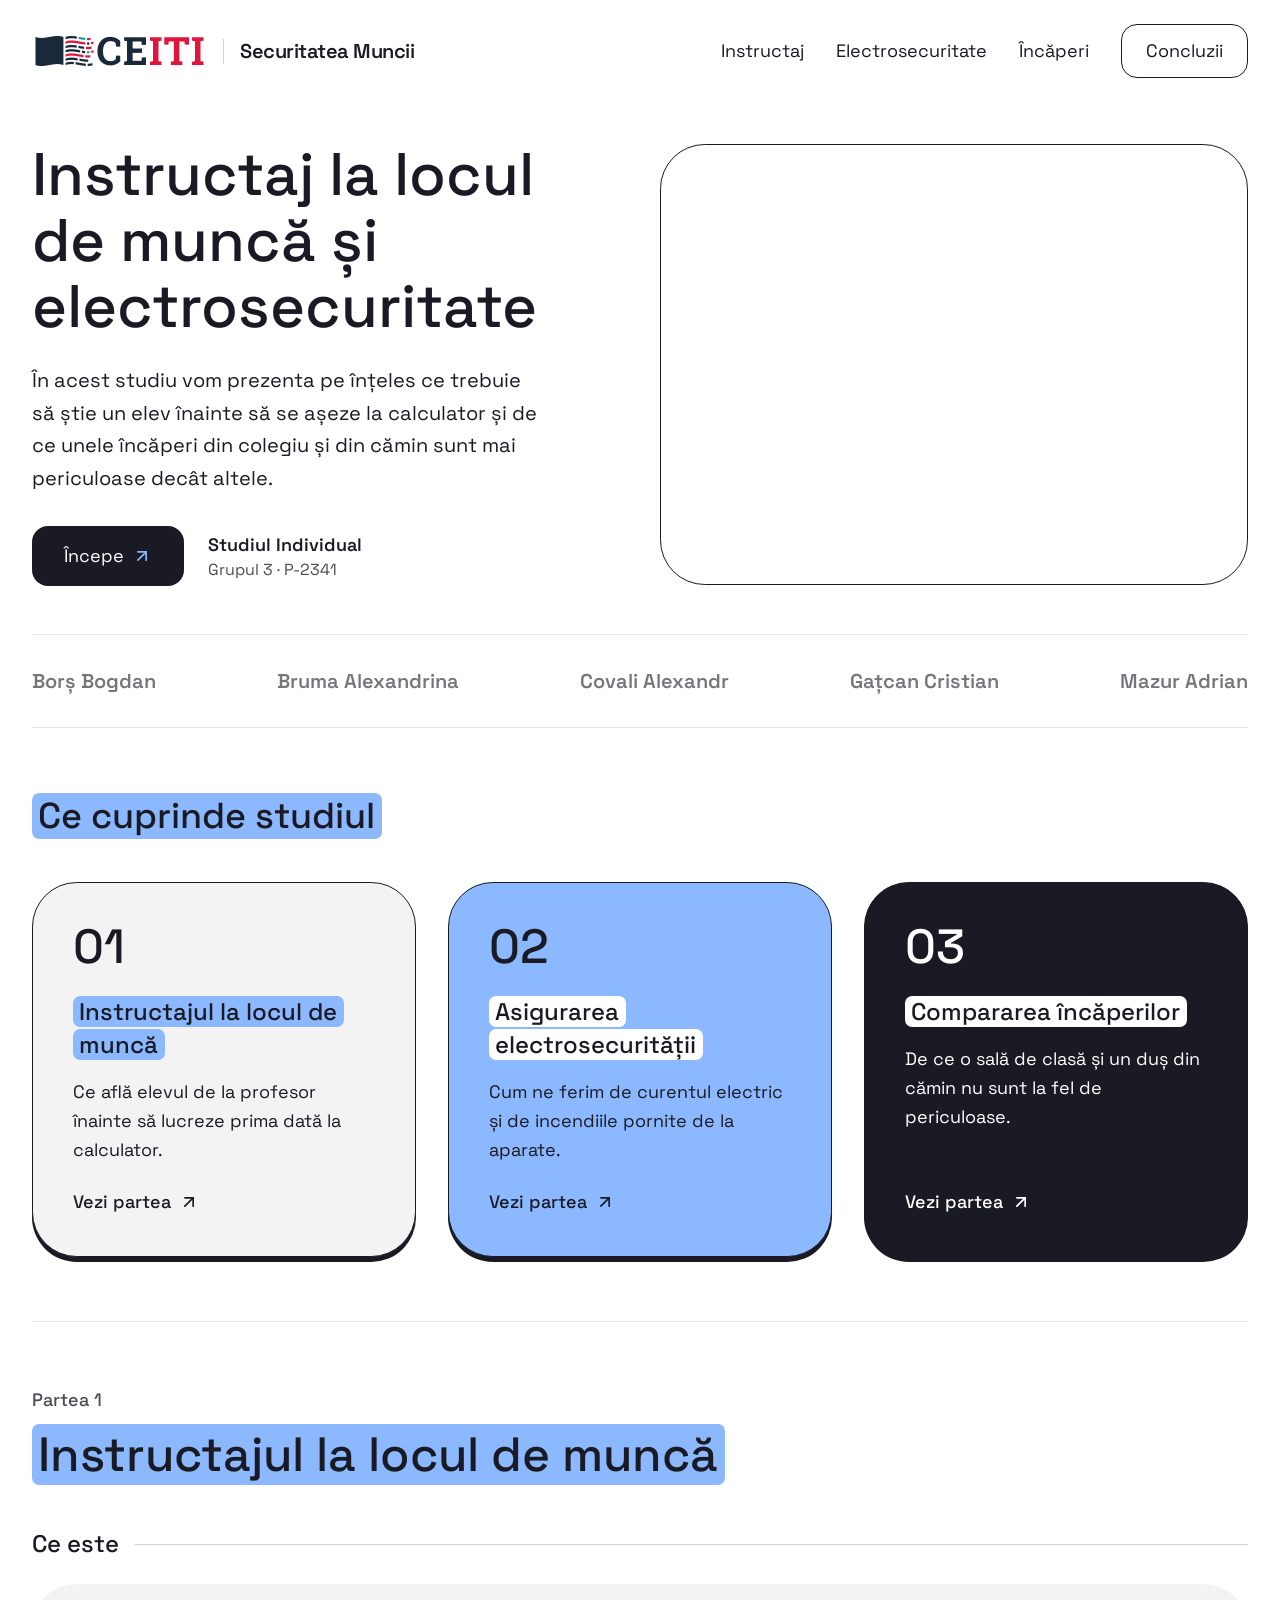
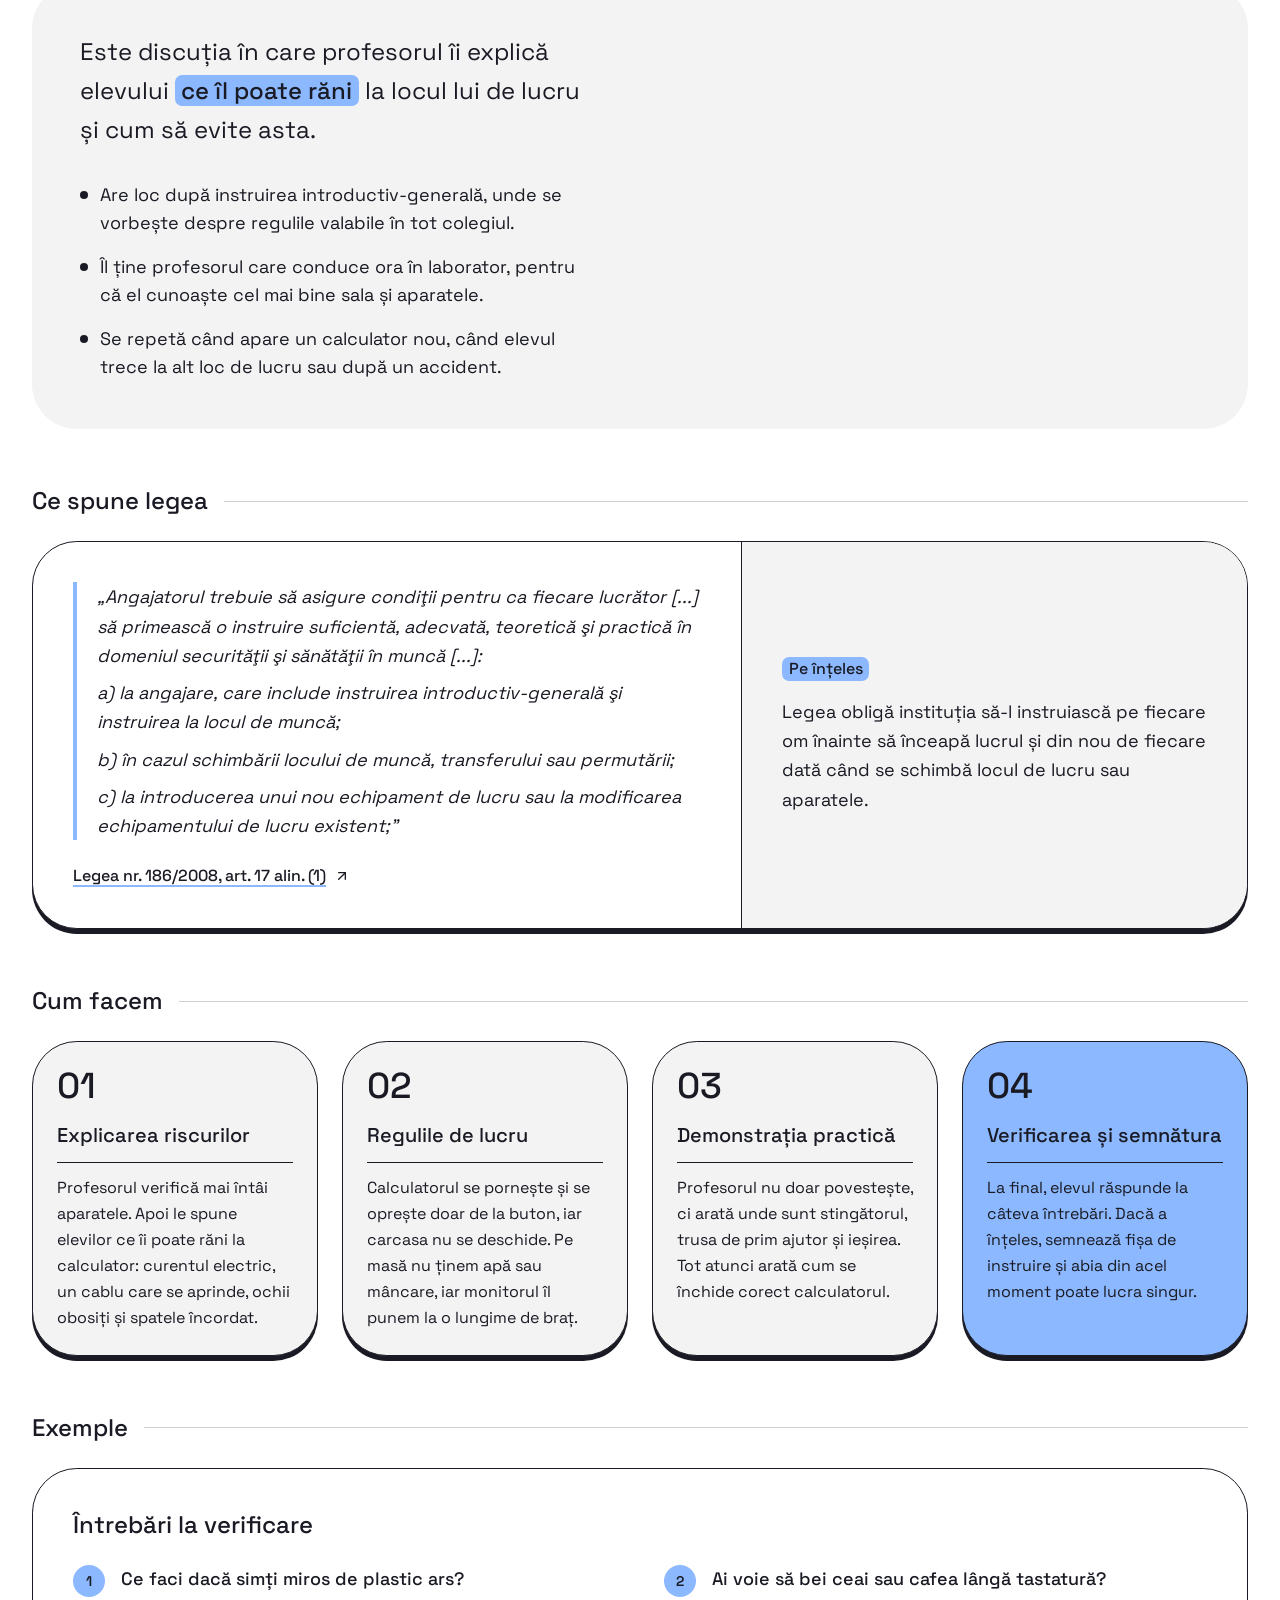
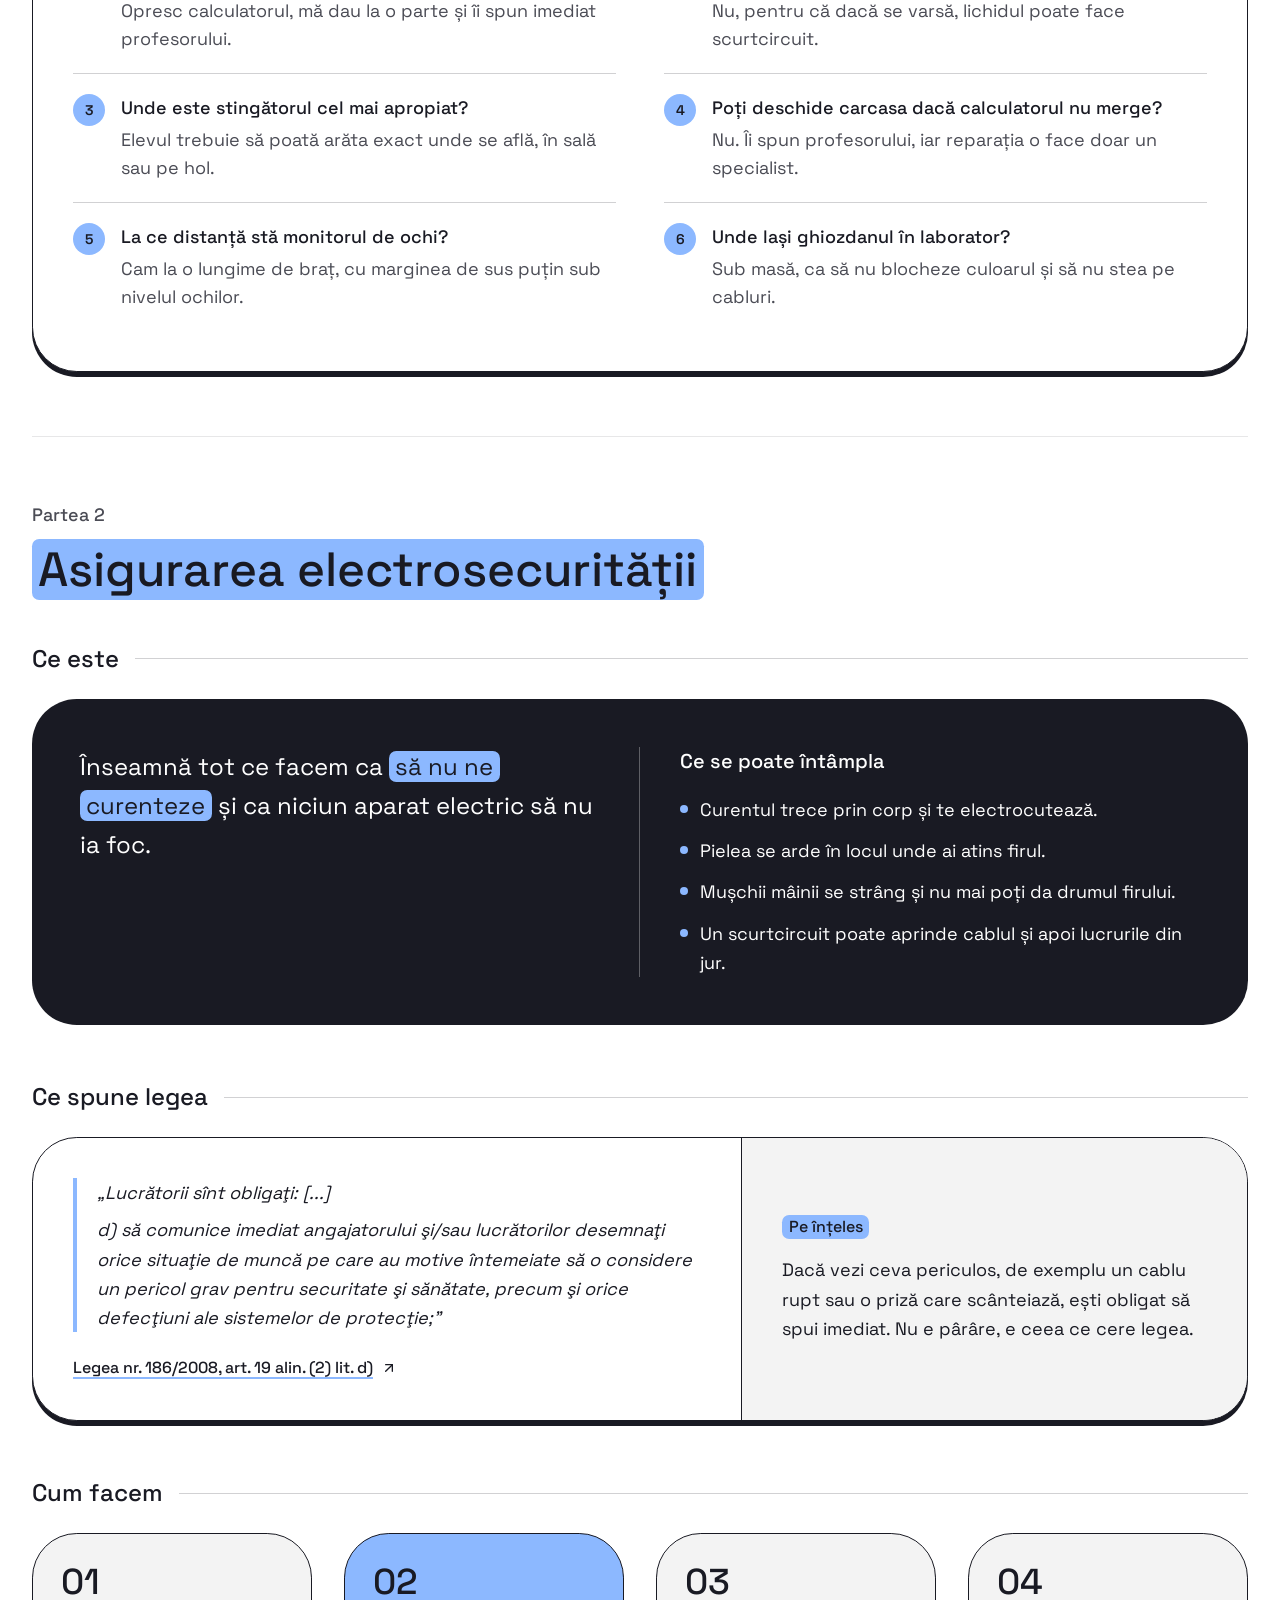
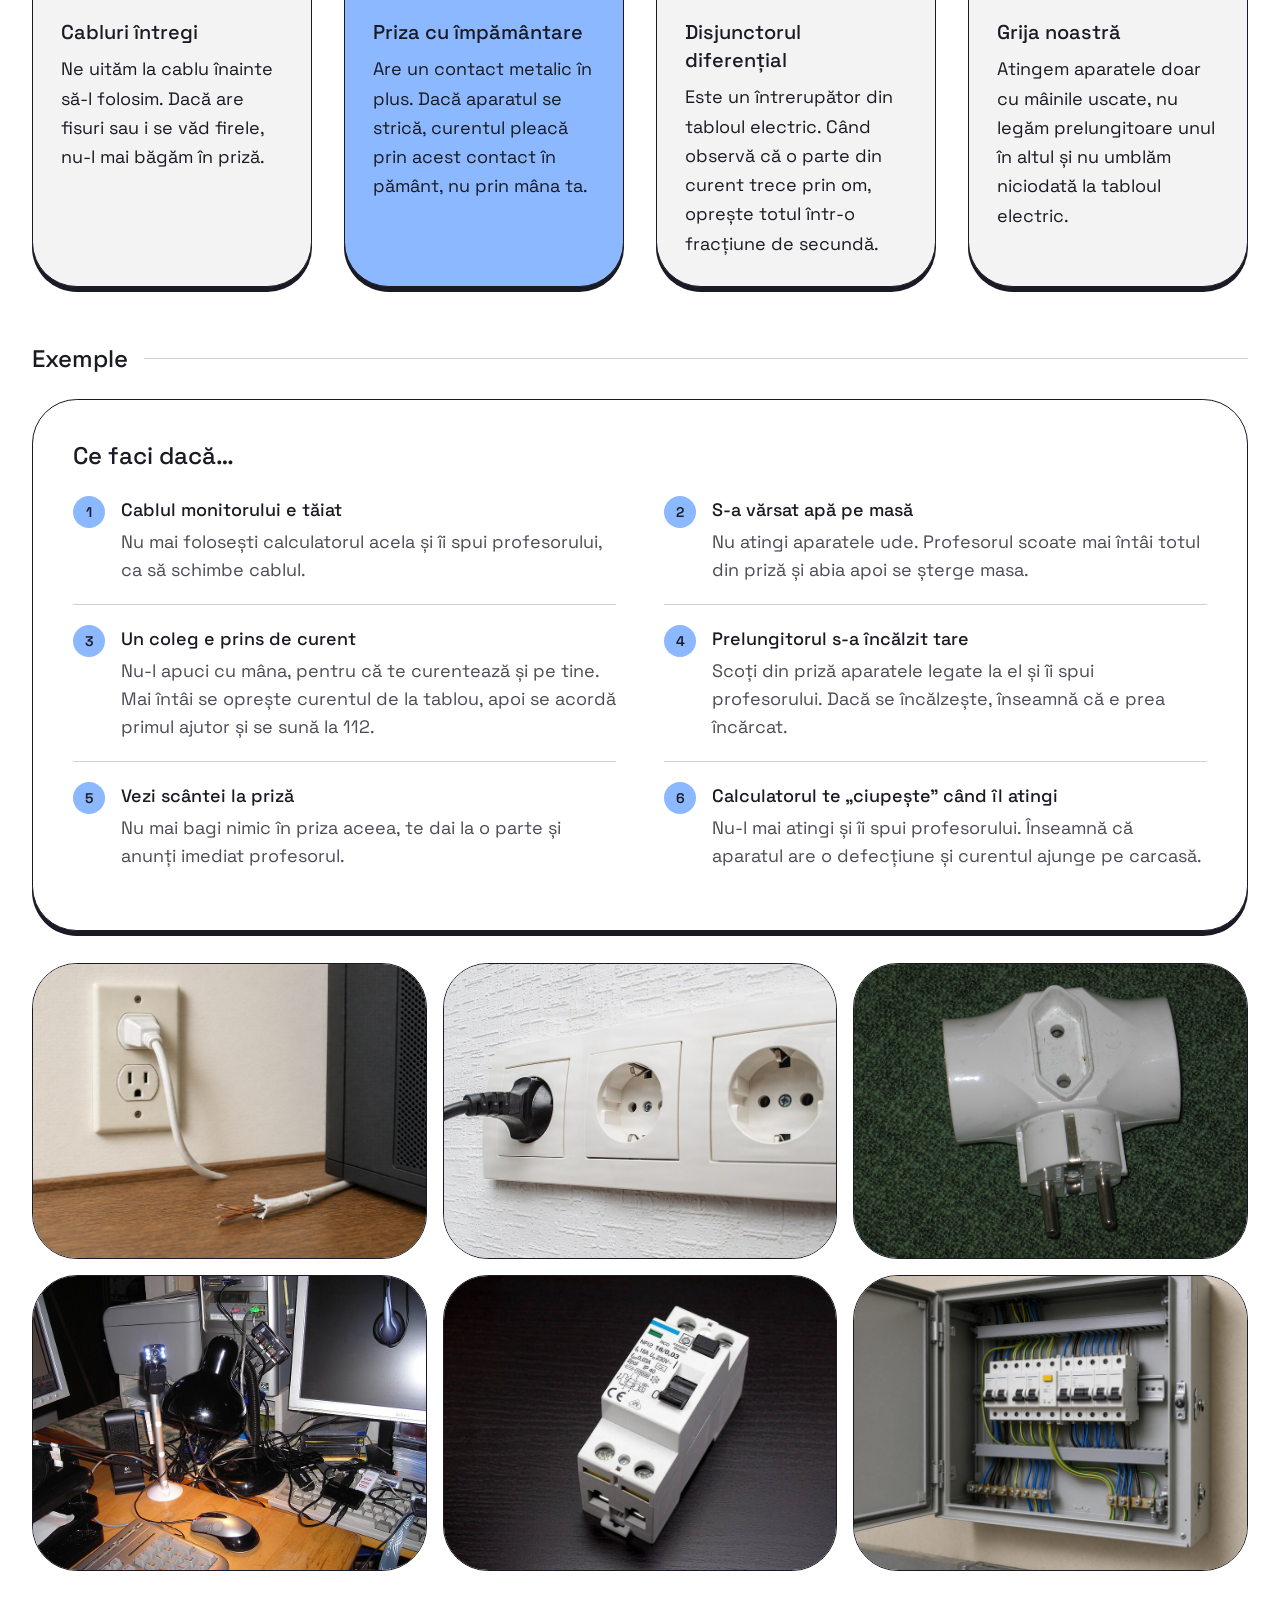
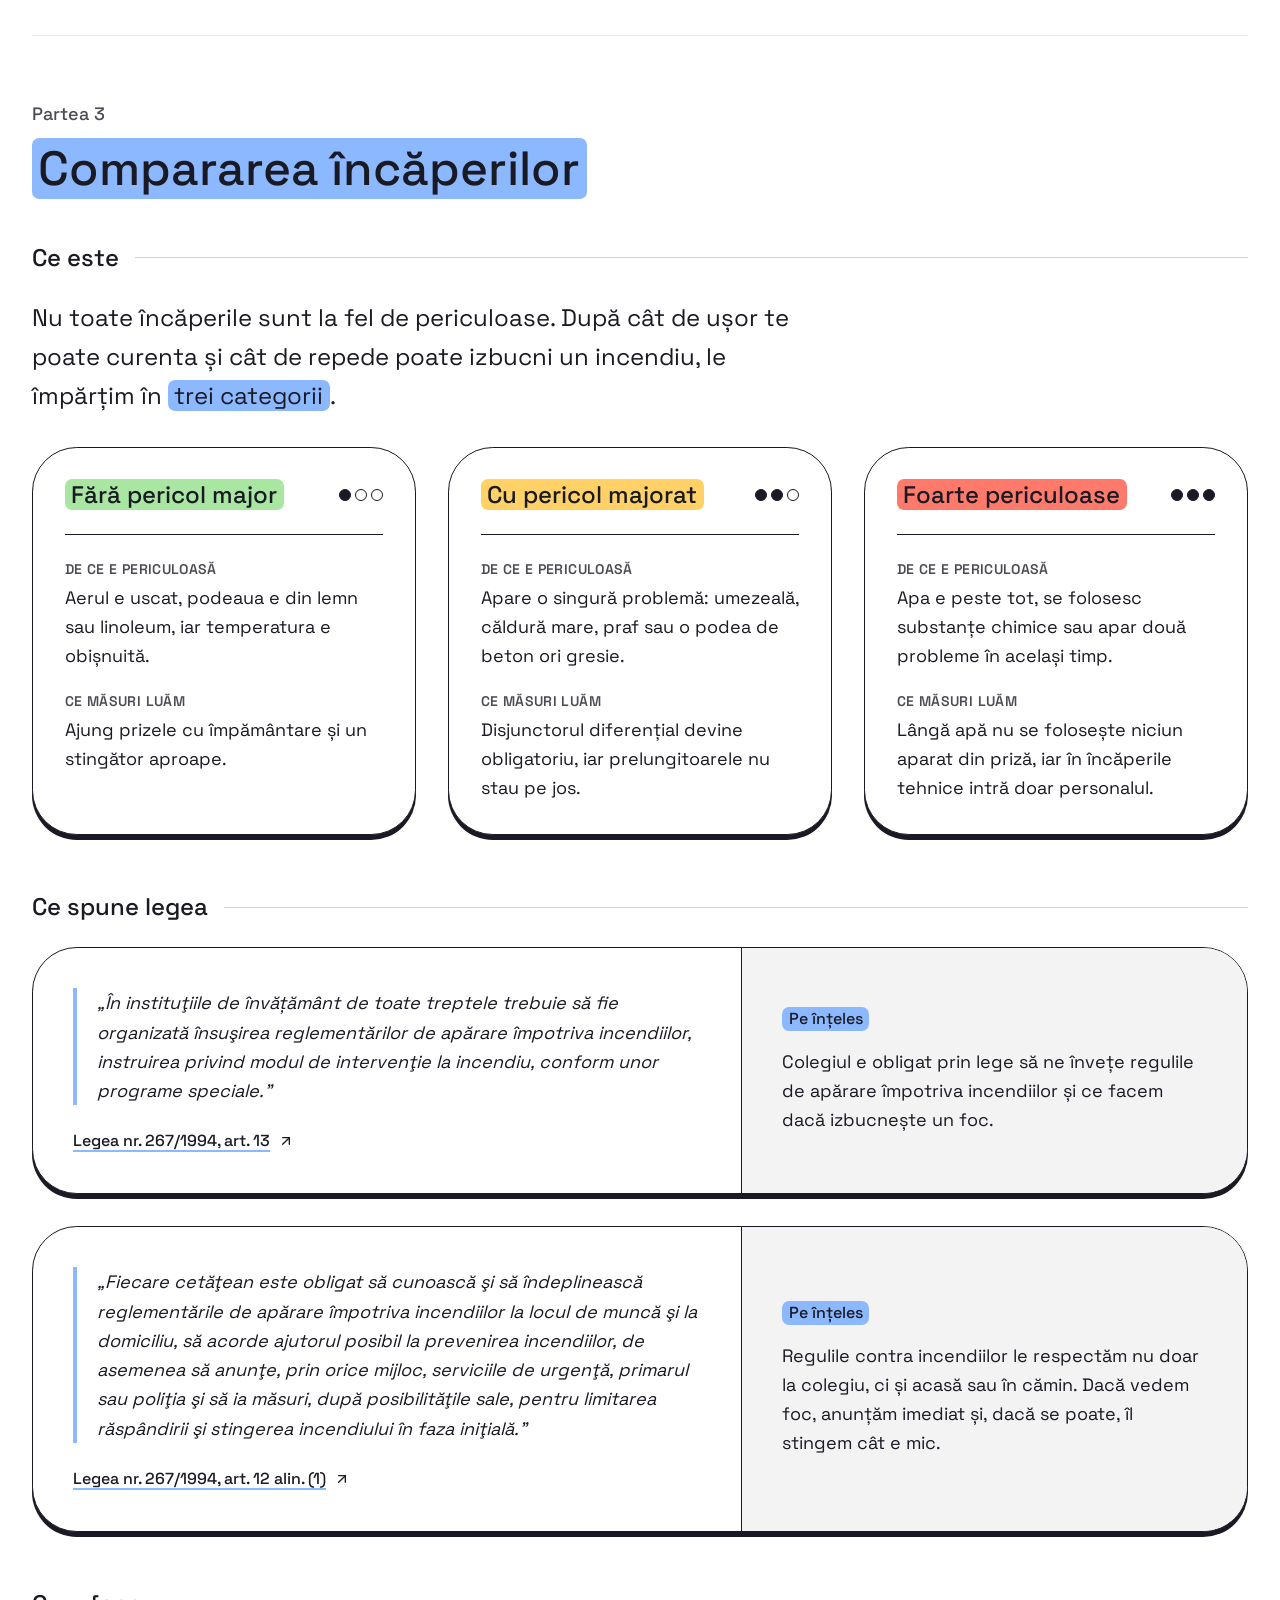
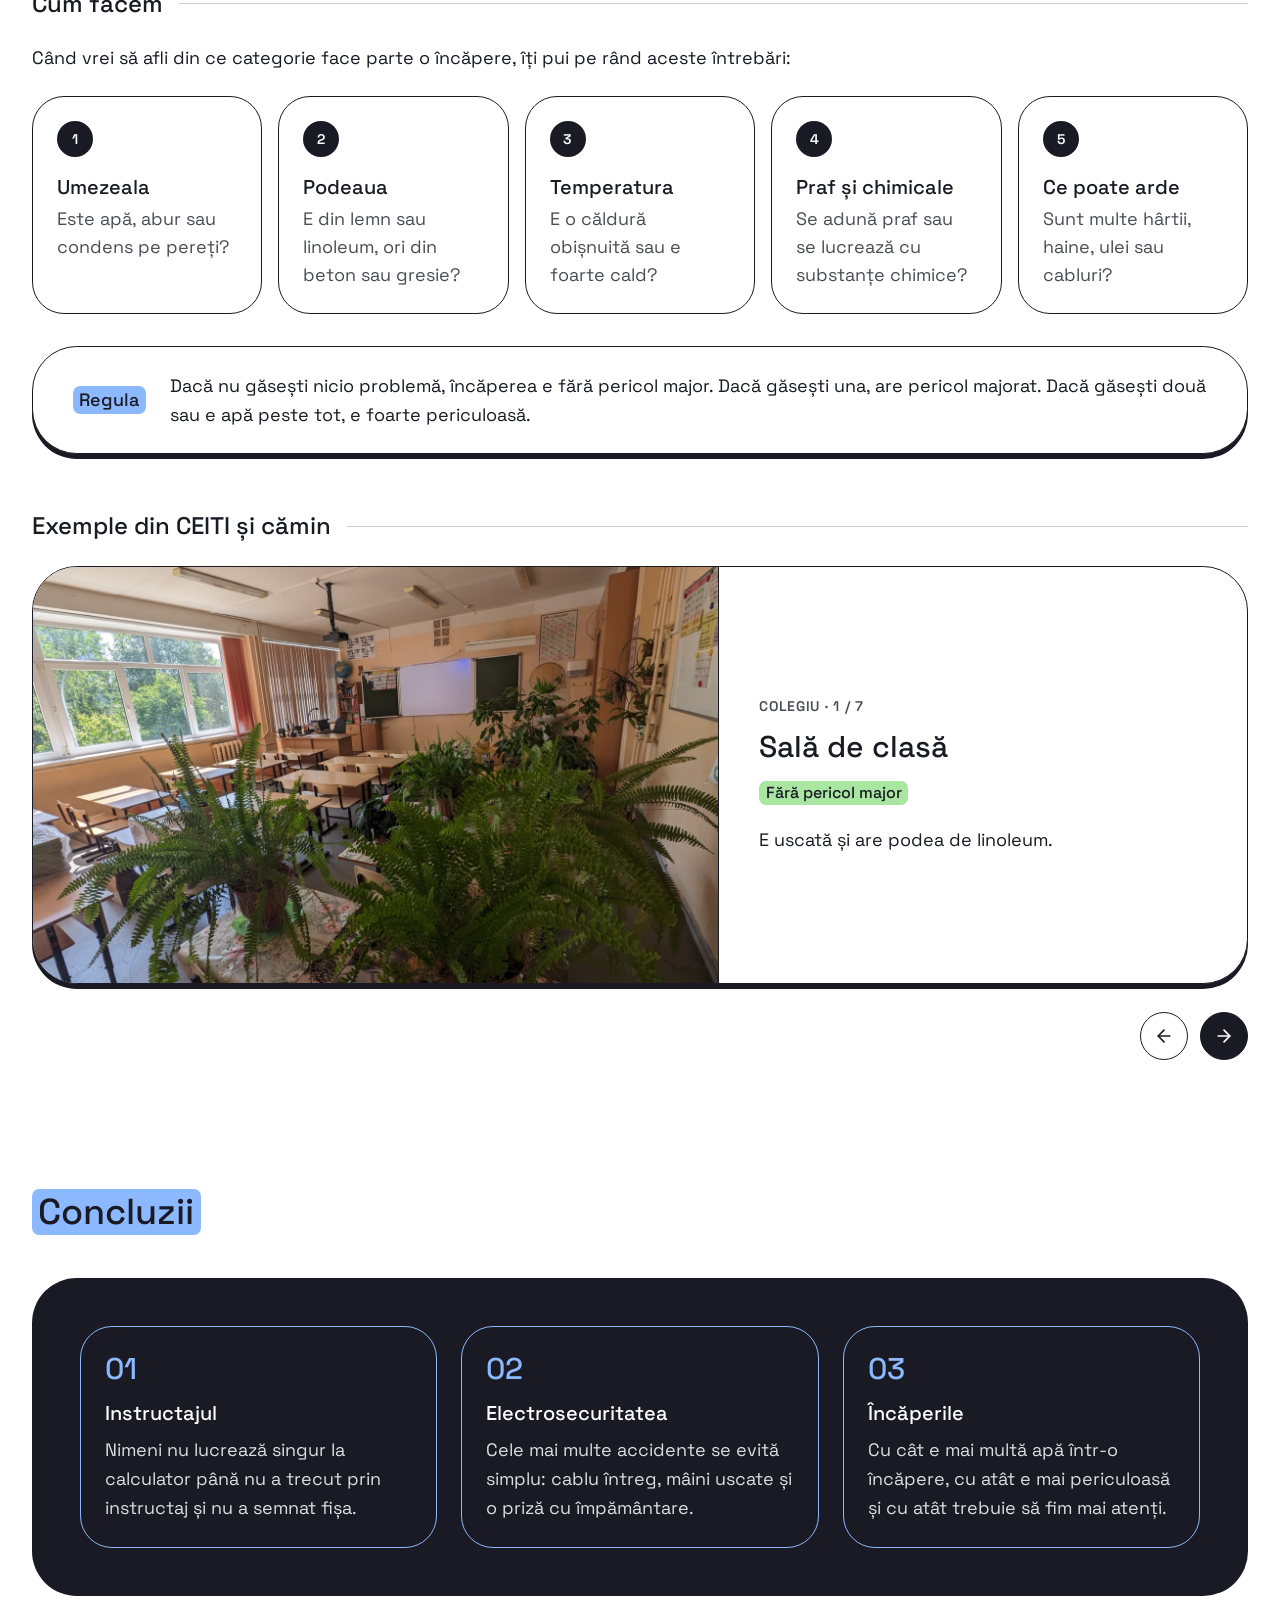
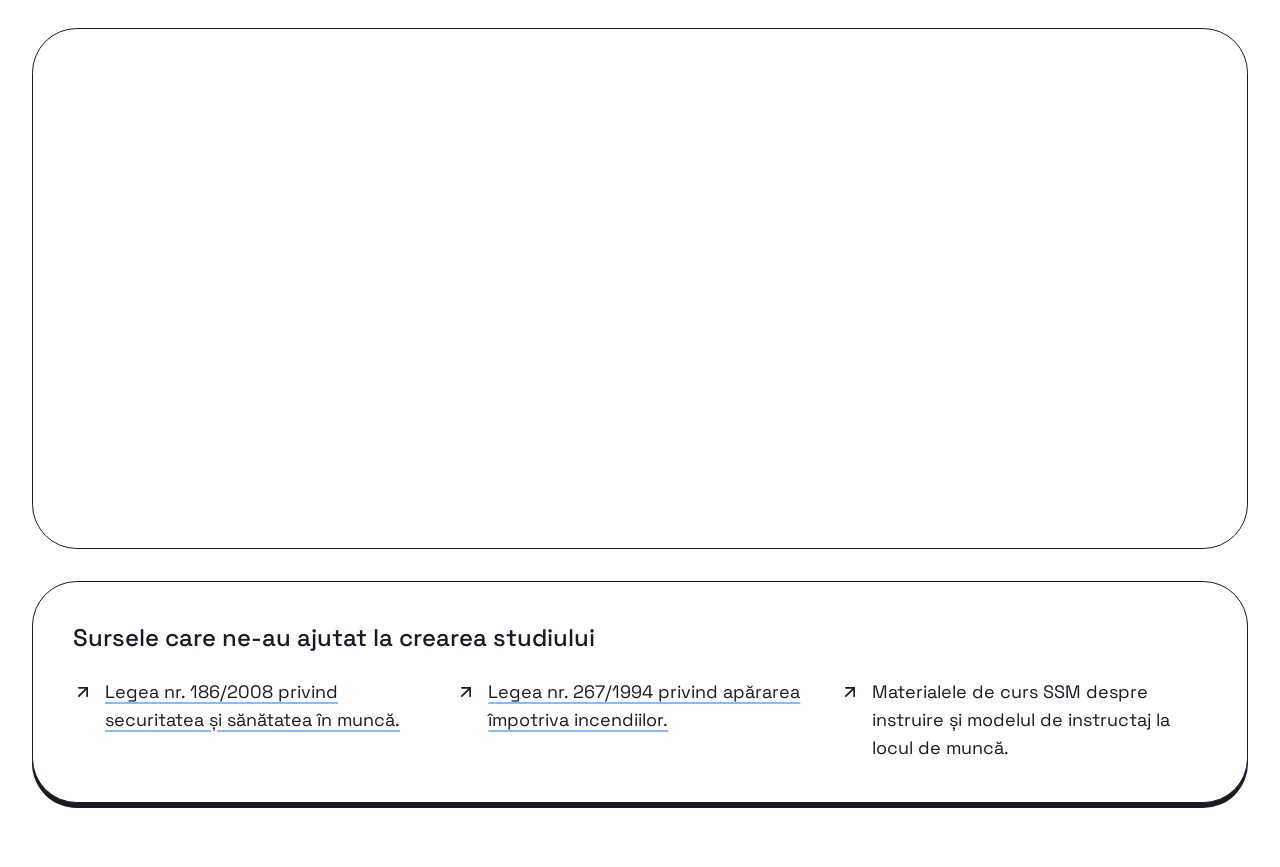
<file: index.html>
<!DOCTYPE html><html lang="ro"><head><meta charSet="utf-8"/><meta name="viewport" content="width=device-width, initial-scale=1"/><link rel="preload" as="image" href="./ceiti-logo.png"/><link rel="preload" as="image" href="./hero-1.jpg"/><link rel="preload" as="image" href="./hero-2.jpg"/><link rel="preload" as="image" href="./hero-3.jpg"/><link rel="preload" as="image" href="./hero-4.jpg"/><link rel="preload" as="image" href="./hero-5.jpg"/><link rel="preload" as="image" href="./hero-6.jpg"/><link rel="preload" as="image" href="./ergonomie.jpg"/><link rel="preload" as="image" href="./lab.jpg"/><link rel="preload" as="image" href="./primajutor.jpg"/><link rel="stylesheet" href="./assets/styles-CRq7HiOu.css" data-precedence="default"/><link rel="stylesheet" href="https://fonts.googleapis.com/css2?family=Space+Grotesk:wght@400;500;600;700&amp;display=swap" data-precedence="default"/><link rel="preload" as="image" href="./stingator.jpg"/><link rel="preload" as="image" href="./evacuare.jpg"/><link rel="preload" as="image" href="./priza.jpg"/><link rel="preload" as="image" href="./prize-impamantare.jpg"/><link rel="preload" as="image" href="./triplu.jpg"/><link rel="preload" as="image" href="./cabluri-incurcate.jpg"/><link rel="preload" as="image" href="./disjunctor.jpg"/><link rel="preload" as="image" href="./tablou.jpg"/><link rel="preload" as="image" href="./sala-clasa.jpg"/><link rel="preload" as="image" href="./subsol.jpg"/><link rel="preload" as="image" href="./camera-camin.jpg"/><link rel="preload" as="image" href="./camin.jpg"/><link rel="preload" as="image" href="./dus.jpg"/><title>SSM · CEITI</title><meta name="description" content="Instructaj la locul de muncă și electrosecuritate — studiu individual SSM, CEITI"/><meta name="theme-color" content="#0a355c"/><link rel="icon" type="image/svg+xml" href="./favicon.svg"/><link rel="preconnect" href="https://fonts.googleapis.com"/><link rel="preconnect" href="https://fonts.gstatic.com" crossorigin="anonymous"/><meta name="apple-mobile-web-app-title" content="SSM · CEITI"><meta name="apple-mobile-web-app-status-bar-style" content="black"></head><body><!--$--><div class="min-h-screen"><header class="sticky top-0 z-50 bg-white/95 backdrop-blur"><div class="mx-auto flex max-w-7xl items-center justify-between px-4 py-4 sm:px-8 lg:py-6"><a href="#top" class="flex items-center gap-3 sm:gap-4"><img src="./ceiti-logo.png" alt="CEITI" class="h-7 w-auto sm:h-9"/><span class="border-l border-dark/20 pl-3 text-base font-semibold leading-tight tracking-tight sm:pl-4 sm:text-xl">Securitatea Muncii</span></a><nav class="hidden items-center gap-8 lg:flex"><a href="#instructaj" class="text-lg hover:underline hover:decoration-brand hover:decoration-4 hover:underline-offset-4">Instructaj</a><a href="#electrosecuritate" class="text-lg hover:underline hover:decoration-brand hover:decoration-4 hover:underline-offset-4">Electrosecuritate</a><a href="#incaperi" class="text-lg hover:underline hover:decoration-brand hover:decoration-4 hover:underline-offset-4">Încăperi</a><a href="#concluzii" class="rounded-2xl border border-dark px-6 py-3 text-lg transition-colors hover:bg-dark hover:text-white">Concluzii</a></nav><button type="button" class="grid h-11 w-11 place-items-center rounded-xl border border-dark lg:hidden" aria-expanded="false" aria-controls="mobile-menu" aria-label="Meniu"><svg xmlns="http://www.w3.org/2000/svg" width="24" height="24" viewBox="0 0 24 24" fill="none" stroke="currentColor" stroke-width="2" stroke-linecap="round" stroke-linejoin="round" class="lucide lucide-menu h-5 w-5" aria-hidden="true"><path d="M4 12h16"></path><path d="M4 18h16"></path><path d="M4 6h16"></path></svg></button></div><div id="mobile-menu" hidden="" class="px-4 pb-4 lg:hidden"><div class="pop bg-white p-3"><a href="#instructaj" class="block rounded-xl px-4 py-3 text-lg hover:bg-brand">Instructaj</a><a href="#electrosecuritate" class="block rounded-xl px-4 py-3 text-lg hover:bg-brand">Electrosecuritate</a><a href="#incaperi" class="block rounded-xl px-4 py-3 text-lg hover:bg-brand">Încăperi</a><a href="#concluzii" class="block rounded-xl px-4 py-3 text-lg hover:bg-brand">Concluzii</a></div></div></header><main id="top" class="mx-auto max-w-7xl px-4 sm:px-8"><section class="grid items-center gap-10 pb-12 pt-6 lg:grid-cols-2 lg:pt-10"><div><h1 class="text-4xl font-medium leading-[1.1] sm:text-6xl">Instructaj la locul de muncă și electrosecuritate</h1><p class="mt-6 max-w-lg text-lg leading-relaxed sm:text-xl">În acest studiu vom prezenta pe înțeles ce trebuie să știe un elev înainte să se așeze la calculator și de ce unele încăperi din colegiu și din cămin sunt mai periculoase decât altele.</p><div class="mt-8 flex flex-wrap items-center gap-x-6 gap-y-4"><a href="#instructaj" class="inline-flex items-center gap-2 rounded-2xl bg-dark px-8 py-4 text-lg text-white transition-colors hover:bg-black">Începe <svg xmlns="http://www.w3.org/2000/svg" width="24" height="24" viewBox="0 0 24 24" fill="none" stroke="currentColor" stroke-width="2" stroke-linecap="round" stroke-linejoin="round" class="lucide lucide-arrow-up-right h-5 w-5 text-brand" aria-hidden="true"><path d="M7 7h10v10"></path><path d="M7 17 17 7"></path></svg></a><div class="leading-snug"><p class="text-lg font-semibold">Studiul Individual</p><p class="text-muted">Grupul 3 · P-2341</p></div></div></div><div class="slideshow relative photo aspect-[4/3]"><img src="./hero-1.jpg" alt="Elevi la ora de informatică într-un laborator modern" class="absolute inset-0 h-full w-full object-cover" style="animation-name:slide-fade-6;animation-duration:30s;animation-delay:-1s"/><img src="./hero-2.jpg" alt="Laborator IT cu monitoare noi și scaune verzi" class="absolute inset-0 h-full w-full object-cover" style="animation-name:slide-fade-6;animation-duration:30s;animation-delay:-26s"/><img src="./hero-3.jpg" alt="Elevi care lucrează la calculatoare lângă fereastră" class="absolute inset-0 h-full w-full object-cover" style="animation-name:slide-fade-6;animation-duration:30s;animation-delay:-21s"/><img src="./hero-4.jpg" alt="Sală de calculatoare luminoasă cu mese de lucru" class="absolute inset-0 h-full w-full object-cover" style="animation-name:slide-fade-6;animation-duration:30s;animation-delay:-16s"/><img src="./hero-5.jpg" alt="Rând de calculatoare pe un birou alb" class="absolute inset-0 h-full w-full object-cover" style="animation-name:slide-fade-6;animation-duration:30s;animation-delay:-11s"/><img src="./hero-6.jpg" alt="Laborator de informatică cu multe calculatoare" class="absolute inset-0 h-full w-full object-cover" style="animation-name:slide-fade-6;animation-duration:30s;animation-delay:-6s"/></div></section><section class="flex flex-wrap justify-between gap-x-8 gap-y-3 border-y border-dark/10 py-8 text-lg font-semibold text-dark/60 sm:text-xl"><span>Borș Bogdan</span><span>Bruma Alexandrina</span><span>Covali Alexandr</span><span>Gațcan Cristian</span><span>Mazur Adrian</span></section><section class="py-12 sm:py-16"><h2 class="mb-10 text-3xl font-medium leading-snug sm:text-4xl"><span class="tag bg-brand">Ce cuprinde studiul</span></h2><div class="grid gap-8 md:grid-cols-3"><a href="#instructaj" class="pop press flex flex-col p-8 sm:p-10 bg-gray"><span class="text-5xl font-medium">01</span><h3 class="mt-6 text-2xl font-medium leading-snug"><span class="tag bg-brand">Instructajul la locul de muncă</span></h3><p class="mt-4 flex-1 text-lg leading-relaxed">Ce află elevul de la profesor înainte să lucreze prima dată la calculator.</p><span class="mt-6 inline-flex items-center gap-2 text-lg font-medium">Vezi partea <svg xmlns="http://www.w3.org/2000/svg" width="24" height="24" viewBox="0 0 24 24" fill="none" stroke="currentColor" stroke-width="2" stroke-linecap="round" stroke-linejoin="round" class="lucide lucide-arrow-up-right h-5 w-5" aria-hidden="true"><path d="M7 7h10v10"></path><path d="M7 17 17 7"></path></svg></span></a><a href="#electrosecuritate" class="pop press flex flex-col p-8 sm:p-10 bg-brand"><span class="text-5xl font-medium">02</span><h3 class="mt-6 text-2xl font-medium leading-snug"><span class="tag bg-white">Asigurarea electrosecurității</span></h3><p class="mt-4 flex-1 text-lg leading-relaxed">Cum ne ferim de curentul electric și de incendiile pornite de la aparate.</p><span class="mt-6 inline-flex items-center gap-2 text-lg font-medium">Vezi partea <svg xmlns="http://www.w3.org/2000/svg" width="24" height="24" viewBox="0 0 24 24" fill="none" stroke="currentColor" stroke-width="2" stroke-linecap="round" stroke-linejoin="round" class="lucide lucide-arrow-up-right h-5 w-5" aria-hidden="true"><path d="M7 7h10v10"></path><path d="M7 17 17 7"></path></svg></span></a><a href="#incaperi" class="pop press flex flex-col p-8 sm:p-10 bg-dark text-white"><span class="text-5xl font-medium">03</span><h3 class="mt-6 text-2xl font-medium leading-snug"><span class="tag bg-white text-dark">Compararea încăperilor</span></h3><p class="mt-4 flex-1 text-lg leading-relaxed">De ce o sală de clasă și un duș din cămin nu sunt la fel de periculoase.</p><span class="mt-6 inline-flex items-center gap-2 text-lg font-medium">Vezi partea <svg xmlns="http://www.w3.org/2000/svg" width="24" height="24" viewBox="0 0 24 24" fill="none" stroke="currentColor" stroke-width="2" stroke-linecap="round" stroke-linejoin="round" class="lucide lucide-arrow-up-right h-5 w-5" aria-hidden="true"><path d="M7 7h10v10"></path><path d="M7 17 17 7"></path></svg></span></a></div></section><section id="instructaj" class="border-t border-dark/10 py-12 sm:py-16"><p class="text-lg font-medium text-muted">Partea 1</p><h2 class="mt-2 text-3xl font-medium leading-snug sm:text-5xl"><span class="tag bg-brand">Instructajul la locul de muncă</span></h2><div class="mt-10 space-y-14"><div><h3 class="mb-6 flex items-center gap-4 text-xl font-medium sm:text-2xl">Ce este<span class="h-px flex-1 bg-dark/20"></span></h3><div class="grid overflow-hidden rounded-[2rem] bg-gray md:grid-cols-2 md:rounded-[2.8rem]"><div class="p-8 sm:p-12"><p class="text-xl leading-relaxed sm:text-2xl">Este discuția în care profesorul îi explică elevului <b class="tag bg-brand font-medium">ce îl poate răni</b> la locul lui de lucru și cum să evite asta.</p><ul class="mt-8 space-y-4 text-lg"><li class="flex gap-3"><span class="mt-2.5 h-2 w-2 shrink-0 rounded-full bg-dark"></span><span>Are loc după instruirea introductiv-generală, unde se vorbește despre regulile valabile în tot colegiul.</span></li><li class="flex gap-3"><span class="mt-2.5 h-2 w-2 shrink-0 rounded-full bg-dark"></span><span>Îl ține profesorul care conduce ora în laborator, pentru că el cunoaște cel mai bine sala și aparatele.</span></li><li class="flex gap-3"><span class="mt-2.5 h-2 w-2 shrink-0 rounded-full bg-dark"></span><span>Se repetă când apare un calculator nou, când elevul trece la alt loc de lucru sau după un accident.</span></li></ul></div><div class="slideshow relative h-full min-h-72"><img src="./ergonomie.jpg" alt="Post de lucru cu monitor, tastatură și scaun" class="absolute inset-0 h-full w-full object-cover" style="animation-name:slide-fade-5;animation-duration:25s;animation-delay:-1s"/><img src="./lab.jpg" alt="Laborator de informatică" class="absolute inset-0 h-full w-full object-cover" style="animation-name:slide-fade-5;animation-duration:25s;animation-delay:-21s"/><img src="./primajutor.jpg" alt="Trusă de prim ajutor și plan de evacuare" class="absolute inset-0 h-full w-full object-cover" style="animation-name:slide-fade-5;animation-duration:25s;animation-delay:-16s"/><img src="./stingator.jpg" alt="Stingător pe perete, lângă ieșire" class="absolute inset-0 h-full w-full object-cover" style="animation-name:slide-fade-5;animation-duration:25s;animation-delay:-11s"/><img src="./evacuare.jpg" alt="Hol cu indicatoare de evacuare" class="absolute inset-0 h-full w-full object-cover" style="animation-name:slide-fade-5;animation-duration:25s;animation-delay:-6s"/></div></div></div><div><h3 class="mb-6 flex items-center gap-4 text-xl font-medium sm:text-2xl">Ce spune legea<span class="h-px flex-1 bg-dark/20"></span></h3><figure class="pop grid overflow-hidden bg-white md:grid-cols-[1.4fr_1fr]"><blockquote class="p-8 sm:p-10"><div class="space-y-2 border-l-4 border-brand pl-5 text-lg italic leading-relaxed"><p>„Angajatorul trebuie să asigure condiţii pentru ca fiecare lucrător [...] să primească o instruire suficientă, adecvată, teoretică şi practică în domeniul securităţii şi sănătăţii în muncă [...]:</p><p>a) la angajare, care include instruirea introductiv-generală şi instruirea la locul de muncă;</p><p>b) în cazul schimbării locului de muncă, transferului sau permutării;</p><p>c) la introducerea unui nou echipament de lucru sau la modificarea echipamentului de lucru existent;”</p></div><figcaption class="mt-6"><a href="https://www.legis.md/cautare/getResults?doc_id=142427&amp;lang=ro" target="_blank" rel="noopener noreferrer" class="inline-flex items-center gap-2 font-medium not-italic underline decoration-brand decoration-2 underline-offset-4 hover:decoration-dark">Legea nr. 186/2008, art. 17 alin. (1)<!-- --> <svg xmlns="http://www.w3.org/2000/svg" width="24" height="24" viewBox="0 0 24 24" fill="none" stroke="currentColor" stroke-width="2" stroke-linecap="round" stroke-linejoin="round" class="lucide lucide-arrow-up-right h-4 w-4" aria-hidden="true"><path d="M7 7h10v10"></path><path d="M7 17 17 7"></path></svg></a></figcaption></blockquote><div class="flex flex-col justify-center border-t border-dark bg-gray p-8 sm:p-10 md:border-l md:border-t-0"><span class="tag w-fit bg-brand text-base font-medium">Pe înțeles</span><p class="mt-4 text-lg leading-relaxed">Legea obligă instituția să-l instruiască pe fiecare om înainte să înceapă lucrul și din nou de fiecare dată când se schimbă locul de lucru sau aparatele.</p></div></figure></div><div><h3 class="mb-6 flex items-center gap-4 text-xl font-medium sm:text-2xl">Cum facem<span class="h-px flex-1 bg-dark/20"></span></h3><ol class="grid gap-6 sm:grid-cols-2 lg:grid-cols-4"><li class="pop flex flex-col p-6 bg-gray"><span class="text-4xl font-medium">0<!-- -->1</span><h4 class="mt-4 border-b border-dark pb-3 text-xl font-medium leading-snug">Explicarea riscurilor</h4><p class="mt-3 text-base leading-relaxed">Profesorul verifică mai întâi aparatele. Apoi le spune elevilor ce îi poate răni la calculator: curentul electric, un cablu care se aprinde, ochii obosiți și spatele încordat.</p></li><li class="pop flex flex-col p-6 bg-gray"><span class="text-4xl font-medium">0<!-- -->2</span><h4 class="mt-4 border-b border-dark pb-3 text-xl font-medium leading-snug">Regulile de lucru</h4><p class="mt-3 text-base leading-relaxed">Calculatorul se pornește și se oprește doar de la buton, iar carcasa nu se deschide. Pe masă nu ținem apă sau mâncare, iar monitorul îl punem la o lungime de braț.</p></li><li class="pop flex flex-col p-6 bg-gray"><span class="text-4xl font-medium">0<!-- -->3</span><h4 class="mt-4 border-b border-dark pb-3 text-xl font-medium leading-snug">Demonstrația practică</h4><p class="mt-3 text-base leading-relaxed">Profesorul nu doar povestește, ci arată unde sunt stingătorul, trusa de prim ajutor și ieșirea. Tot atunci arată cum se închide corect calculatorul.</p></li><li class="pop flex flex-col p-6 bg-brand"><span class="text-4xl font-medium">0<!-- -->4</span><h4 class="mt-4 border-b border-dark pb-3 text-xl font-medium leading-snug">Verificarea și semnătura</h4><p class="mt-3 text-base leading-relaxed">La final, elevul răspunde la câteva întrebări. Dacă a înțeles, semnează fișa de instruire și abia din acel moment poate lucra singur.</p></li></ol></div><div><h3 class="mb-6 flex items-center gap-4 text-xl font-medium sm:text-2xl">Exemple<span class="h-px flex-1 bg-dark/20"></span></h3><div class="pop bg-white p-8 sm:p-10"><h3 class="text-2xl font-medium">Întrebări la verificare</h3><dl class="mt-6 grid gap-x-12 md:grid-cols-2"><div class="flex gap-4 border-t border-dark/20 py-5 md:border-t-0 md:pt-0 border-t-0 pt-0"><span class="grid h-8 w-8 shrink-0 place-items-center rounded-full bg-brand text-sm font-semibold">1</span><div><dt class="text-lg font-medium">Ce faci dacă simți miros de plastic ars?</dt><dd class="mt-1 text-lg text-muted">Opresc calculatorul, mă dau la o parte și îi spun imediat profesorului.</dd></div></div><div class="flex gap-4 border-t border-dark/20 py-5 md:border-t-0 md:pt-0 "><span class="grid h-8 w-8 shrink-0 place-items-center rounded-full bg-brand text-sm font-semibold">2</span><div><dt class="text-lg font-medium">Ai voie să bei ceai sau cafea lângă tastatură?</dt><dd class="mt-1 text-lg text-muted">Nu, pentru că dacă se varsă, lichidul poate face scurtcircuit.</dd></div></div><div class="flex gap-4 border-t border-dark/20 py-5  "><span class="grid h-8 w-8 shrink-0 place-items-center rounded-full bg-brand text-sm font-semibold">3</span><div><dt class="text-lg font-medium">Unde este stingătorul cel mai apropiat?</dt><dd class="mt-1 text-lg text-muted">Elevul trebuie să poată arăta exact unde se află, în sală sau pe hol.</dd></div></div><div class="flex gap-4 border-t border-dark/20 py-5  "><span class="grid h-8 w-8 shrink-0 place-items-center rounded-full bg-brand text-sm font-semibold">4</span><div><dt class="text-lg font-medium">Poți deschide carcasa dacă calculatorul nu merge?</dt><dd class="mt-1 text-lg text-muted">Nu. Îi spun profesorului, iar reparația o face doar un specialist.</dd></div></div><div class="flex gap-4 border-t border-dark/20 py-5  "><span class="grid h-8 w-8 shrink-0 place-items-center rounded-full bg-brand text-sm font-semibold">5</span><div><dt class="text-lg font-medium">La ce distanță stă monitorul de ochi?</dt><dd class="mt-1 text-lg text-muted">Cam la o lungime de braț, cu marginea de sus puțin sub nivelul ochilor.</dd></div></div><div class="flex gap-4 border-t border-dark/20 py-5  "><span class="grid h-8 w-8 shrink-0 place-items-center rounded-full bg-brand text-sm font-semibold">6</span><div><dt class="text-lg font-medium">Unde lași ghiozdanul în laborator?</dt><dd class="mt-1 text-lg text-muted">Sub masă, ca să nu blocheze culoarul și să nu stea pe cabluri.</dd></div></div></dl></div></div></div></section><section id="electrosecuritate" class="border-t border-dark/10 py-12 sm:py-16"><p class="text-lg font-medium text-muted">Partea 2</p><h2 class="mt-2 text-3xl font-medium leading-snug sm:text-5xl"><span class="tag bg-brand">Asigurarea electrosecurității</span></h2><div class="mt-10 space-y-14"><div><h3 class="mb-6 flex items-center gap-4 text-xl font-medium sm:text-2xl">Ce este<span class="h-px flex-1 bg-dark/20"></span></h3><div class="grid rounded-[2rem] bg-dark p-8 text-white sm:p-12 md:grid-cols-2 md:divide-x md:divide-white/30 md:rounded-[2.8rem]"><div class="pb-8 md:pb-0 md:pr-10"><p class="text-xl leading-relaxed sm:text-2xl">Înseamnă tot ce facem ca <span class="tag bg-brand text-dark">să nu ne curenteze</span> și ca niciun aparat electric să nu ia foc.</p></div><div class="border-t border-white/30 pt-8 md:border-t-0 md:pl-10 md:pt-0"><h4 class="text-xl font-medium">Ce se poate întâmpla</h4><ul class="mt-5 space-y-3"><li class="flex gap-3 text-lg leading-relaxed"><span class="mt-2.5 h-2 w-2 shrink-0 rounded-full bg-brand"></span>Curentul trece prin corp și te electrocutează.</li><li class="flex gap-3 text-lg leading-relaxed"><span class="mt-2.5 h-2 w-2 shrink-0 rounded-full bg-brand"></span>Pielea se arde în locul unde ai atins firul.</li><li class="flex gap-3 text-lg leading-relaxed"><span class="mt-2.5 h-2 w-2 shrink-0 rounded-full bg-brand"></span>Mușchii mâinii se strâng și nu mai poți da drumul firului.</li><li class="flex gap-3 text-lg leading-relaxed"><span class="mt-2.5 h-2 w-2 shrink-0 rounded-full bg-brand"></span>Un scurtcircuit poate aprinde cablul și apoi lucrurile din jur.</li></ul></div></div></div><div><h3 class="mb-6 flex items-center gap-4 text-xl font-medium sm:text-2xl">Ce spune legea<span class="h-px flex-1 bg-dark/20"></span></h3><figure class="pop grid overflow-hidden bg-white md:grid-cols-[1.4fr_1fr]"><blockquote class="p-8 sm:p-10"><div class="space-y-2 border-l-4 border-brand pl-5 text-lg italic leading-relaxed"><p>„Lucrătorii sînt obligaţi: [...]</p><p>d) să comunice imediat angajatorului şi/sau lucrătorilor desemnaţi orice situaţie de muncă pe care au motive întemeiate să o considere un pericol grav pentru securitate şi sănătate, precum şi orice defecţiuni ale sistemelor de protecţie;”</p></div><figcaption class="mt-6"><a href="https://www.legis.md/cautare/getResults?doc_id=142427&amp;lang=ro" target="_blank" rel="noopener noreferrer" class="inline-flex items-center gap-2 font-medium not-italic underline decoration-brand decoration-2 underline-offset-4 hover:decoration-dark">Legea nr. 186/2008, art. 19 alin. (2) lit. d)<!-- --> <svg xmlns="http://www.w3.org/2000/svg" width="24" height="24" viewBox="0 0 24 24" fill="none" stroke="currentColor" stroke-width="2" stroke-linecap="round" stroke-linejoin="round" class="lucide lucide-arrow-up-right h-4 w-4" aria-hidden="true"><path d="M7 7h10v10"></path><path d="M7 17 17 7"></path></svg></a></figcaption></blockquote><div class="flex flex-col justify-center border-t border-dark bg-gray p-8 sm:p-10 md:border-l md:border-t-0"><span class="tag w-fit bg-brand text-base font-medium">Pe înțeles</span><p class="mt-4 text-lg leading-relaxed">Dacă vezi ceva periculos, de exemplu un cablu rupt sau o priză care scânteiază, ești obligat să spui imediat. Nu e pârâre, e ceea ce cere legea.</p></div></figure></div><div><h3 class="mb-6 flex items-center gap-4 text-xl font-medium sm:text-2xl">Cum facem<span class="h-px flex-1 bg-dark/20"></span></h3><div class="grid gap-8 sm:grid-cols-2 lg:grid-cols-4"><article class="pop flex flex-col p-7 bg-gray"><span class="text-4xl font-medium">0<!-- -->1</span><h3 class="mt-4 text-xl font-medium">Cabluri întregi</h3><p class="mt-2 text-lg leading-relaxed">Ne uităm la cablu înainte să-l folosim. Dacă are fisuri sau i se văd firele, nu-l mai băgăm în priză.</p></article><article class="pop flex flex-col p-7 bg-brand"><span class="text-4xl font-medium">0<!-- -->2</span><h3 class="mt-4 text-xl font-medium">Priza cu împământare</h3><p class="mt-2 text-lg leading-relaxed">Are un contact metalic în plus. Dacă aparatul se strică, curentul pleacă prin acest contact în pământ, nu prin mâna ta.</p></article><article class="pop flex flex-col p-7 bg-gray"><span class="text-4xl font-medium">0<!-- -->3</span><h3 class="mt-4 text-xl font-medium">Disjunctorul diferențial</h3><p class="mt-2 text-lg leading-relaxed">Este un întrerupător din tabloul electric. Când observă că o parte din curent trece prin om, oprește totul într-o fracțiune de secundă.</p></article><article class="pop flex flex-col p-7 bg-gray"><span class="text-4xl font-medium">0<!-- -->4</span><h3 class="mt-4 text-xl font-medium">Grija noastră</h3><p class="mt-2 text-lg leading-relaxed">Atingem aparatele doar cu mâinile uscate, nu legăm prelungitoare unul în altul și nu umblăm niciodată la tabloul electric.</p></article></div></div><div><h3 class="mb-6 flex items-center gap-4 text-xl font-medium sm:text-2xl">Exemple<span class="h-px flex-1 bg-dark/20"></span></h3><div class="pop bg-white p-8 sm:p-10"><h3 class="text-2xl font-medium">Ce faci dacă…</h3><dl class="mt-6 grid gap-x-12 md:grid-cols-2"><div class="flex gap-4 border-t border-dark/20 py-5 md:border-t-0 md:pt-0 border-t-0 pt-0"><span class="grid h-8 w-8 shrink-0 place-items-center rounded-full bg-brand text-sm font-semibold">1</span><div><dt class="text-lg font-medium">Cablul monitorului e tăiat</dt><dd class="mt-1 text-lg text-muted">Nu mai folosești calculatorul acela și îi spui profesorului, ca să schimbe cablul.</dd></div></div><div class="flex gap-4 border-t border-dark/20 py-5 md:border-t-0 md:pt-0 "><span class="grid h-8 w-8 shrink-0 place-items-center rounded-full bg-brand text-sm font-semibold">2</span><div><dt class="text-lg font-medium">S-a vărsat apă pe masă</dt><dd class="mt-1 text-lg text-muted">Nu atingi aparatele ude. Profesorul scoate mai întâi totul din priză și abia apoi se șterge masa.</dd></div></div><div class="flex gap-4 border-t border-dark/20 py-5  "><span class="grid h-8 w-8 shrink-0 place-items-center rounded-full bg-brand text-sm font-semibold">3</span><div><dt class="text-lg font-medium">Un coleg e prins de curent</dt><dd class="mt-1 text-lg text-muted">Nu-l apuci cu mâna, pentru că te curentează și pe tine. Mai întâi se oprește curentul de la tablou, apoi se acordă primul ajutor și se sună la 112.</dd></div></div><div class="flex gap-4 border-t border-dark/20 py-5  "><span class="grid h-8 w-8 shrink-0 place-items-center rounded-full bg-brand text-sm font-semibold">4</span><div><dt class="text-lg font-medium">Prelungitorul s-a încălzit tare</dt><dd class="mt-1 text-lg text-muted">Scoți din priză aparatele legate la el și îi spui profesorului. Dacă se încălzește, înseamnă că e prea încărcat.</dd></div></div><div class="flex gap-4 border-t border-dark/20 py-5  "><span class="grid h-8 w-8 shrink-0 place-items-center rounded-full bg-brand text-sm font-semibold">5</span><div><dt class="text-lg font-medium">Vezi scântei la priză</dt><dd class="mt-1 text-lg text-muted">Nu mai bagi nimic în priza aceea, te dai la o parte și anunți imediat profesorul.</dd></div></div><div class="flex gap-4 border-t border-dark/20 py-5  "><span class="grid h-8 w-8 shrink-0 place-items-center rounded-full bg-brand text-sm font-semibold">6</span><div><dt class="text-lg font-medium">Calculatorul te „ciupește” când îl atingi</dt><dd class="mt-1 text-lg text-muted">Nu-l mai atingi și îi spui profesorului. Înseamnă că aparatul are o defecțiune și curentul ajunge pe carcasă.</dd></div></div></dl></div><div class="mt-8 grid grid-cols-2 gap-4 md:grid-cols-3"><figure tabindex="0" class="photo group relative aspect-[4/3] outline-none"><img src="./priza.jpg" alt="Priză cu un cablu deteriorat" class="h-full w-full object-cover"/><figcaption class="absolute inset-0 flex items-end bg-dark/75 p-4 text-sm leading-snug text-white opacity-0 transition-opacity duration-200 group-hover:opacity-100 group-focus:opacity-100 sm:p-6 sm:text-lg">Cablul are izolația ruptă și firele la vedere, așa că nu se mai folosește.</figcaption></figure><figure tabindex="0" class="photo group relative aspect-[4/3] outline-none"><img src="./prize-impamantare.jpg" alt="Prize cu contact de împământare" class="h-full w-full object-cover"/><figcaption class="absolute inset-0 flex items-end bg-dark/75 p-4 text-sm leading-snug text-white opacity-0 transition-opacity duration-200 group-hover:opacity-100 group-focus:opacity-100 sm:p-6 sm:text-lg">Contactul metalic din priză duce curentul în pământ dacă aparatul se strică.</figcaption></figure><figure tabindex="0" class="photo group relative aspect-[4/3] outline-none"><img src="./triplu.jpg" alt="Triplu-ștecher" class="h-full w-full object-cover"/><figcaption class="absolute inset-0 flex items-end bg-dark/75 p-4 text-sm leading-snug text-white opacity-0 transition-opacity duration-200 group-hover:opacity-100 group-focus:opacity-100 sm:p-6 sm:text-lg">Dacă bagi prea multe aparate într-un triplu, se încălzește și poate lua foc.</figcaption></figure><figure tabindex="0" class="photo group relative aspect-[4/3] outline-none"><img src="./cabluri-incurcate.jpg" alt="Birou cu multe cabluri încurcate" class="h-full w-full object-cover"/><figcaption class="absolute inset-0 flex items-end bg-dark/75 p-4 text-sm leading-snug text-white opacity-0 transition-opacity duration-200 group-hover:opacity-100 group-focus:opacity-100 sm:p-6 sm:text-lg">Cablurile încurcate se agață ușor și nu observi la timp dacă unul s-a rupt.</figcaption></figure><figure tabindex="0" class="photo group relative aspect-[4/3] outline-none"><img src="./disjunctor.jpg" alt="Disjunctor diferențial" class="h-full w-full object-cover"/><figcaption class="absolute inset-0 flex items-end bg-dark/75 p-4 text-sm leading-snug text-white opacity-0 transition-opacity duration-200 group-hover:opacity-100 group-focus:opacity-100 sm:p-6 sm:text-lg">Disjunctorul diferențial oprește curentul imediat ce acesta trece prin om.</figcaption></figure><figure tabindex="0" class="photo group relative aspect-[4/3] outline-none"><img src="./tablou.jpg" alt="Tablou electric cu disjunctoare" class="h-full w-full object-cover"/><figcaption class="absolute inset-0 flex items-end bg-dark/75 p-4 text-sm leading-snug text-white opacity-0 transition-opacity duration-200 group-hover:opacity-100 group-focus:opacity-100 sm:p-6 sm:text-lg">La tabloul electric umblă doar electricianul, niciodată elevii.</figcaption></figure></div></div></div></section><section id="incaperi" class="border-t border-dark/10 py-12 sm:py-16"><p class="text-lg font-medium text-muted">Partea 3</p><h2 class="mt-2 text-3xl font-medium leading-snug sm:text-5xl"><span class="tag bg-brand">Compararea încăperilor</span></h2><div class="mt-10 space-y-14"><div><h3 class="mb-6 flex items-center gap-4 text-xl font-medium sm:text-2xl">Ce este<span class="h-px flex-1 bg-dark/20"></span></h3><p class="max-w-3xl text-xl leading-relaxed sm:text-2xl">Nu toate încăperile sunt la fel de periculoase. După cât de ușor te poate curenta și cât de repede poate izbucni un incendiu, le împărțim în <span class="tag bg-brand">trei categorii</span>.</p><div class="mt-8 grid gap-8 md:grid-cols-3"><article class="pop flex flex-col bg-white p-8"><div class="flex items-center justify-between gap-3 border-b border-dark pb-6"><h3 class="text-2xl font-medium leading-tight"><span class="tag bg-safe">Fără pericol major</span></h3><span class="flex gap-1" aria-label="Nivel 1 din 3"><span class="h-3 w-3 rounded-full border border-dark bg-dark"></span><span class="h-3 w-3 rounded-full border border-dark bg-white"></span><span class="h-3 w-3 rounded-full border border-dark bg-white"></span></span></div><dl class="mt-6 space-y-5"><div><dt class="text-sm font-semibold uppercase tracking-wide text-muted">De ce e periculoasă</dt><dd class="mt-1 text-lg leading-relaxed">Aerul e uscat, podeaua e din lemn sau linoleum, iar temperatura e obișnuită.</dd></div><div><dt class="text-sm font-semibold uppercase tracking-wide text-muted">Ce măsuri luăm</dt><dd class="mt-1 text-lg leading-relaxed">Ajung prizele cu împământare și un stingător aproape.</dd></div></dl></article><article class="pop flex flex-col bg-white p-8"><div class="flex items-center justify-between gap-3 border-b border-dark pb-6"><h3 class="text-2xl font-medium leading-tight"><span class="tag bg-warn">Cu pericol majorat</span></h3><span class="flex gap-1" aria-label="Nivel 2 din 3"><span class="h-3 w-3 rounded-full border border-dark bg-dark"></span><span class="h-3 w-3 rounded-full border border-dark bg-dark"></span><span class="h-3 w-3 rounded-full border border-dark bg-white"></span></span></div><dl class="mt-6 space-y-5"><div><dt class="text-sm font-semibold uppercase tracking-wide text-muted">De ce e periculoasă</dt><dd class="mt-1 text-lg leading-relaxed">Apare o singură problemă: umezeală, căldură mare, praf sau o podea de beton ori gresie.</dd></div><div><dt class="text-sm font-semibold uppercase tracking-wide text-muted">Ce măsuri luăm</dt><dd class="mt-1 text-lg leading-relaxed">Disjunctorul diferențial devine obligatoriu, iar prelungitoarele nu stau pe jos.</dd></div></dl></article><article class="pop flex flex-col bg-white p-8"><div class="flex items-center justify-between gap-3 border-b border-dark pb-6"><h3 class="text-2xl font-medium leading-tight"><span class="tag bg-danger">Foarte periculoase</span></h3><span class="flex gap-1" aria-label="Nivel 3 din 3"><span class="h-3 w-3 rounded-full border border-dark bg-dark"></span><span class="h-3 w-3 rounded-full border border-dark bg-dark"></span><span class="h-3 w-3 rounded-full border border-dark bg-dark"></span></span></div><dl class="mt-6 space-y-5"><div><dt class="text-sm font-semibold uppercase tracking-wide text-muted">De ce e periculoasă</dt><dd class="mt-1 text-lg leading-relaxed">Apa e peste tot, se folosesc substanțe chimice sau apar două probleme în același timp.</dd></div><div><dt class="text-sm font-semibold uppercase tracking-wide text-muted">Ce măsuri luăm</dt><dd class="mt-1 text-lg leading-relaxed">Lângă apă nu se folosește niciun aparat din priză, iar în încăperile tehnice intră doar personalul.</dd></div></dl></article></div></div><div><h3 class="mb-6 flex items-center gap-4 text-xl font-medium sm:text-2xl">Ce spune legea<span class="h-px flex-1 bg-dark/20"></span></h3><div class="space-y-8"><figure class="pop grid overflow-hidden bg-white md:grid-cols-[1.4fr_1fr]"><blockquote class="p-8 sm:p-10"><div class="space-y-2 border-l-4 border-brand pl-5 text-lg italic leading-relaxed"><p>„În instituţiile de învățământ de toate treptele trebuie să fie organizată însuşirea reglementărilor de apărare împotriva incendiilor, instruirea privind modul de intervenţie la incendiu, conform unor programe speciale.”</p></div><figcaption class="mt-6"><a href="https://www.legis.md/cautare/getResults?doc_id=147578&amp;lang=ro" target="_blank" rel="noopener noreferrer" class="inline-flex items-center gap-2 font-medium not-italic underline decoration-brand decoration-2 underline-offset-4 hover:decoration-dark">Legea nr. 267/1994, art. 13<!-- --> <svg xmlns="http://www.w3.org/2000/svg" width="24" height="24" viewBox="0 0 24 24" fill="none" stroke="currentColor" stroke-width="2" stroke-linecap="round" stroke-linejoin="round" class="lucide lucide-arrow-up-right h-4 w-4" aria-hidden="true"><path d="M7 7h10v10"></path><path d="M7 17 17 7"></path></svg></a></figcaption></blockquote><div class="flex flex-col justify-center border-t border-dark bg-gray p-8 sm:p-10 md:border-l md:border-t-0"><span class="tag w-fit bg-brand text-base font-medium">Pe înțeles</span><p class="mt-4 text-lg leading-relaxed">Colegiul e obligat prin lege să ne învețe regulile de apărare împotriva incendiilor și ce facem dacă izbucnește un foc.</p></div></figure><figure class="pop grid overflow-hidden bg-white md:grid-cols-[1.4fr_1fr]"><blockquote class="p-8 sm:p-10"><div class="space-y-2 border-l-4 border-brand pl-5 text-lg italic leading-relaxed"><p>„Fiecare cetăţean este obligat să cunoască şi să îndeplinească reglementările de apărare împotriva incendiilor la locul de muncă şi la domiciliu, să acorde ajutorul posibil la prevenirea incendiilor, de asemenea să anunţe, prin orice mijloc, serviciile de urgenţă, primarul sau poliţia şi să ia măsuri, după posibilităţile sale, pentru limitarea răspândirii şi stingerea incendiului în faza iniţială.”</p></div><figcaption class="mt-6"><a href="https://www.legis.md/cautare/getResults?doc_id=147578&amp;lang=ro" target="_blank" rel="noopener noreferrer" class="inline-flex items-center gap-2 font-medium not-italic underline decoration-brand decoration-2 underline-offset-4 hover:decoration-dark">Legea nr. 267/1994, art. 12 alin. (1)<!-- --> <svg xmlns="http://www.w3.org/2000/svg" width="24" height="24" viewBox="0 0 24 24" fill="none" stroke="currentColor" stroke-width="2" stroke-linecap="round" stroke-linejoin="round" class="lucide lucide-arrow-up-right h-4 w-4" aria-hidden="true"><path d="M7 7h10v10"></path><path d="M7 17 17 7"></path></svg></a></figcaption></blockquote><div class="flex flex-col justify-center border-t border-dark bg-gray p-8 sm:p-10 md:border-l md:border-t-0"><span class="tag w-fit bg-brand text-base font-medium">Pe înțeles</span><p class="mt-4 text-lg leading-relaxed">Regulile contra incendiilor le respectăm nu doar la colegiu, ci și acasă sau în cămin. Dacă vedem foc, anunțăm imediat și, dacă se poate, îl stingem cât e mic.</p></div></figure></div></div><div><h3 class="mb-6 flex items-center gap-4 text-xl font-medium sm:text-2xl">Cum facem<span class="h-px flex-1 bg-dark/20"></span></h3><p class="mb-6 text-lg">Când vrei să afli din ce categorie face parte o încăpere, îți pui pe rând aceste întrebări:</p><ol class="grid gap-4 sm:grid-cols-2 lg:grid-cols-5"><li class="rounded-[2rem] border border-dark p-6"><span class="grid h-9 w-9 place-items-center rounded-full bg-dark text-sm font-semibold text-white">1</span><h3 class="mt-4 text-xl font-medium">Umezeala</h3><p class="mt-1 text-lg text-muted">Este apă, abur sau condens pe pereți?</p></li><li class="rounded-[2rem] border border-dark p-6"><span class="grid h-9 w-9 place-items-center rounded-full bg-dark text-sm font-semibold text-white">2</span><h3 class="mt-4 text-xl font-medium">Podeaua</h3><p class="mt-1 text-lg text-muted">E din lemn sau linoleum, ori din beton sau gresie?</p></li><li class="rounded-[2rem] border border-dark p-6"><span class="grid h-9 w-9 place-items-center rounded-full bg-dark text-sm font-semibold text-white">3</span><h3 class="mt-4 text-xl font-medium">Temperatura</h3><p class="mt-1 text-lg text-muted">E o căldură obișnuită sau e foarte cald?</p></li><li class="rounded-[2rem] border border-dark p-6"><span class="grid h-9 w-9 place-items-center rounded-full bg-dark text-sm font-semibold text-white">4</span><h3 class="mt-4 text-xl font-medium">Praf și chimicale</h3><p class="mt-1 text-lg text-muted">Se adună praf sau se lucrează cu substanțe chimice?</p></li><li class="rounded-[2rem] border border-dark p-6"><span class="grid h-9 w-9 place-items-center rounded-full bg-dark text-sm font-semibold text-white">5</span><h3 class="mt-4 text-xl font-medium">Ce poate arde</h3><p class="mt-1 text-lg text-muted">Sunt multe hârtii, haine, ulei sau cabluri?</p></li></ol><div class="pop mt-8 flex flex-col gap-3 bg-white p-6 sm:flex-row sm:items-center sm:gap-6 sm:px-10"><span class="tag w-fit shrink-0 bg-brand text-lg font-medium">Regula</span><p class="text-lg leading-relaxed">Dacă nu găsești nicio problemă, încăperea e fără pericol major. Dacă găsești una, are pericol majorat. Dacă găsești două sau e apă peste tot, e foarte periculoasă.</p></div></div><div><h3 class="mb-6 flex items-center gap-4 text-xl font-medium sm:text-2xl">Exemple din CEITI și cămin<span class="h-px flex-1 bg-dark/20"></span></h3><div><div id="room-slider" class="flex snap-x pb-2 snap-mandatory overflow-x-auto scroll-smooth [scrollbar-width:none] [&amp;::-webkit-scrollbar]:hidden"><article class="w-full shrink-0 snap-start"><div class="pop grid overflow-hidden bg-white md:grid-cols-[1.3fr_1fr]"><div class="relative aspect-[4/3] border-b border-dark md:aspect-auto md:h-[26rem] md:border-b-0 md:border-r"><img src="./sala-clasa.jpg" alt="Sală de clasă" class="absolute inset-0 h-full w-full object-cover"/></div><div class="flex flex-col justify-center p-8 sm:p-10"><p class="text-sm font-semibold uppercase tracking-wider text-muted">Colegiu<!-- --> · <!-- -->1<!-- --> / <!-- -->7</p><h4 class="mt-3 text-3xl font-medium leading-tight">Sală de clasă</h4><span class="tag mt-4 w-fit text-base font-medium bg-safe">Fără pericol major</span><p class="mt-5 text-lg leading-relaxed">E uscată și are podea de linoleum.</p></div></div></article><article class="w-full shrink-0 snap-start"><div class="pop grid overflow-hidden bg-white md:grid-cols-[1.3fr_1fr]"><div class="relative aspect-[4/3] border-b border-dark md:aspect-auto md:h-[26rem] md:border-b-0 md:border-r"><img src="./lab.jpg" alt="Laborator de informatică" class="absolute inset-0 h-full w-full object-cover"/></div><div class="flex flex-col justify-center p-8 sm:p-10"><p class="text-sm font-semibold uppercase tracking-wider text-muted">Colegiu<!-- --> · <!-- -->2<!-- --> / <!-- -->7</p><h4 class="mt-3 text-3xl font-medium leading-tight">Laborator de informatică</h4><span class="tag mt-4 w-fit text-base font-medium bg-safe">Fără pericol major</span><p class="mt-5 text-lg leading-relaxed">E uscat, dar are multe cabluri și prize, așa că fiecare cablu trebuie verificat.</p></div></div></article><article class="w-full shrink-0 snap-start"><div class="pop grid overflow-hidden bg-white md:grid-cols-[1.3fr_1fr]"><div class="relative aspect-[4/3] border-b border-dark md:aspect-auto md:h-[26rem] md:border-b-0 md:border-r"><img src="./subsol.jpg" alt="Atelier, subsol" class="absolute inset-0 h-full w-full object-cover"/></div><div class="flex flex-col justify-center p-8 sm:p-10"><p class="text-sm font-semibold uppercase tracking-wider text-muted">Colegiu<!-- --> · <!-- -->3<!-- --> / <!-- -->7</p><h4 class="mt-3 text-3xl font-medium leading-tight">Atelier, subsol</h4><span class="tag mt-4 w-fit text-base font-medium bg-warn">Cu pericol majorat</span><p class="mt-5 text-lg leading-relaxed">Podeaua e de beton, se adună praf și uneori e umed.</p></div></div></article><article class="w-full shrink-0 snap-start"><div class="pop grid overflow-hidden bg-white md:grid-cols-[1.3fr_1fr]"><div class="relative aspect-[4/3] border-b border-dark md:aspect-auto md:h-[26rem] md:border-b-0 md:border-r"><img src="./tablou.jpg" alt="Tablou electric, centrală termică" class="absolute inset-0 h-full w-full object-cover"/></div><div class="flex flex-col justify-center p-8 sm:p-10"><p class="text-sm font-semibold uppercase tracking-wider text-muted">Colegiu<!-- --> · <!-- -->4<!-- --> / <!-- -->7</p><h4 class="mt-3 text-3xl font-medium leading-tight">Tablou electric, centrală termică</h4><span class="tag mt-4 w-fit text-base font-medium bg-danger">Foarte periculoase</span><p class="mt-5 text-lg leading-relaxed">E tensiune mare și căldură, așa că intră doar personalul.</p></div></div></article><article class="w-full shrink-0 snap-start"><div class="pop grid overflow-hidden bg-white md:grid-cols-[1.3fr_1fr]"><div class="relative aspect-[4/3] border-b border-dark md:aspect-auto md:h-[26rem] md:border-b-0 md:border-r"><img src="./camera-camin.jpg" alt="Camera de locuit" class="absolute inset-0 h-full w-full object-cover"/></div><div class="flex flex-col justify-center p-8 sm:p-10"><p class="text-sm font-semibold uppercase tracking-wider text-muted">Cămin<!-- --> · <!-- -->5<!-- --> / <!-- -->7</p><h4 class="mt-3 text-3xl font-medium leading-tight">Camera de locuit</h4><span class="tag mt-4 w-fit text-base font-medium bg-safe">Fără pericol major</span><p class="mt-5 text-lg leading-relaxed">E uscată, dar sunt multe încărcătoare și prelungitoare.</p></div></div></article><article class="w-full shrink-0 snap-start"><div class="pop grid overflow-hidden bg-white md:grid-cols-[1.3fr_1fr]"><div class="relative aspect-[4/3] border-b border-dark md:aspect-auto md:h-[26rem] md:border-b-0 md:border-r"><img src="./camin.jpg" alt="Bucătăria comună" class="absolute inset-0 h-full w-full object-cover"/></div><div class="flex flex-col justify-center p-8 sm:p-10"><p class="text-sm font-semibold uppercase tracking-wider text-muted">Cămin<!-- --> · <!-- -->6<!-- --> / <!-- -->7</p><h4 class="mt-3 text-3xl font-medium leading-tight">Bucătăria comună</h4><span class="tag mt-4 w-fit text-base font-medium bg-warn">Cu pericol majorat</span><p class="mt-5 text-lg leading-relaxed">Chiuveta e chiar lângă prize, iar țevile sunt din metal.</p></div></div></article><article class="w-full shrink-0 snap-start"><div class="pop grid overflow-hidden bg-white md:grid-cols-[1.3fr_1fr]"><div class="relative aspect-[4/3] border-b border-dark md:aspect-auto md:h-[26rem] md:border-b-0 md:border-r"><img src="./dus.jpg" alt="Dușurile și spălătoria" class="absolute inset-0 h-full w-full object-cover"/></div><div class="flex flex-col justify-center p-8 sm:p-10"><p class="text-sm font-semibold uppercase tracking-wider text-muted">Cămin<!-- --> · <!-- -->7<!-- --> / <!-- -->7</p><h4 class="mt-3 text-3xl font-medium leading-tight">Dușurile și spălătoria</h4><span class="tag mt-4 w-fit text-base font-medium bg-danger">Foarte periculoase</span><p class="mt-5 text-lg leading-relaxed">Aerul e aproape tot timpul umed și pe jos e apă.</p></div></div></article></div><div class="mt-5 flex justify-end gap-3"><button type="button" data-slider-prev="room-slider" aria-label="Înapoi" class="grid h-12 w-12 place-items-center rounded-full border border-dark bg-white transition-colors hover:bg-brand"><svg xmlns="http://www.w3.org/2000/svg" width="24" height="24" viewBox="0 0 24 24" fill="none" stroke="currentColor" stroke-width="2" stroke-linecap="round" stroke-linejoin="round" class="lucide lucide-arrow-left h-5 w-5" aria-hidden="true"><path d="m12 19-7-7 7-7"></path><path d="M19 12H5"></path></svg></button><button type="button" data-slider-next="room-slider" aria-label="Înainte" class="grid h-12 w-12 place-items-center rounded-full border border-dark bg-dark text-white transition-colors hover:bg-black"><svg xmlns="http://www.w3.org/2000/svg" width="24" height="24" viewBox="0 0 24 24" fill="none" stroke="currentColor" stroke-width="2" stroke-linecap="round" stroke-linejoin="round" class="lucide lucide-arrow-right h-5 w-5" aria-hidden="true"><path d="M5 12h14"></path><path d="m12 5 7 7-7 7"></path></svg></button></div></div></div></div></section><section id="concluzii" class="py-12 sm:py-16"><h2 class="mb-10 text-3xl font-medium leading-snug sm:text-4xl"><span class="tag bg-brand">Concluzii</span></h2><div class="rounded-[2rem] bg-dark p-8 text-white sm:p-12 md:rounded-[2.8rem]"><ol class="grid gap-6 md:grid-cols-3"><li class="rounded-[2rem] border border-brand p-6"><span class="text-3xl font-medium text-brand">0<!-- -->1</span><h3 class="mt-3 text-xl font-medium">Instructajul</h3><p class="mt-2 text-lg leading-relaxed text-white/85">Nimeni nu lucrează singur la calculator până nu a trecut prin instructaj și nu a semnat fișa.</p></li><li class="rounded-[2rem] border border-brand p-6"><span class="text-3xl font-medium text-brand">0<!-- -->2</span><h3 class="mt-3 text-xl font-medium">Electrosecuritatea</h3><p class="mt-2 text-lg leading-relaxed text-white/85">Cele mai multe accidente se evită simplu: cablu întreg, mâini uscate și o priză cu împământare.</p></li><li class="rounded-[2rem] border border-brand p-6"><span class="text-3xl font-medium text-brand">0<!-- -->3</span><h3 class="mt-3 text-xl font-medium">Încăperile</h3><p class="mt-2 text-lg leading-relaxed text-white/85">Cu cât e mai multă apă într-o încăpere, cu atât e mai periculoasă și cu atât trebuie să fim mai atenți.</p></li></ol></div><div class="slideshow relative photo mt-8 aspect-[4/3] w-full sm:aspect-[21/9]"><img src="./hero-1.jpg" alt="Elevi la ora de informatică într-un laborator modern" class="absolute inset-0 h-full w-full object-cover" style="animation-name:slide-fade-6;animation-duration:30s;animation-delay:-1s"/><img src="./hero-2.jpg" alt="Laborator IT cu monitoare noi și scaune verzi" class="absolute inset-0 h-full w-full object-cover" style="animation-name:slide-fade-6;animation-duration:30s;animation-delay:-26s"/><img src="./hero-3.jpg" alt="Elevi care lucrează la calculatoare lângă fereastră" class="absolute inset-0 h-full w-full object-cover" style="animation-name:slide-fade-6;animation-duration:30s;animation-delay:-21s"/><img src="./hero-4.jpg" alt="Sală de calculatoare luminoasă cu mese de lucru" class="absolute inset-0 h-full w-full object-cover" style="animation-name:slide-fade-6;animation-duration:30s;animation-delay:-16s"/><img src="./hero-5.jpg" alt="Rând de calculatoare pe un birou alb" class="absolute inset-0 h-full w-full object-cover" style="animation-name:slide-fade-6;animation-duration:30s;animation-delay:-11s"/><img src="./hero-6.jpg" alt="Laborator de informatică cu multe calculatoare" class="absolute inset-0 h-full w-full object-cover" style="animation-name:slide-fade-6;animation-duration:30s;animation-delay:-6s"/></div><div class="pop mt-8 bg-white p-8 sm:p-10"><h3 class="text-2xl font-medium">Sursele care ne-au ajutat la crearea studiului</h3><ul class="mt-6 grid gap-4 md:grid-cols-3"><li class="text-lg"><a href="https://www.legis.md/cautare/getResults?doc_id=142427&amp;lang=ro" target="_blank" rel="noopener noreferrer" class="group flex gap-3 underline decoration-brand decoration-2 underline-offset-4 hover:decoration-dark"><svg xmlns="http://www.w3.org/2000/svg" width="24" height="24" viewBox="0 0 24 24" fill="none" stroke="currentColor" stroke-width="2" stroke-linecap="round" stroke-linejoin="round" class="lucide lucide-arrow-up-right mt-1 h-5 w-5 shrink-0 transition-transform group-hover:-translate-y-0.5 group-hover:translate-x-0.5" aria-hidden="true"><path d="M7 7h10v10"></path><path d="M7 17 17 7"></path></svg>Legea nr. 186/2008 privind securitatea și sănătatea în muncă.</a></li><li class="text-lg"><a href="https://www.legis.md/cautare/getResults?doc_id=147578&amp;lang=ro" target="_blank" rel="noopener noreferrer" class="group flex gap-3 underline decoration-brand decoration-2 underline-offset-4 hover:decoration-dark"><svg xmlns="http://www.w3.org/2000/svg" width="24" height="24" viewBox="0 0 24 24" fill="none" stroke="currentColor" stroke-width="2" stroke-linecap="round" stroke-linejoin="round" class="lucide lucide-arrow-up-right mt-1 h-5 w-5 shrink-0 transition-transform group-hover:-translate-y-0.5 group-hover:translate-x-0.5" aria-hidden="true"><path d="M7 7h10v10"></path><path d="M7 17 17 7"></path></svg>Legea nr. 267/1994 privind apărarea împotriva incendiilor.</a></li><li class="text-lg"><span class="flex gap-3"><svg xmlns="http://www.w3.org/2000/svg" width="24" height="24" viewBox="0 0 24 24" fill="none" stroke="currentColor" stroke-width="2" stroke-linecap="round" stroke-linejoin="round" class="lucide lucide-arrow-up-right mt-1 h-5 w-5 shrink-0" aria-hidden="true"><path d="M7 7h10v10"></path><path d="M7 17 17 7"></path></svg>Materialele de curs SSM despre instruire și modelul de instructaj la locul de muncă.</span></li></ul></div></section></main></div><!--/$--><script>
(function(){
  var btn=document.querySelector('button[aria-controls="mobile-menu"]');
  var menu=document.getElementById("mobile-menu");
  if(!btn||!menu) return;
  function set(o){ menu.hidden=!o; btn.setAttribute("aria-expanded",String(o)); }
  btn.addEventListener("click",function(){ set(menu.hidden); });
  menu.querySelectorAll("a").forEach(function(a){ a.addEventListener("click",function(){ set(false); }); });
})();
document.querySelectorAll("[data-slider-prev],[data-slider-next]").forEach(function(b){
  b.addEventListener("click",function(){
    var id=b.getAttribute("data-slider-prev")||b.getAttribute("data-slider-next");
    var el=document.getElementById(id); if(!el) return;
    el.scrollBy({left:(b.hasAttribute("data-slider-prev")?-1:1)*el.clientWidth,behavior:"smooth"});
  });
});
</script></body></html>
</file>
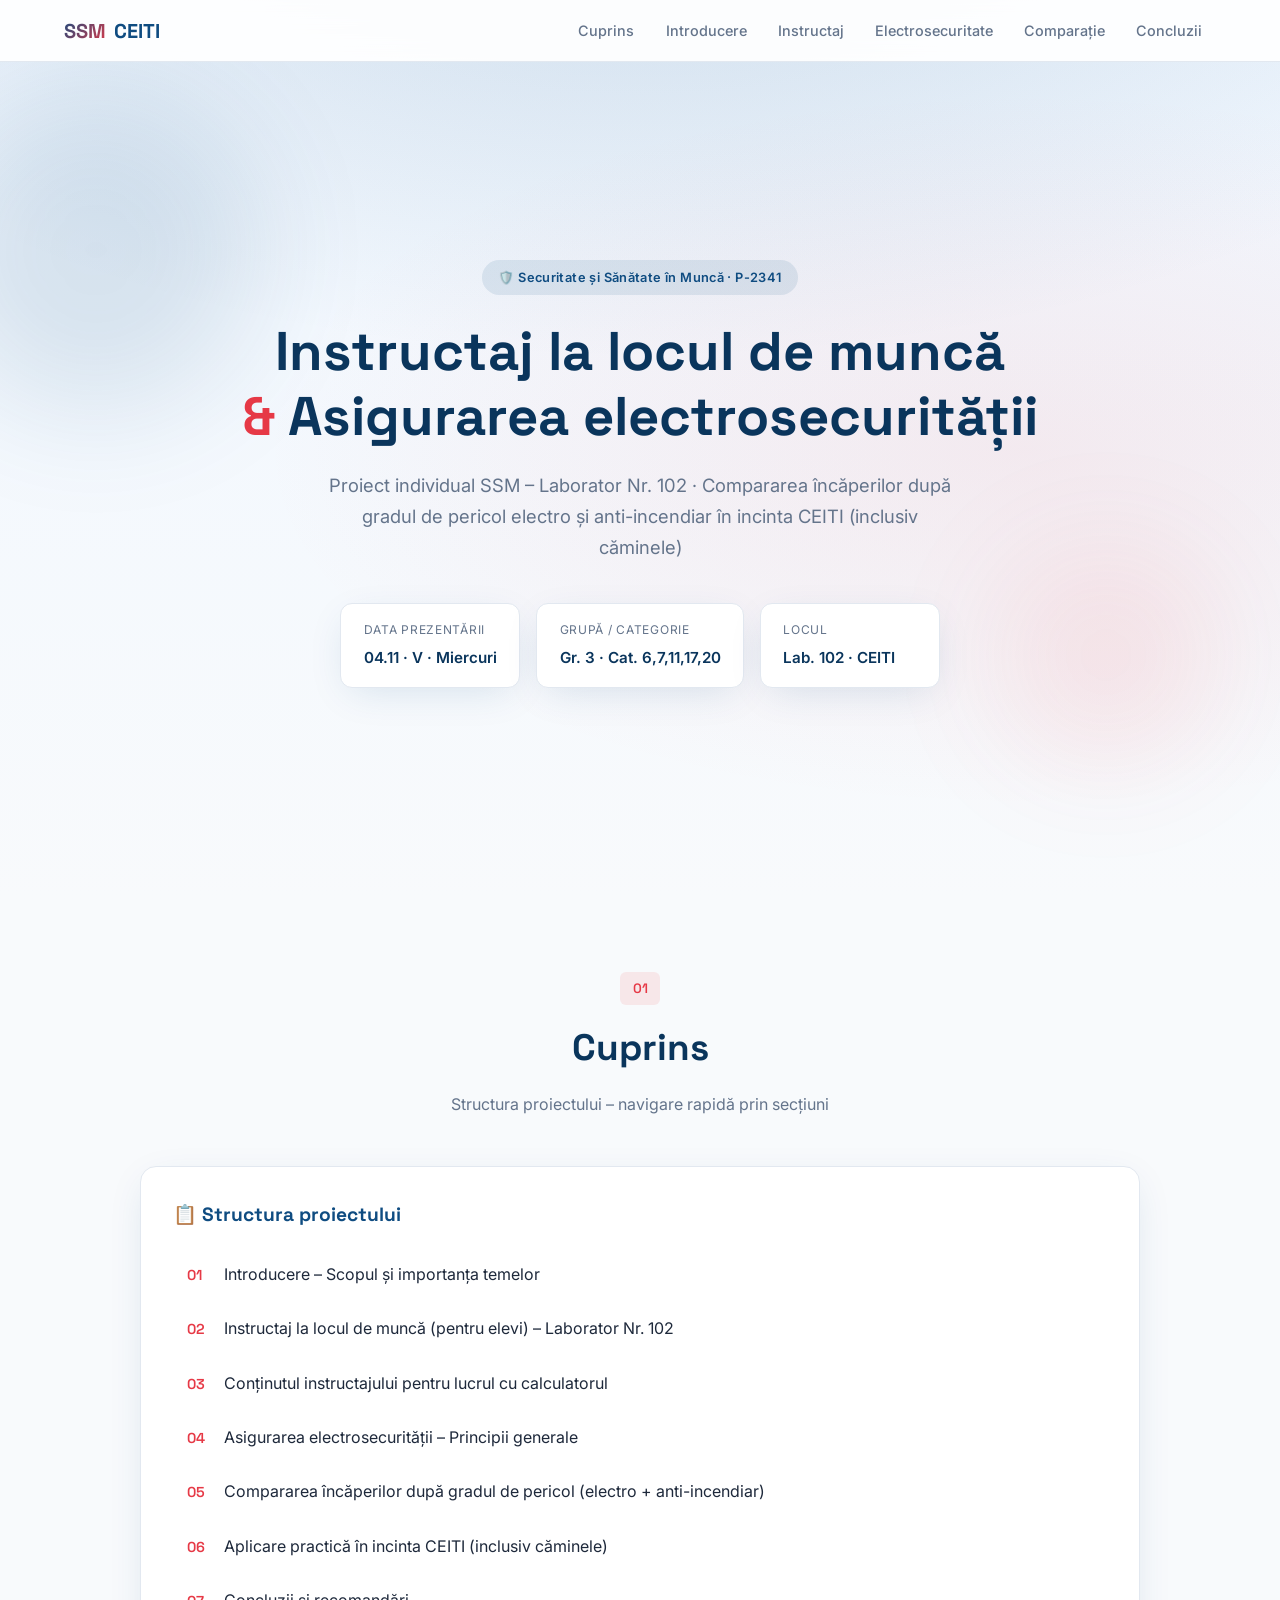
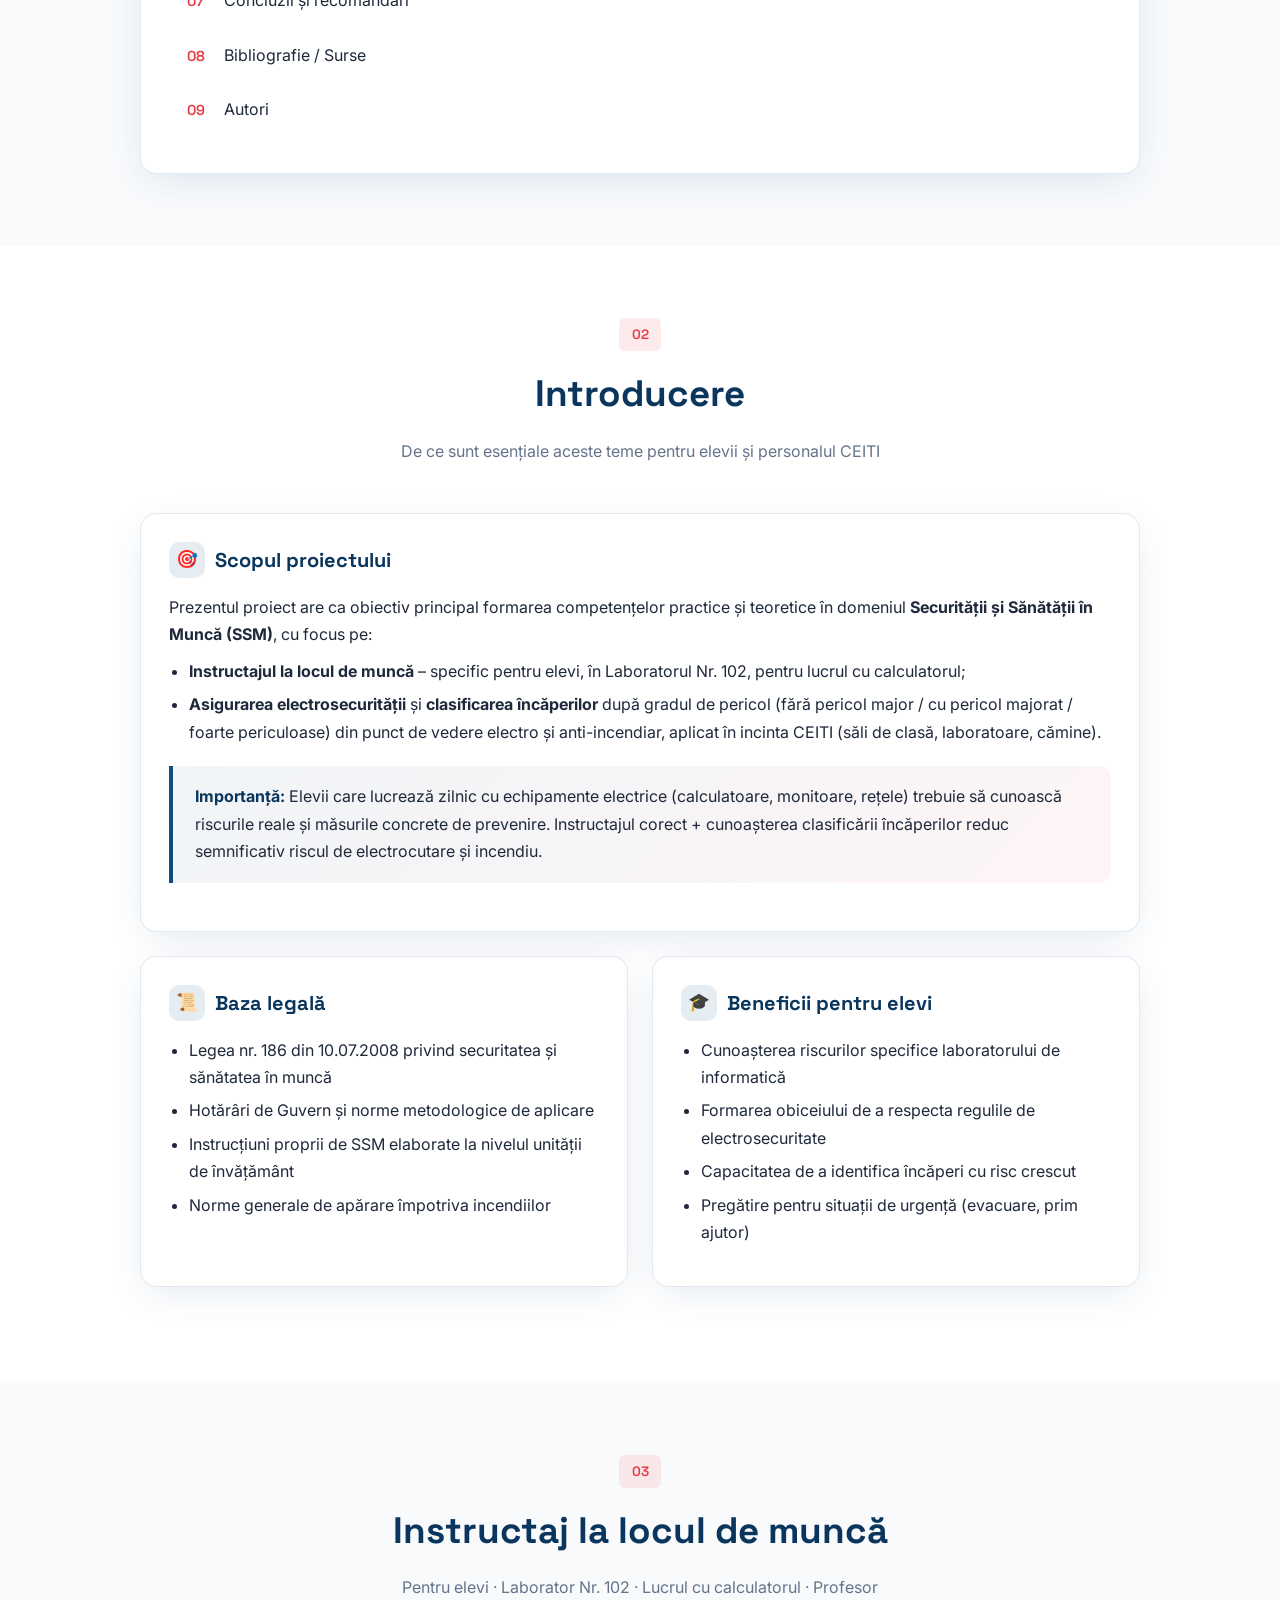
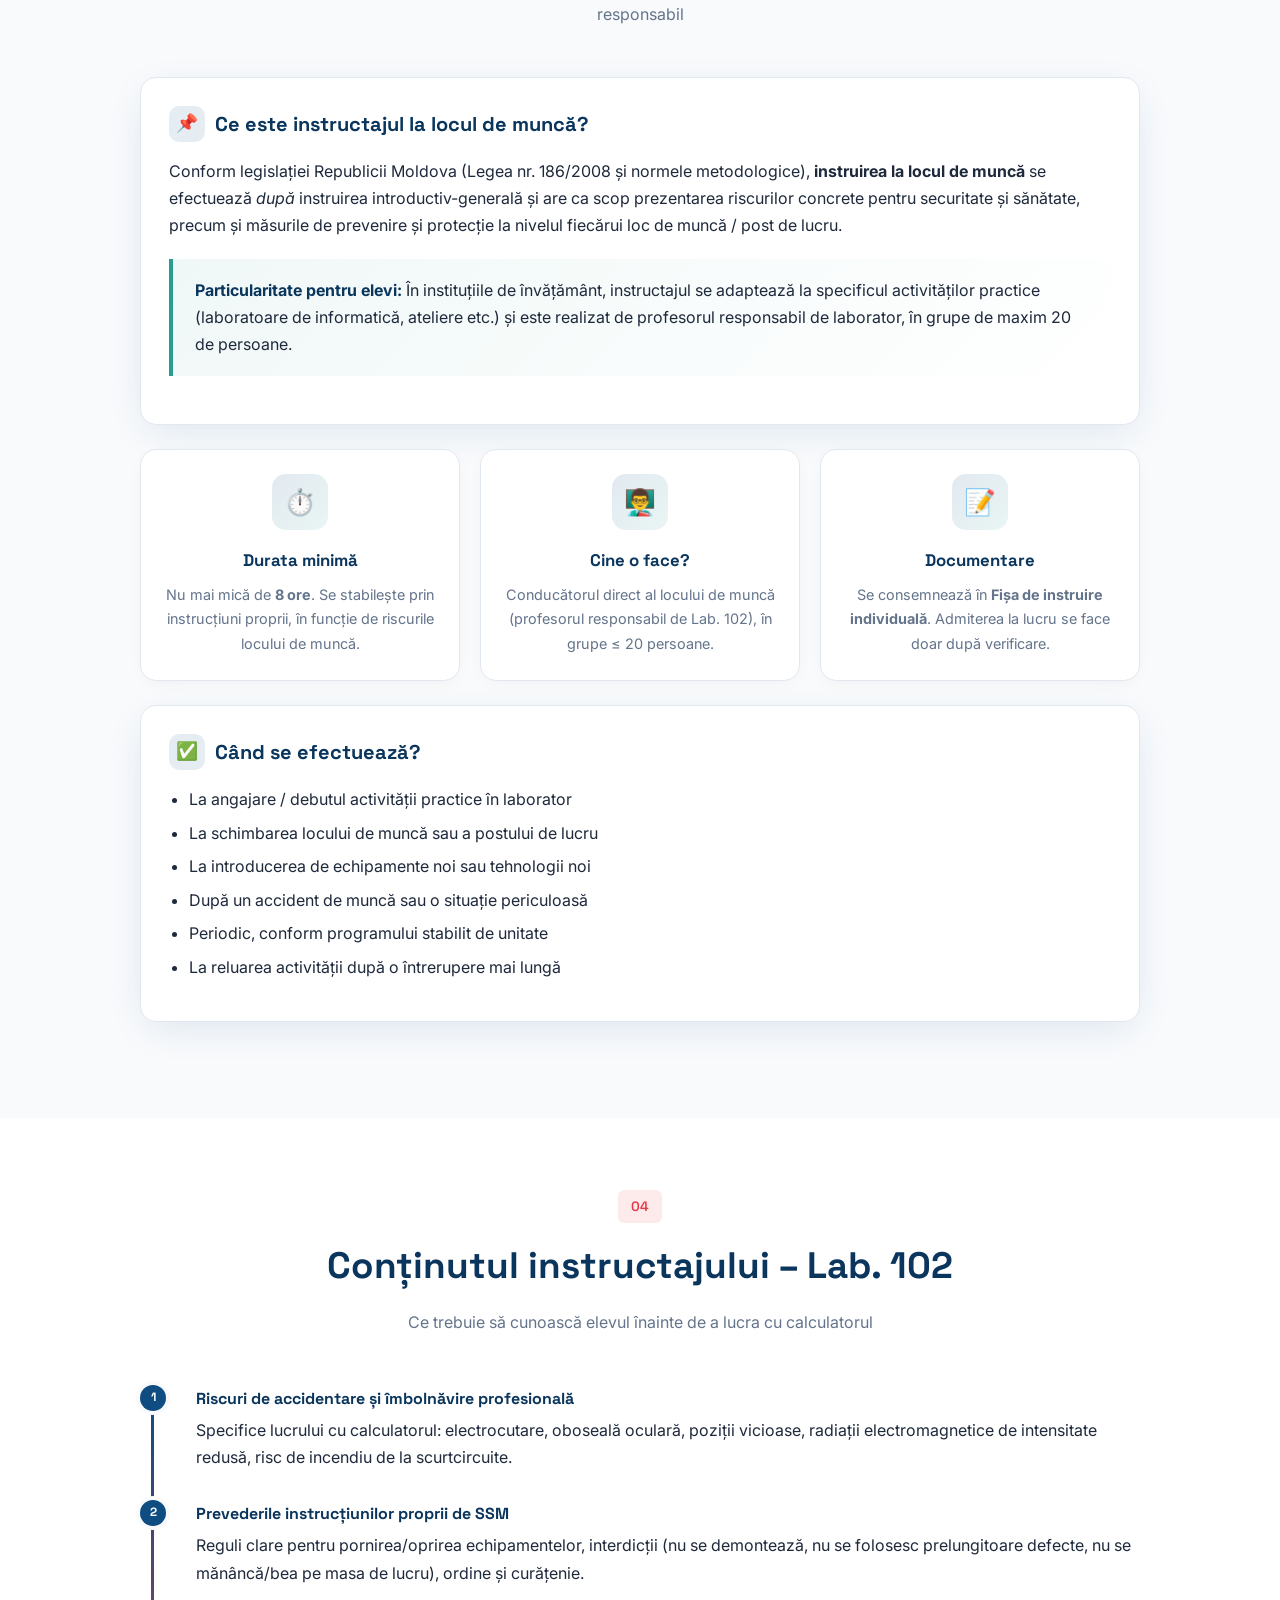
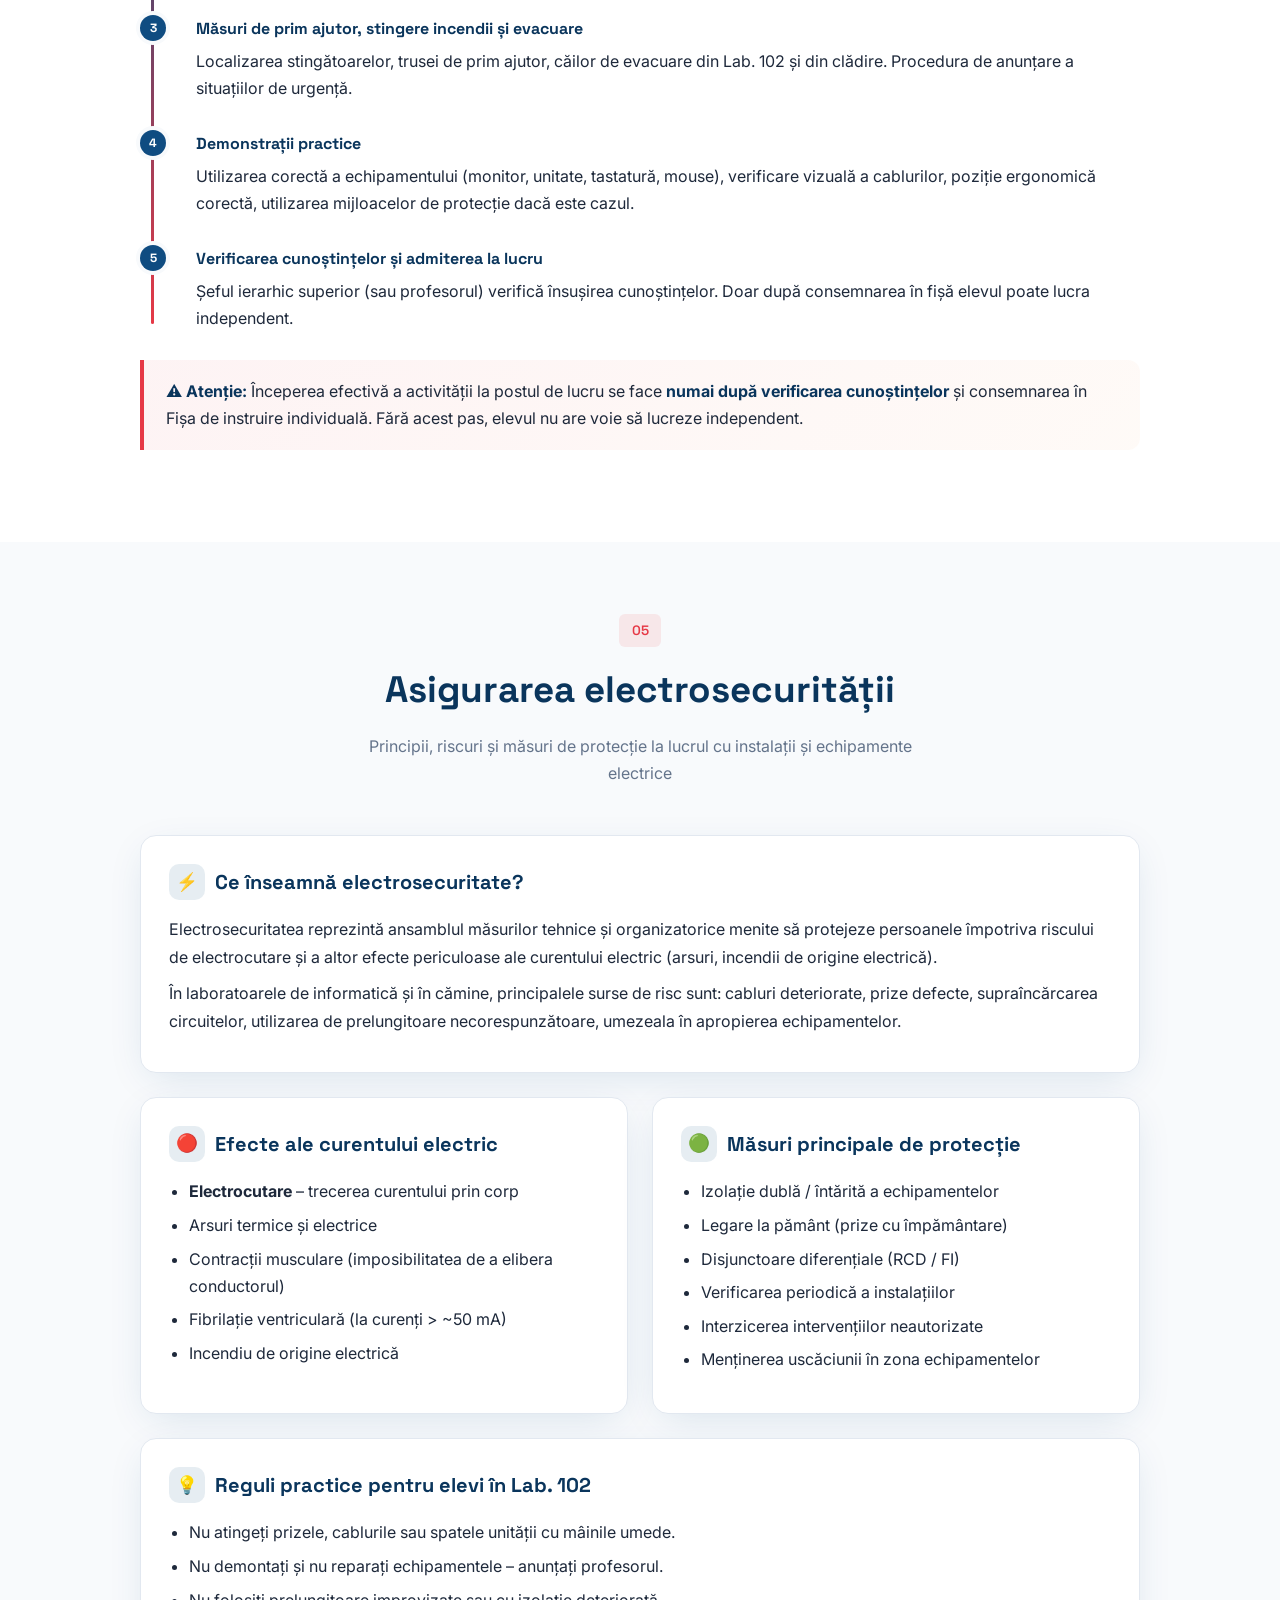
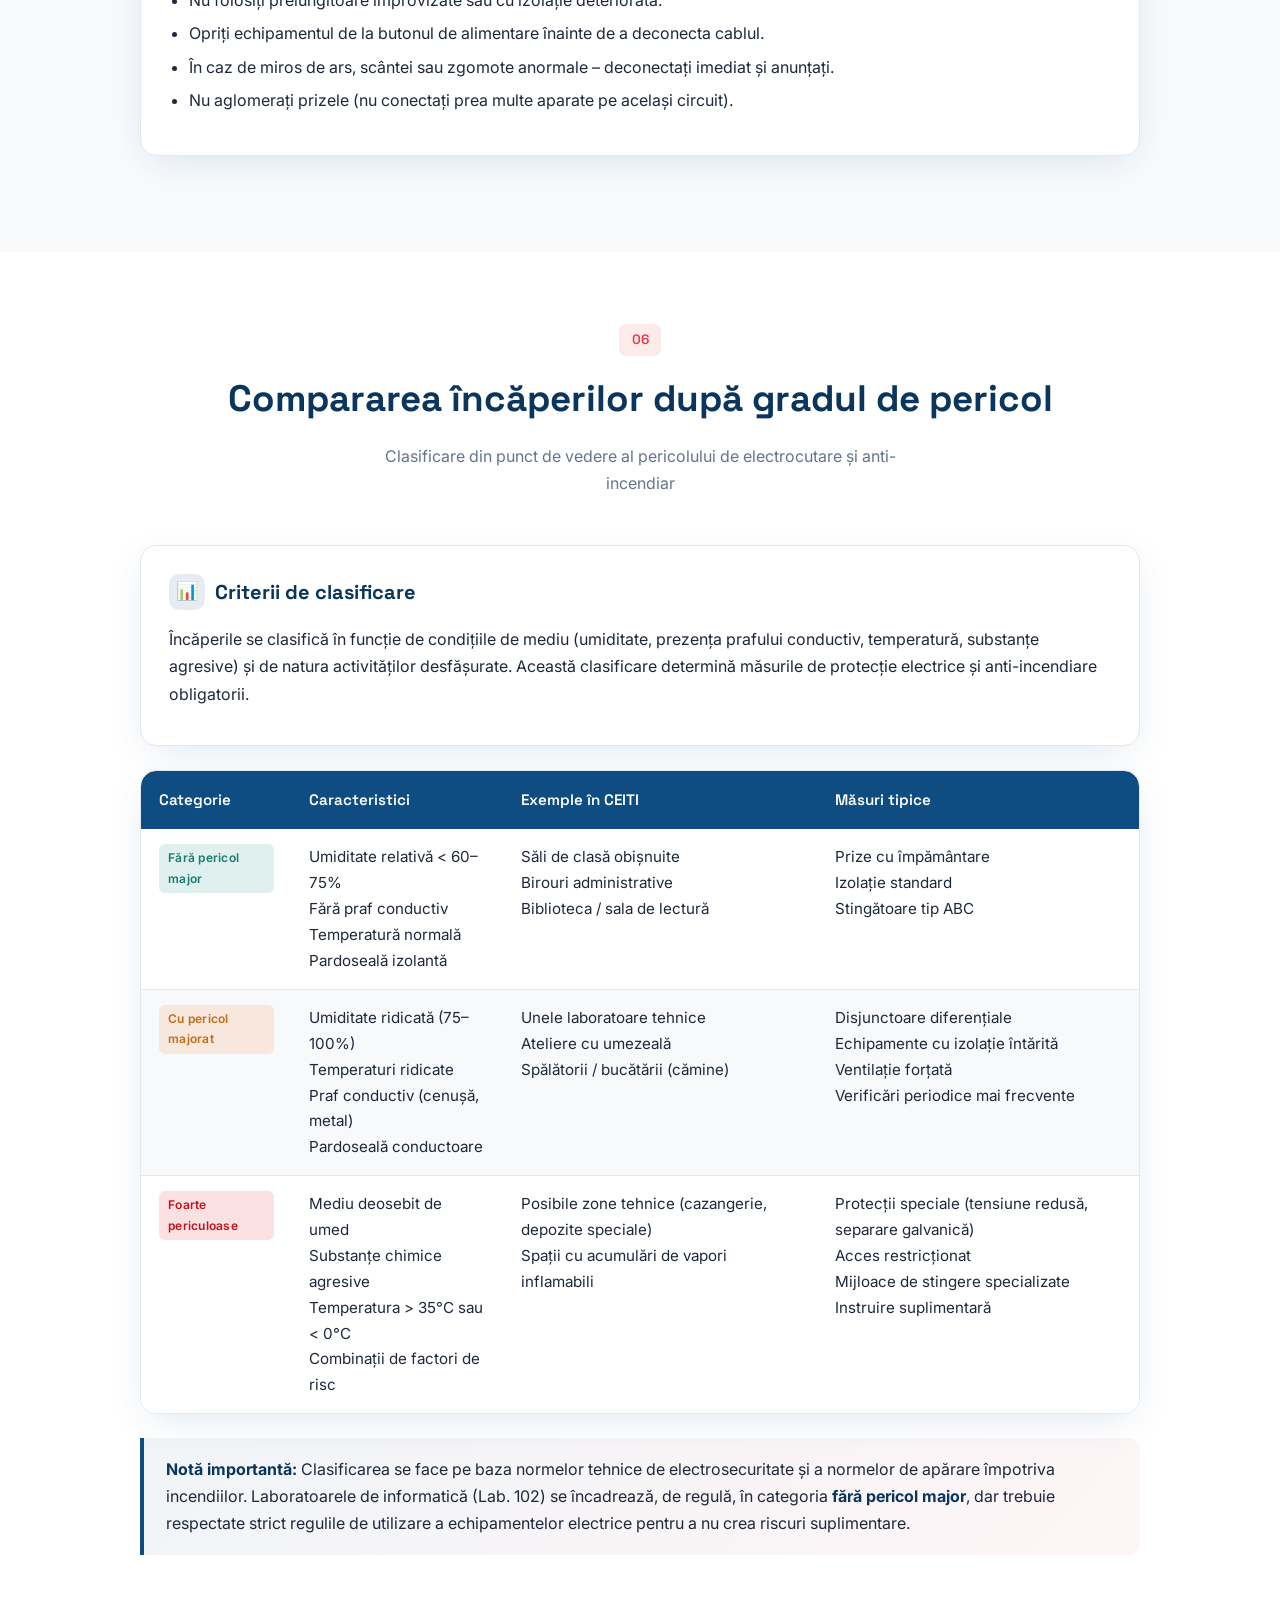
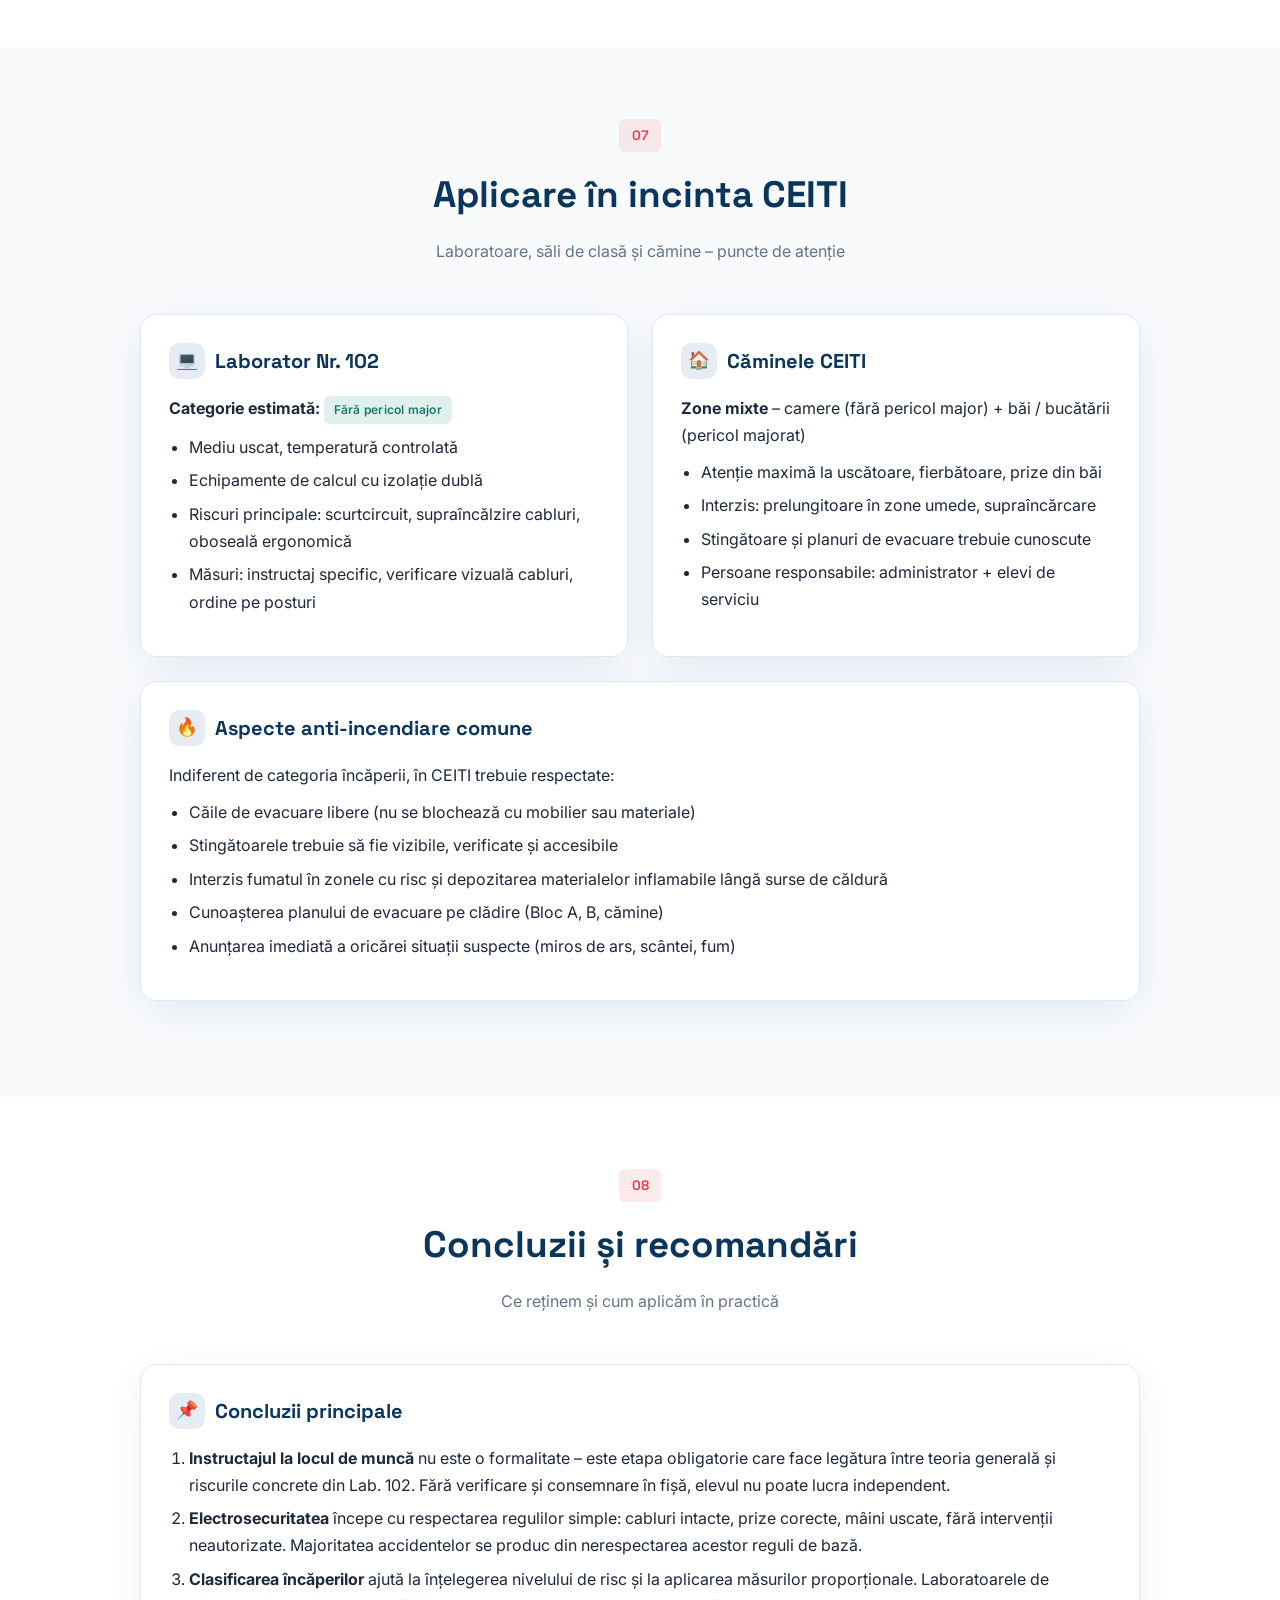
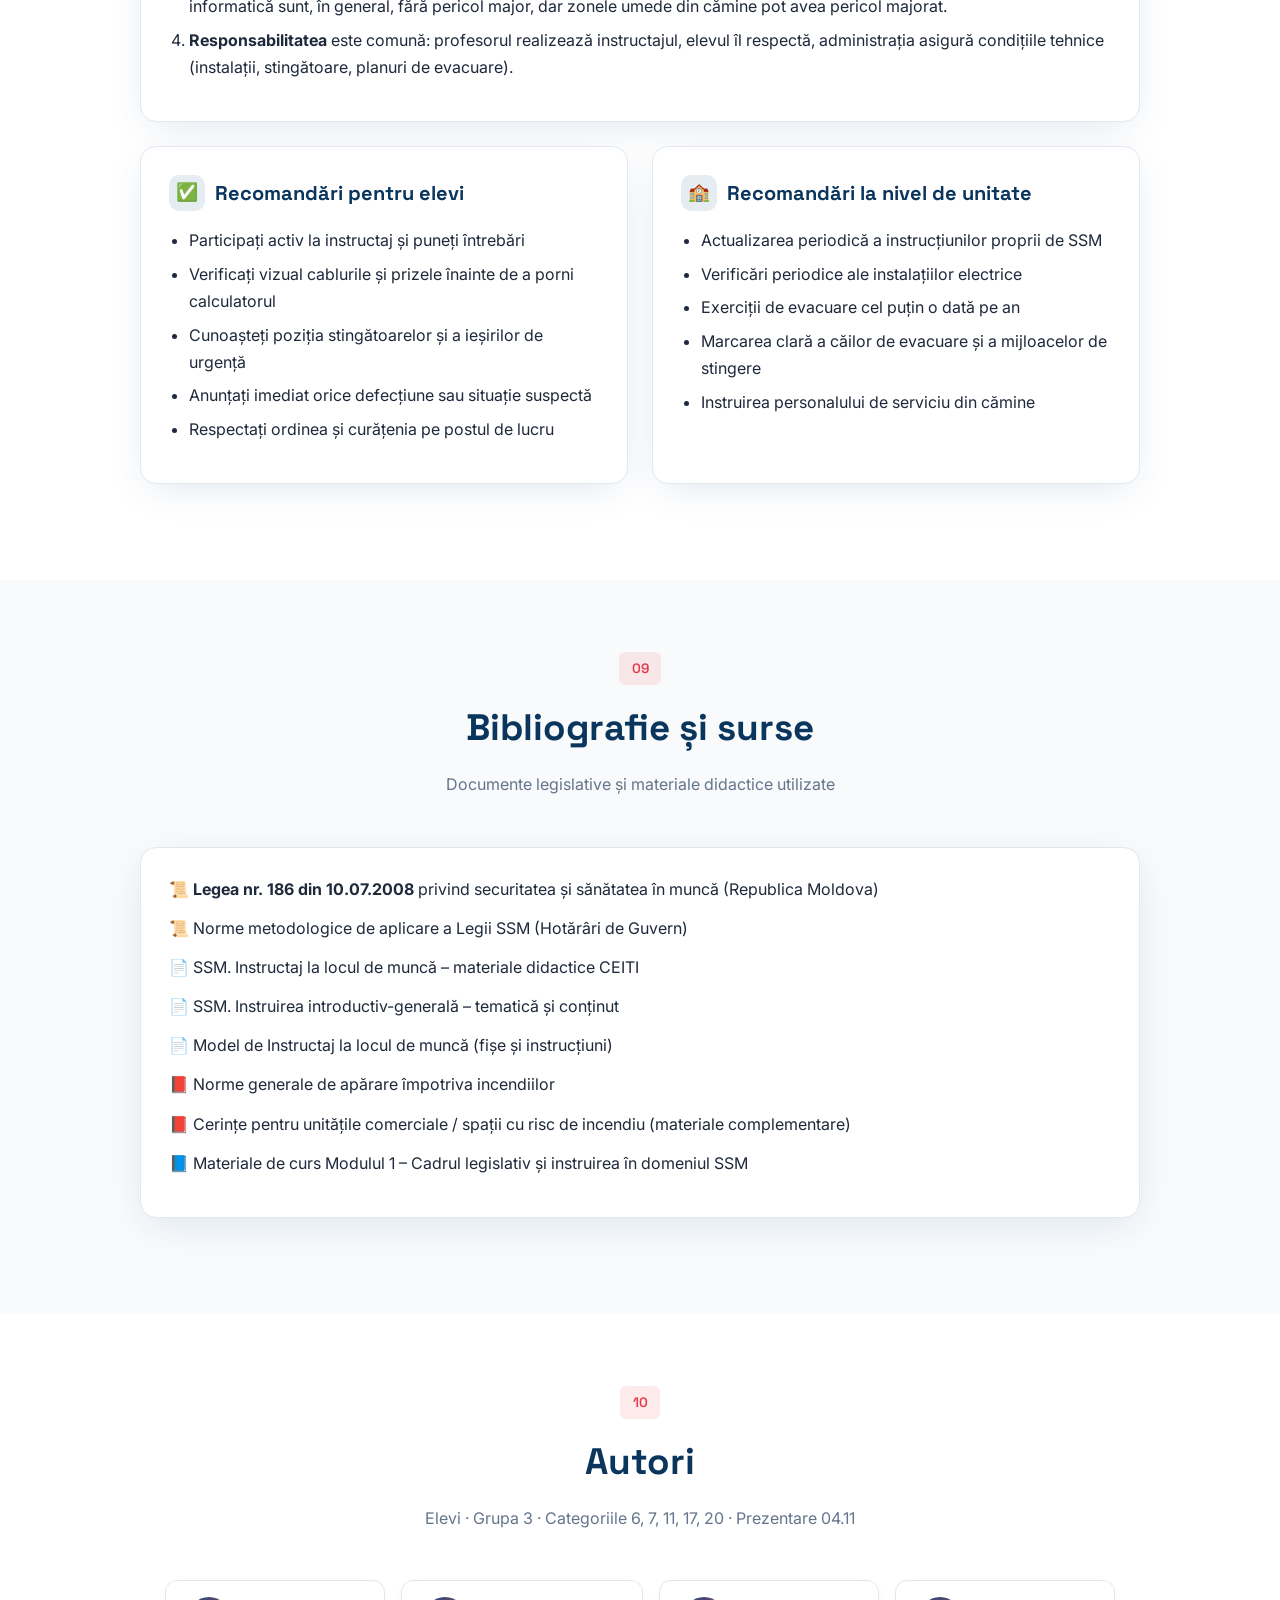
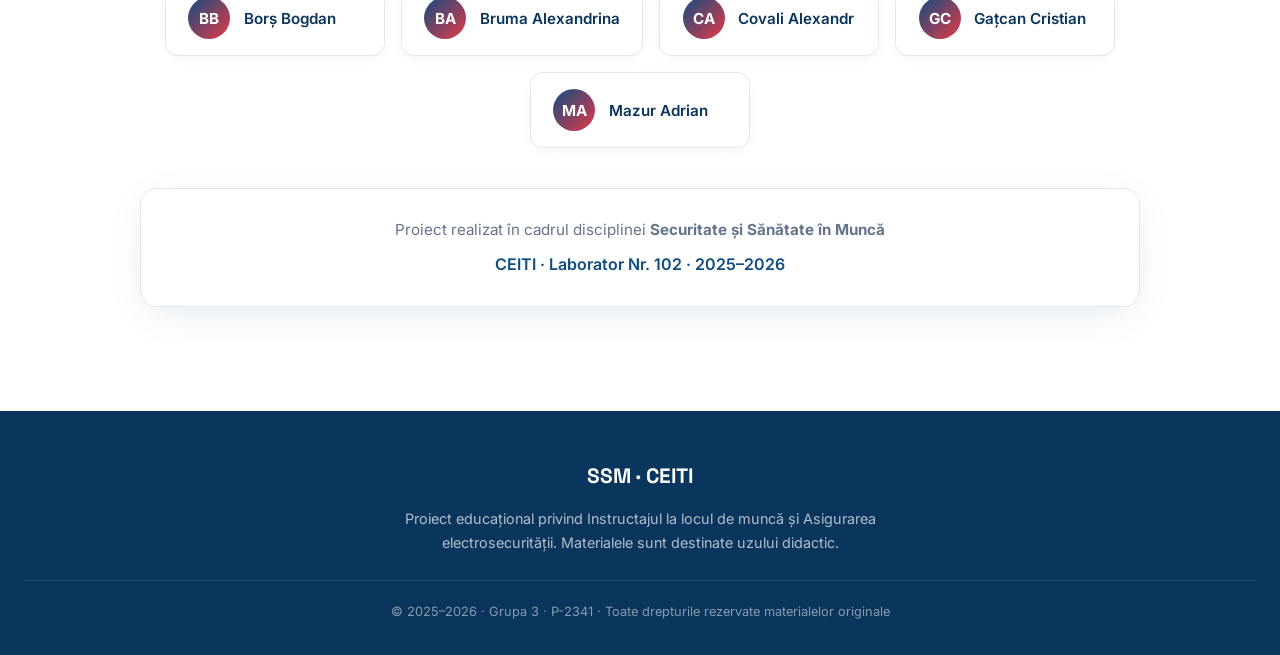
<file: artifacts/proiect_ssm/index.html>
<!DOCTYPE html>
<html lang="ro">
<head>
  <meta charset="UTF-8" />
  <meta name="viewport" content="width=device-width, initial-scale=1.0" />
  <title>Proiect SSM | Instructaj la locul de muncă & Electrosecuritate – CEITI</title>
  <link rel="preconnect" href="https://fonts.googleapis.com">
  <link rel="preconnect" href="https://fonts.gstatic.com" crossorigin>
  <link href="https://fonts.googleapis.com/css2?family=Inter:wght@300;400;500;600;700;800&family=Space+Grotesk:wght@500;600;700&display=swap" rel="stylesheet">
  <style>
    :root {
      --primary: #0f4c81;
      --primary-dark: #0a355c;
      --accent: #e63946;
      --accent-soft: #ff6b6b;
      --success: #2a9d8f;
      --warning: #f4a261;
      --bg: #f8fafc;
      --card: #ffffff;
      --text: #1e293b;
      --text-muted: #64748b;
      --border: #e2e8f0;
      --shadow: 0 10px 40px -10px rgba(15, 76, 129, 0.15);
      --radius: 16px;
    }

    * {
      margin: 0;
      padding: 0;
      box-sizing: border-box;
    }

    html {
      scroll-behavior: smooth;
    }

    body {
      font-family: 'Inter', system-ui, sans-serif;
      background: var(--bg);
      color: var(--text);
      line-height: 1.7;
      overflow-x: hidden;
    }

    /* ===== NAV ===== */
    .navbar {
      position: fixed;
      top: 0;
      left: 0;
      right: 0;
      z-index: 1000;
      background: rgba(255, 255, 255, 0.92);
      backdrop-filter: blur(12px);
      border-bottom: 1px solid var(--border);
      transition: all 0.3s ease;
    }

    .navbar.scrolled {
      box-shadow: 0 4px 20px rgba(0,0,0,0.08);
    }

    .nav-inner {
      max-width: 1200px;
      margin: 0 auto;
      padding: 0.85rem 1.5rem;
      display: flex;
      align-items: center;
      justify-content: space-between;
      gap: 1rem;
    }

    .logo {
      font-family: 'Space Grotesk', sans-serif;
      font-weight: 700;
      font-size: 1.25rem;
      color: var(--primary);
      display: flex;
      align-items: center;
      gap: 0.5rem;
      text-decoration: none;
    }

    .logo span {
      background: linear-gradient(135deg, var(--primary), var(--accent));
      -webkit-background-clip: text;
      -webkit-text-fill-color: transparent;
    }

    .nav-links {
      display: flex;
      gap: 0.25rem;
      list-style: none;
      flex-wrap: wrap;
      justify-content: flex-end;
    }

    .nav-links a {
      text-decoration: none;
      color: var(--text-muted);
      font-size: 0.9rem;
      font-weight: 500;
      padding: 0.45rem 0.85rem;
      border-radius: 8px;
      transition: all 0.2s ease;
    }

    .nav-links a:hover {
      color: var(--primary);
      background: rgba(15, 76, 129, 0.08);
    }

    /* ===== HERO ===== */
    .hero {
      position: relative;
      min-height: 100vh;
      display: flex;
      align-items: center;
      justify-content: center;
      padding: 7rem 1.5rem 4rem;
      background: 
        radial-gradient(ellipse 80% 60% at 50% -20%, rgba(15, 76, 129, 0.18), transparent),
        radial-gradient(ellipse 60% 40% at 80% 50%, rgba(230, 57, 70, 0.08), transparent),
        linear-gradient(180deg, #f0f7ff 0%, var(--bg) 100%);
      overflow: hidden;
    }

    .hero-content {
      max-width: 900px;
      text-align: center;
      position: relative;
      z-index: 2;
    }

    .badge {
      display: inline-flex;
      align-items: center;
      gap: 0.4rem;
      background: rgba(15, 76, 129, 0.1);
      color: var(--primary);
      font-size: 0.8rem;
      font-weight: 600;
      padding: 0.4rem 1rem;
      border-radius: 999px;
      margin-bottom: 1.5rem;
      letter-spacing: 0.03em;
    }

    .hero h1 {
      font-family: 'Space Grotesk', sans-serif;
      font-size: clamp(2.2rem, 5vw, 3.4rem);
      font-weight: 700;
      line-height: 1.2;
      color: var(--primary-dark);
      margin-bottom: 1.25rem;
    }

    .hero h1 .accent {
      color: var(--accent);
    }

    .hero-subtitle {
      font-size: 1.15rem;
      color: var(--text-muted);
      max-width: 640px;
      margin: 0 auto 2rem;
    }

    .meta-cards {
      display: flex;
      flex-wrap: wrap;
      gap: 1rem;
      justify-content: center;
      margin-top: 2.5rem;
    }

    .meta-card {
      background: var(--card);
      border: 1px solid var(--border);
      border-radius: 12px;
      padding: 1rem 1.4rem;
      box-shadow: var(--shadow);
      text-align: left;
      min-width: 180px;
      transition: transform 0.25s ease, box-shadow 0.25s ease;
    }

    .meta-card:hover {
      transform: translateY(-4px);
      box-shadow: 0 16px 40px -12px rgba(15, 76, 129, 0.2);
    }

    .meta-card .label {
      font-size: 0.75rem;
      text-transform: uppercase;
      letter-spacing: 0.06em;
      color: var(--text-muted);
      margin-bottom: 0.25rem;
    }

    .meta-card .value {
      font-weight: 600;
      color: var(--primary-dark);
      font-size: 0.95rem;
    }

    /* Decorative circles */
    .blob {
      position: absolute;
      border-radius: 50%;
      filter: blur(60px);
      opacity: 0.5;
      z-index: 1;
      animation: float 12s ease-in-out infinite;
    }

    .blob-1 {
      width: 320px;
      height: 320px;
      background: rgba(15, 76, 129, 0.25);
      top: 10%;
      left: -5%;
    }

    .blob-2 {
      width: 220px;
      height: 220px;
      background: rgba(230, 57, 70, 0.18);
      bottom: 15%;
      right: 5%;
      animation-delay: -4s;
    }

    @keyframes float {
      0%, 100% { transform: translateY(0) scale(1); }
      50% { transform: translateY(-25px) scale(1.05); }
    }

    /* ===== SECTIONS ===== */
    section {
      padding: 4.5rem 1.5rem;
    }

    .container {
      max-width: 1000px;
      margin: 0 auto;
    }

    .section-header {
      text-align: center;
      margin-bottom: 3rem;
    }

    .section-header .num {
      display: inline-block;
      font-family: 'Space Grotesk', sans-serif;
      font-size: 0.85rem;
      font-weight: 600;
      color: var(--accent);
      background: rgba(230, 57, 70, 0.1);
      padding: 0.3rem 0.8rem;
      border-radius: 6px;
      margin-bottom: 0.75rem;
    }

    .section-header h2 {
      font-family: 'Space Grotesk', sans-serif;
      font-size: clamp(1.7rem, 3.5vw, 2.3rem);
      color: var(--primary-dark);
      margin-bottom: 0.75rem;
    }

    .section-header p {
      color: var(--text-muted);
      max-width: 560px;
      margin: 0 auto;
    }

    /* ===== TOC ===== */
    .toc {
      background: var(--card);
      border-radius: var(--radius);
      border: 1px solid var(--border);
      box-shadow: var(--shadow);
      padding: 2rem;
    }

    .toc h3 {
      font-family: 'Space Grotesk', sans-serif;
      font-size: 1.2rem;
      margin-bottom: 1.25rem;
      color: var(--primary);
      display: flex;
      align-items: center;
      gap: 0.5rem;
    }

    .toc ol {
      list-style: none;
      counter-reset: toc;
    }

    .toc li {
      counter-increment: toc;
      margin-bottom: 0.6rem;
    }

    .toc li a {
      display: flex;
      align-items: baseline;
      gap: 0.75rem;
      text-decoration: none;
      color: var(--text);
      padding: 0.55rem 0.85rem;
      border-radius: 10px;
      transition: all 0.2s ease;
    }

    .toc li a:hover {
      background: rgba(15, 76, 129, 0.06);
      color: var(--primary);
    }

    .toc li a::before {
      content: counter(toc, decimal-leading-zero);
      font-family: 'Space Grotesk', sans-serif;
      font-weight: 600;
      color: var(--accent);
      font-size: 0.9rem;
      min-width: 1.6rem;
    }

    /* ===== CARDS & CONTENT ===== */
    .card {
      background: var(--card);
      border: 1px solid var(--border);
      border-radius: var(--radius);
      padding: 1.75rem;
      box-shadow: var(--shadow);
      margin-bottom: 1.5rem;
      transition: transform 0.25s ease;
    }

    .card:hover {
      transform: translateY(-2px);
    }

    .card h3 {
      font-family: 'Space Grotesk', sans-serif;
      font-size: 1.25rem;
      color: var(--primary-dark);
      margin-bottom: 1rem;
      display: flex;
      align-items: center;
      gap: 0.6rem;
    }

    .card h3 .icon {
      width: 36px;
      height: 36px;
      border-radius: 10px;
      background: rgba(15, 76, 129, 0.1);
      display: flex;
      align-items: center;
      justify-content: center;
      font-size: 1.1rem;
      flex-shrink: 0;
    }

    .card p, .card li {
      color: var(--text);
      margin-bottom: 0.6rem;
    }

    .card ul, .card ol {
      padding-left: 1.25rem;
      margin-bottom: 0.75rem;
    }

    .card li {
      margin-bottom: 0.4rem;
    }

    .highlight-box {
      background: linear-gradient(135deg, rgba(15, 76, 129, 0.06), rgba(230, 57, 70, 0.05));
      border-left: 4px solid var(--primary);
      border-radius: 0 12px 12px 0;
      padding: 1.1rem 1.35rem;
      margin: 1.25rem 0;
    }

    .highlight-box.warning {
      border-left-color: var(--accent);
      background: linear-gradient(135deg, rgba(230, 57, 70, 0.06), rgba(244, 162, 97, 0.05));
    }

    .highlight-box.success {
      border-left-color: var(--success);
      background: linear-gradient(135deg, rgba(42, 157, 143, 0.07), transparent);
    }

    .highlight-box strong {
      color: var(--primary-dark);
    }

    /* ===== COMPARISON TABLE ===== */
    .table-wrapper {
      overflow-x: auto;
      border-radius: var(--radius);
      border: 1px solid var(--border);
      box-shadow: var(--shadow);
      margin: 1.5rem 0;
    }

    table {
      width: 100%;
      border-collapse: collapse;
      background: var(--card);
      font-size: 0.95rem;
    }

    th {
      background: var(--primary);
      color: white;
      font-weight: 600;
      text-align: left;
      padding: 1rem 1.1rem;
      font-family: 'Space Grotesk', sans-serif;
    }

    th:first-child {
      border-radius: 15px 0 0 0;
    }

    th:last-child {
      border-radius: 0 15px 0 0;
    }

    td {
      padding: 0.95rem 1.1rem;
      border-bottom: 1px solid var(--border);
      vertical-align: top;
    }

    tr:last-child td {
      border-bottom: none;
    }

    tr:nth-child(even) {
      background: rgba(15, 76, 129, 0.03);
    }

    .tag {
      display: inline-block;
      font-size: 0.75rem;
      font-weight: 600;
      padding: 0.25rem 0.6rem;
      border-radius: 6px;
      letter-spacing: 0.02em;
    }

    .tag-green { background: rgba(42, 157, 143, 0.15); color: #1a7a6d; }
    .tag-orange { background: rgba(244, 162, 97, 0.2); color: #c26d1a; }
    .tag-red { background: rgba(230, 57, 70, 0.15); color: #c1121f; }

    /* ===== GRID ===== */
    .grid-2 {
      display: grid;
      grid-template-columns: repeat(auto-fit, minmax(280px, 1fr));
      gap: 1.5rem;
    }

    .grid-3 {
      display: grid;
      grid-template-columns: repeat(auto-fit, minmax(240px, 1fr));
      gap: 1.25rem;
    }

    .feature-card {
      background: var(--card);
      border: 1px solid var(--border);
      border-radius: var(--radius);
      padding: 1.5rem;
      text-align: center;
      transition: all 0.3s ease;
      box-shadow: 0 4px 20px -8px rgba(0,0,0,0.08);
    }

    .feature-card:hover {
      transform: translateY(-6px);
      box-shadow: var(--shadow);
      border-color: rgba(15, 76, 129, 0.25);
    }

    .feature-card .icon-lg {
      width: 56px;
      height: 56px;
      margin: 0 auto 1rem;
      border-radius: 14px;
      display: flex;
      align-items: center;
      justify-content: center;
      font-size: 1.6rem;
      background: linear-gradient(135deg, rgba(15, 76, 129, 0.12), rgba(42, 157, 143, 0.1));
    }

    .feature-card h4 {
      font-family: 'Space Grotesk', sans-serif;
      font-size: 1.05rem;
      margin-bottom: 0.5rem;
      color: var(--primary-dark);
    }

    .feature-card p {
      font-size: 0.9rem;
      color: var(--text-muted);
    }

    /* ===== STEPS ===== */
    .steps {
      position: relative;
      padding-left: 2rem;
    }

    .steps::before {
      content: '';
      position: absolute;
      left: 11px;
      top: 8px;
      bottom: 8px;
      width: 3px;
      background: linear-gradient(to bottom, var(--primary), var(--accent));
      border-radius: 2px;
    }

    .step {
      position: relative;
      margin-bottom: 1.75rem;
      padding-left: 1.5rem;
    }

    .step::before {
      content: attr(data-num);
      position: absolute;
      left: -2rem;
      top: 0;
      width: 26px;
      height: 26px;
      background: var(--primary);
      color: white;
      border-radius: 50%;
      font-size: 0.75rem;
      font-weight: 700;
      display: flex;
      align-items: center;
      justify-content: center;
      font-family: 'Space Grotesk', sans-serif;
      box-shadow: 0 0 0 4px var(--bg);
    }

    .step h4 {
      font-family: 'Space Grotesk', sans-serif;
      color: var(--primary-dark);
      margin-bottom: 0.35rem;
    }

    /* ===== AUTHORS ===== */
    .authors {
      display: flex;
      flex-wrap: wrap;
      gap: 1rem;
      justify-content: center;
    }

    .author {
      background: var(--card);
      border: 1px solid var(--border);
      border-radius: 12px;
      padding: 1rem 1.4rem;
      display: flex;
      align-items: center;
      gap: 0.85rem;
      min-width: 220px;
      box-shadow: 0 4px 16px -6px rgba(0,0,0,0.08);
    }

    .author-avatar {
      width: 42px;
      height: 42px;
      border-radius: 50%;
      background: linear-gradient(135deg, var(--primary), var(--accent));
      color: white;
      display: flex;
      align-items: center;
      justify-content: center;
      font-weight: 700;
      font-size: 0.95rem;
      flex-shrink: 0;
    }

    .author-name {
      font-weight: 600;
      color: var(--primary-dark);
      font-size: 0.95rem;
    }

    /* ===== FOOTER ===== */
    footer {
      background: var(--primary-dark);
      color: rgba(255,255,255,0.85);
      padding: 3rem 1.5rem 2rem;
      text-align: center;
    }

    footer .logo-footer {
      font-family: 'Space Grotesk', sans-serif;
      font-weight: 700;
      font-size: 1.3rem;
      margin-bottom: 0.75rem;
      color: white;
    }

    footer p {
      font-size: 0.9rem;
      opacity: 0.8;
      max-width: 500px;
      margin: 0 auto 1.5rem;
    }

    footer .copy {
      font-size: 0.8rem;
      opacity: 0.6;
      border-top: 1px solid rgba(255,255,255,0.15);
      padding-top: 1.25rem;
      margin-top: 1rem;
    }

    /* ===== ANIMATIONS ===== */
    .fade-in {
      opacity: 0;
      transform: translateY(24px);
      transition: opacity 0.6s ease, transform 0.6s ease;
    }

    .fade-in.visible {
      opacity: 1;
      transform: translateY(0);
    }

    /* ===== RESPONSIVE ===== */
    @media (max-width: 768px) {
      .nav-links {
        display: none;
      }
      .hero {
        min-height: auto;
        padding-top: 6rem;
      }
      .meta-cards {
        flex-direction: column;
        align-items: stretch;
      }
    }

    /* Print */
    @media print {
      .navbar, .blob { display: none; }
      .hero { min-height: auto; padding: 2rem 0; }
      section { padding: 1.5rem 0; }
    }
  </style>
</head>
<body>

  <!-- NAVBAR -->
  <nav class="navbar" id="navbar">
    <div class="nav-inner">
      <a href="#" class="logo">
        <span>SSM</span> CEITI
      </a>
      <ul class="nav-links">
        <li><a href="#cuprins">Cuprins</a></li>
        <li><a href="#introducere">Introducere</a></li>
        <li><a href="#instructaj">Instructaj</a></li>
        <li><a href="#electrosecuritate">Electrosecuritate</a></li>
        <li><a href="#comparatie">Comparație</a></li>
        <li><a href="#concluzii">Concluzii</a></li>
      </ul>
    </div>
  </nav>

  <!-- HERO -->
  <header class="hero">
    <div class="blob blob-1"></div>
    <div class="blob blob-2"></div>
    <div class="hero-content">
      <div class="badge">
        🛡️ Securitate și Sănătate în Muncă · P-2341
      </div>
      <h1>
        Instructaj la locul de muncă<br>
        <span class="accent">&</span> Asigurarea electrosecurității
      </h1>
      <p class="hero-subtitle">
        Proiect individual SSM – Laborator Nr. 102 · Compararea încăperilor după gradul de pericol electro și anti-incendiar în incinta CEITI (inclusiv căminele)
      </p>
      <div class="meta-cards">
        <div class="meta-card">
          <div class="label">Data prezentării</div>
          <div class="value">04.11 · V · Miercuri</div>
        </div>
        <div class="meta-card">
          <div class="label">Grupă / Categorie</div>
          <div class="value">Gr. 3 · Cat. 6,7,11,17,20</div>
        </div>
        <div class="meta-card">
          <div class="label">Locul</div>
          <div class="value">Lab. 102 · CEITI</div>
        </div>
      </div>
    </div>
  </header>

  <!-- CUPRINS -->
  <section id="cuprins">
    <div class="container">
      <div class="section-header fade-in">
        <div class="num">01</div>
        <h2>Cuprins</h2>
        <p>Structura proiectului – navigare rapidă prin secțiuni</p>
      </div>
      <div class="toc fade-in">
        <h3>📋 Structura proiectului</h3>
        <ol>
          <li><a href="#introducere">Introducere – Scopul și importanța temelor</a></li>
          <li><a href="#instructaj">Instructaj la locul de muncă (pentru elevi) – Laborator Nr. 102</a></li>
          <li><a href="#continut-instructaj">Conținutul instructajului pentru lucrul cu calculatorul</a></li>
          <li><a href="#electrosecuritate">Asigurarea electrosecurității – Principii generale</a></li>
          <li><a href="#comparatie">Compararea încăperilor după gradul de pericol (electro + anti-incendiar)</a></li>
          <li><a href="#ceiti">Aplicare practică în incinta CEITI (inclusiv căminele)</a></li>
          <li><a href="#concluzii">Concluzii și recomandări</a></li>
          <li><a href="#bibliografie">Bibliografie / Surse</a></li>
          <li><a href="#autori">Autori</a></li>
        </ol>
      </div>
    </div>
  </section>

  <!-- INTRODUCERE -->
  <section id="introducere" style="background: white;">
    <div class="container">
      <div class="section-header fade-in">
        <div class="num">02</div>
        <h2>Introducere</h2>
        <p>De ce sunt esențiale aceste teme pentru elevii și personalul CEITI</p>
      </div>

      <div class="card fade-in">
        <h3><span class="icon">🎯</span> Scopul proiectului</h3>
        <p>
          Prezentul proiect are ca obiectiv principal formarea competențelor practice și teoretice în domeniul <strong>Securității și Sănătății în Muncă (SSM)</strong>, cu focus pe:
        </p>
        <ul>
          <li><strong>Instructajul la locul de muncă</strong> – specific pentru elevi, în Laboratorul Nr. 102, pentru lucrul cu calculatorul;</li>
          <li><strong>Asigurarea electrosecurității</strong> și <strong>clasificarea încăperilor</strong> după gradul de pericol (fără pericol major / cu pericol majorat / foarte periculoase) din punct de vedere electro și anti-incendiar, aplicat în incinta CEITI (săli de clasă, laboratoare, cămine).</li>
        </ul>
        <div class="highlight-box">
          <strong>Importanță:</strong> Elevii care lucrează zilnic cu echipamente electrice (calculatoare, monitoare, rețele) trebuie să cunoască riscurile reale și măsurile concrete de prevenire. Instructajul corect + cunoașterea clasificării încăperilor reduc semnificativ riscul de electrocutare și incendiu.
        </div>
      </div>

      <div class="grid-2 fade-in">
        <div class="card">
          <h3><span class="icon">📜</span> Baza legală</h3>
          <ul>
            <li>Legea nr. 186 din 10.07.2008 privind securitatea și sănătatea în muncă</li>
            <li>Hotărâri de Guvern și norme metodologice de aplicare</li>
            <li>Instrucțiuni proprii de SSM elaborate la nivelul unității de învățământ</li>
            <li>Norme generale de apărare împotriva incendiilor</li>
          </ul>
        </div>
        <div class="card">
          <h3><span class="icon">🎓</span> Beneficii pentru elevi</h3>
          <ul>
            <li>Cunoașterea riscurilor specifice laboratorului de informatică</li>
            <li>Formarea obiceiului de a respecta regulile de electrosecuritate</li>
            <li>Capacitatea de a identifica încăperi cu risc crescut</li>
            <li>Pregătire pentru situații de urgență (evacuare, prim ajutor)</li>
          </ul>
        </div>
      </div>
    </div>
  </section>

  <!-- INSTRUCTAJ -->
  <section id="instructaj">
    <div class="container">
      <div class="section-header fade-in">
        <div class="num">03</div>
        <h2>Instructaj la locul de muncă</h2>
        <p>Pentru elevi · Laborator Nr. 102 · Lucrul cu calculatorul · Profesor responsabil</p>
      </div>

      <div class="card fade-in">
        <h3><span class="icon">📌</span> Ce este instructajul la locul de muncă?</h3>
        <p>
          Conform legislației Republicii Moldova (Legea nr. 186/2008 și normele metodologice), <strong>instruirea la locul de muncă</strong> se efectuează <em>după</em> instruirea introductiv-generală și are ca scop prezentarea riscurilor concrete pentru securitate și sănătate, precum și măsurile de prevenire și protecție la nivelul fiecărui loc de muncă / post de lucru.
        </p>
        <div class="highlight-box success">
          <strong>Particularitate pentru elevi:</strong> În instituțiile de învățământ, instructajul se adaptează la specificul activităților practice (laboratoare de informatică, ateliere etc.) și este realizat de profesorul responsabil de laborator, în grupe de maxim 20 de persoane.
        </div>
      </div>

      <div class="grid-3 fade-in">
        <div class="feature-card">
          <div class="icon-lg">⏱️</div>
          <h4>Durata minimă</h4>
          <p>Nu mai mică de <strong>8 ore</strong>. Se stabilește prin instrucțiuni proprii, în funcție de riscurile locului de muncă.</p>
        </div>
        <div class="feature-card">
          <div class="icon-lg">👨‍🏫</div>
          <h4>Cine o face?</h4>
          <p>Conducătorul direct al locului de muncă (profesorul responsabil de Lab. 102), în grupe ≤ 20 persoane.</p>
        </div>
        <div class="feature-card">
          <div class="icon-lg">📝</div>
          <h4>Documentare</h4>
          <p>Se consemnează în <strong>Fișa de instruire individuală</strong>. Admiterea la lucru se face doar după verificare.</p>
        </div>
      </div>

      <div class="card fade-in" style="margin-top: 1.5rem;">
        <h3><span class="icon">✅</span> Când se efectuează?</h3>
        <ul>
          <li>La angajare / debutul activității practice în laborator</li>
          <li>La schimbarea locului de muncă sau a postului de lucru</li>
          <li>La introducerea de echipamente noi sau tehnologii noi</li>
          <li>După un accident de muncă sau o situație periculoasă</li>
          <li>Periodic, conform programului stabilit de unitate</li>
          <li>La reluarea activității după o întrerupere mai lungă</li>
        </ul>
      </div>
    </div>
  </section>

  <!-- CONTINUT INSTRUCTAJ -->
  <section id="continut-instructaj" style="background: white;">
    <div class="container">
      <div class="section-header fade-in">
        <div class="num">04</div>
        <h2>Conținutul instructajului – Lab. 102</h2>
        <p>Ce trebuie să cunoască elevul înainte de a lucra cu calculatorul</p>
      </div>

      <div class="steps fade-in">
        <div class="step" data-num="1">
          <h4>Riscuri de accidentare și îmbolnăvire profesională</h4>
          <p>Specifice lucrului cu calculatorul: electrocutare, oboseală oculară, poziții vicioase, radiații electromagnetice de intensitate redusă, risc de incendiu de la scurtcircuite.</p>
        </div>
        <div class="step" data-num="2">
          <h4>Prevederile instrucțiunilor proprii de SSM</h4>
          <p>Reguli clare pentru pornirea/oprirea echipamentelor, interdicții (nu se demontează, nu se folosesc prelungitoare defecte, nu se mănâncă/bea pe masa de lucru), ordine și curățenie.</p>
        </div>
        <div class="step" data-num="3">
          <h4>Măsuri de prim ajutor, stingere incendii și evacuare</h4>
          <p>Localizarea stingătoarelor, trusei de prim ajutor, căilor de evacuare din Lab. 102 și din clădire. Procedura de anunțare a situațiilor de urgență.</p>
        </div>
        <div class="step" data-num="4">
          <h4>Demonstrații practice</h4>
          <p>Utilizarea corectă a echipamentului (monitor, unitate, tastatură, mouse), verificare vizuală a cablurilor, poziție ergonomică corectă, utilizarea mijloacelor de protecție dacă este cazul.</p>
        </div>
        <div class="step" data-num="5">
          <h4>Verificarea cunoștințelor și admiterea la lucru</h4>
          <p>Șeful ierarhic superior (sau profesorul) verifică însușirea cunoștințelor. Doar după consemnarea în fișă elevul poate lucra independent.</p>
        </div>
      </div>

      <div class="highlight-box warning fade-in">
        <strong>⚠️ Atenție:</strong> Începerea efectivă a activității la postul de lucru se face <strong>numai după verificarea cunoștințelor</strong> și consemnarea în Fișa de instruire individuală. Fără acest pas, elevul nu are voie să lucreze independent.
      </div>
    </div>
  </section>

  <!-- ELECTROSECURITATE -->
  <section id="electrosecuritate">
    <div class="container">
      <div class="section-header fade-in">
        <div class="num">05</div>
        <h2>Asigurarea electrosecurității</h2>
        <p>Principii, riscuri și măsuri de protecție la lucrul cu instalații și echipamente electrice</p>
      </div>

      <div class="card fade-in">
        <h3><span class="icon">⚡</span> Ce înseamnă electrosecuritate?</h3>
        <p>
          Electrosecuritatea reprezintă ansamblul măsurilor tehnice și organizatorice menite să protejeze persoanele împotriva riscului de electrocutare și a altor efecte periculoase ale curentului electric (arsuri, incendii de origine electrică).
        </p>
        <p>
          În laboratoarele de informatică și în cămine, principalele surse de risc sunt: cabluri deteriorate, prize defecte, supraîncărcarea circuitelor, utilizarea de prelungitoare necorespunzătoare, umezeala în apropierea echipamentelor.
        </p>
      </div>

      <div class="grid-2 fade-in">
        <div class="card">
          <h3><span class="icon">🔴</span> Efecte ale curentului electric</h3>
          <ul>
            <li><strong>Electrocutare</strong> – trecerea curentului prin corp</li>
            <li>Arsuri termice și electrice</li>
            <li>Contracții musculare (imposibilitatea de a elibera conductorul)</li>
            <li>Fibrilație ventriculară (la curenți > ~50 mA)</li>
            <li>Incendiu de origine electrică</li>
          </ul>
        </div>
        <div class="card">
          <h3><span class="icon">🟢</span> Măsuri principale de protecție</h3>
          <ul>
            <li>Izolație dublă / întărită a echipamentelor</li>
            <li>Legare la pământ (prize cu împământare)</li>
            <li>Disjunctoare diferențiale (RCD / FI)</li>
            <li>Verificarea periodică a instalațiilor</li>
            <li>Interzicerea intervențiilor neautorizate</li>
            <li>Menținerea uscăciunii în zona echipamentelor</li>
          </ul>
        </div>
      </div>

      <div class="card fade-in">
        <h3><span class="icon">💡</span> Reguli practice pentru elevi în Lab. 102</h3>
        <ul>
          <li>Nu atingeți prizele, cablurile sau spatele unității cu mâinile umede.</li>
          <li>Nu demontați și nu reparați echipamentele – anunțați profesorul.</li>
          <li>Nu folosiți prelungitoare improvizate sau cu izolație deteriorată.</li>
          <li>Opriți echipamentul de la butonul de alimentare înainte de a deconecta cablul.</li>
          <li>În caz de miros de ars, scântei sau zgomote anormale – deconectați imediat și anunțați.</li>
          <li>Nu aglomerați prizele (nu conectați prea multe aparate pe același circuit).</li>
        </ul>
      </div>
    </div>
  </section>

  <!-- COMPARATIE -->
  <section id="comparatie" style="background: white;">
    <div class="container">
      <div class="section-header fade-in">
        <div class="num">06</div>
        <h2>Compararea încăperilor după gradul de pericol</h2>
        <p>Clasificare din punct de vedere al pericolului de electrocutare și anti-incendiar</p>
      </div>

      <div class="card fade-in">
        <h3><span class="icon">📊</span> Criterii de clasificare</h3>
        <p>
          Încăperile se clasifică în funcție de condițiile de mediu (umiditate, prezența prafului conductiv, temperatură, substanțe agresive) și de natura activităților desfășurate. Această clasificare determină măsurile de protecție electrice și anti-incendiare obligatorii.
        </p>
      </div>

      <div class="table-wrapper fade-in">
        <table>
          <thead>
            <tr>
              <th>Categorie</th>
              <th>Caracteristici</th>
              <th>Exemple în CEITI</th>
              <th>Măsuri tipice</th>
            </tr>
          </thead>
          <tbody>
            <tr>
              <td><span class="tag tag-green">Fără pericol major</span></td>
              <td>
                Umiditate relativă &lt; 60–75%<br>
                Fără praf conductiv<br>
                Temperatură normală<br>
                Pardoseală izolantă
              </td>
              <td>
                Săli de clasă obișnuite<br>
                Birouri administrative<br>
                Biblioteca / sala de lectură
              </td>
              <td>
                Prize cu împământare<br>
                Izolație standard<br>
                Stingătoare tip ABC
              </td>
            </tr>
            <tr>
              <td><span class="tag tag-orange">Cu pericol majorat</span></td>
              <td>
                Umiditate ridicată (75–100%)<br>
                Temperaturi ridicate<br>
                Praf conductiv (cenușă, metal)<br>
                Pardoseală conductoare
              </td>
              <td>
                Unele laboratoare tehnice<br>
                Ateliere cu umezeală<br>
                Spălătorii / bucătării (cămine)
              </td>
              <td>
                Disjunctoare diferențiale<br>
                Echipamente cu izolație întărită<br>
                Ventilație forțată<br>
                Verificări periodice mai frecvente
              </td>
            </tr>
            <tr>
              <td><span class="tag tag-red">Foarte periculoase</span></td>
              <td>
                Mediu deosebit de umed<br>
                Substanțe chimice agresive<br>
                Temperatura &gt; 35°C sau &lt; 0°C<br>
                Combinații de factori de risc
              </td>
              <td>
                Posibile zone tehnice (cazangerie, depozite speciale)<br>
                Spații cu acumulări de vapori inflamabili
              </td>
              <td>
                Protecții speciale (tensiune redusă, separare galvanică)<br>
                Acces restricționat<br>
                Mijloace de stingere specializate<br>
                Instruire suplimentară
              </td>
            </tr>
          </tbody>
        </table>
      </div>

      <div class="highlight-box fade-in">
        <strong>Notă importantă:</strong> Clasificarea se face pe baza normelor tehnice de electrosecuritate și a normelor de apărare împotriva incendiilor. Laboratoarele de informatică (Lab. 102) se încadrează, de regulă, în categoria <strong>fără pericol major</strong>, dar trebuie respectate strict regulile de utilizare a echipamentelor electrice pentru a nu crea riscuri suplimentare.
      </div>
    </div>
  </section>

  <!-- CEITI -->
  <section id="ceiti">
    <div class="container">
      <div class="section-header fade-in">
        <div class="num">07</div>
        <h2>Aplicare în incinta CEITI</h2>
        <p>Laboratoare, săli de clasă și cămine – puncte de atenție</p>
      </div>

      <div class="grid-2 fade-in">
        <div class="card">
          <h3><span class="icon">💻</span> Laborator Nr. 102</h3>
          <p><strong>Categorie estimată:</strong> <span class="tag tag-green">Fără pericol major</span></p>
          <ul>
            <li>Mediu uscat, temperatură controlată</li>
            <li>Echipamente de calcul cu izolație dublă</li>
            <li>Riscuri principale: scurtcircuit, supraîncălzire cabluri, oboseală ergonomică</li>
            <li>Măsuri: instructaj specific, verificare vizuală cabluri, ordine pe posturi</li>
          </ul>
        </div>
        <div class="card">
          <h3><span class="icon">🏠</span> Căminele CEITI</h3>
          <p><strong>Zone mixte</strong> – camere (fără pericol major) + băi / bucătării (pericol majorat)</p>
          <ul>
            <li>Atenție maximă la uscătoare, fierbătoare, prize din băi</li>
            <li>Interzis: prelungitoare în zone umede, supraîncărcare</li>
            <li>Stingătoare și planuri de evacuare trebuie cunoscute</li>
            <li>Persoane responsabile: administrator + elevi de serviciu</li>
          </ul>
        </div>
      </div>

      <div class="card fade-in">
        <h3><span class="icon">🔥</span> Aspecte anti-incendiare comune</h3>
        <p>
          Indiferent de categoria încăperii, în CEITI trebuie respectate:
        </p>
        <ul>
          <li>Căile de evacuare libere (nu se blochează cu mobilier sau materiale)</li>
          <li>Stingătoarele trebuie să fie vizibile, verificate și accesibile</li>
          <li>Interzis fumatul în zonele cu risc și depozitarea materialelor inflamabile lângă surse de căldură</li>
          <li>Cunoașterea planului de evacuare pe clădire (Bloc A, B, cămine)</li>
          <li>Anunțarea imediată a oricărei situații suspecte (miros de ars, scântei, fum)</li>
        </ul>
      </div>
    </div>
  </section>

  <!-- CONCLUZII -->
  <section id="concluzii" style="background: white;">
    <div class="container">
      <div class="section-header fade-in">
        <div class="num">08</div>
        <h2>Concluzii și recomandări</h2>
        <p>Ce reținem și cum aplicăm în practică</p>
      </div>

      <div class="card fade-in">
        <h3><span class="icon">📌</span> Concluzii principale</h3>
        <ol>
          <li>
            <strong>Instructajul la locul de muncă</strong> nu este o formalitate – este etapa obligatorie care face legătura între teoria generală și riscurile concrete din Lab. 102. Fără verificare și consemnare în fișă, elevul nu poate lucra independent.
          </li>
          <li>
            <strong>Electrosecuritatea</strong> începe cu respectarea regulilor simple: cabluri intacte, prize corecte, mâini uscate, fără intervenții neautorizate. Majoritatea accidentelor se produc din nerespectarea acestor reguli de bază.
          </li>
          <li>
            <strong>Clasificarea încăperilor</strong> ajută la înțelegerea nivelului de risc și la aplicarea măsurilor proporționale. Laboratoarele de informatică sunt, în general, fără pericol major, dar zonele umede din cămine pot avea pericol majorat.
          </li>
          <li>
            <strong>Responsabilitatea</strong> este comună: profesorul realizează instructajul, elevul îl respectă, administrația asigură condițiile tehnice (instalații, stingătoare, planuri de evacuare).
          </li>
        </ol>
      </div>

      <div class="grid-2 fade-in">
        <div class="card">
          <h3><span class="icon">✅</span> Recomandări pentru elevi</h3>
          <ul>
            <li>Participați activ la instructaj și puneți întrebări</li>
            <li>Verificați vizual cablurile și prizele înainte de a porni calculatorul</li>
            <li>Cunoașteți poziția stingătoarelor și a ieșirilor de urgență</li>
            <li>Anunțați imediat orice defecțiune sau situație suspectă</li>
            <li>Respectați ordinea și curățenia pe postul de lucru</li>
          </ul>
        </div>
        <div class="card">
          <h3><span class="icon">🏫</span> Recomandări la nivel de unitate</h3>
          <ul>
            <li>Actualizarea periodică a instrucțiunilor proprii de SSM</li>
            <li>Verificări periodice ale instalațiilor electrice</li>
            <li>Exerciții de evacuare cel puțin o dată pe an</li>
            <li>Marcarea clară a căilor de evacuare și a mijloacelor de stingere</li>
            <li>Instruirea personalului de serviciu din cămine</li>
          </ul>
        </div>
      </div>
    </div>
  </section>

  <!-- BIBLIOGRAFIE -->
  <section id="bibliografie">
    <div class="container">
      <div class="section-header fade-in">
        <div class="num">09</div>
        <h2>Bibliografie și surse</h2>
        <p>Documente legislative și materiale didactice utilizate</p>
      </div>

      <div class="card fade-in">
        <ul style="list-style: none; padding-left: 0;">
          <li style="margin-bottom: 0.75rem;">📜 <strong>Legea nr. 186 din 10.07.2008</strong> privind securitatea și sănătatea în muncă (Republica Moldova)</li>
          <li style="margin-bottom: 0.75rem;">📜 Norme metodologice de aplicare a Legii SSM (Hotărâri de Guvern)</li>
          <li style="margin-bottom: 0.75rem;">📄 SSM. Instructaj la locul de muncă – materiale didactice CEITI</li>
          <li style="margin-bottom: 0.75rem;">📄 SSM. Instruirea introductiv-generală – tematică și conținut</li>
          <li style="margin-bottom: 0.75rem;">📄 Model de Instructaj la locul de muncă (fișe și instrucțiuni)</li>
          <li style="margin-bottom: 0.75rem;">📕 Norme generale de apărare împotriva incendiilor</li>
          <li style="margin-bottom: 0.75rem;">📕 Cerințe pentru unitățile comerciale / spații cu risc de incendiu (materiale complementare)</li>
          <li style="margin-bottom: 0.75rem;">📘 Materiale de curs Modulul 1 – Cadrul legislativ și instruirea în domeniul SSM</li>
        </ul>
      </div>
    </div>
  </section>

  <!-- AUTORI -->
  <section id="autori" style="background: white; padding-bottom: 5rem;">
    <div class="container">
      <div class="section-header fade-in">
        <div class="num">10</div>
        <h2>Autori</h2>
        <p>Elevi · Grupa 3 · Categoriile 6, 7, 11, 17, 20 · Prezentare 04.11</p>
      </div>

      <div class="authors fade-in">
        <div class="author">
          <div class="author-avatar">BB</div>
          <div class="author-name">Borș Bogdan</div>
        </div>
        <div class="author">
          <div class="author-avatar">BA</div>
          <div class="author-name">Bruma Alexandrina</div>
        </div>
        <div class="author">
          <div class="author-avatar">CA</div>
          <div class="author-name">Covali Alexandr</div>
        </div>
        <div class="author">
          <div class="author-avatar">GC</div>
          <div class="author-name">Gațcan Cristian</div>
        </div>
        <div class="author">
          <div class="author-avatar">MA</div>
          <div class="author-name">Mazur Adrian</div>
        </div>
      </div>

      <div class="card fade-in" style="margin-top: 2.5rem; text-align: center;">
        <p style="margin-bottom: 0.5rem; color: var(--text-muted); font-size: 0.95rem;">
          Proiect realizat în cadrul disciplinei <strong>Securitate și Sănătate în Muncă</strong>
        </p>
        <p style="margin: 0; color: var(--primary); font-weight: 600;">
          CEITI · Laborator Nr. 102 · 2025–2026
        </p>
      </div>
    </div>
  </section>

  <!-- FOOTER -->
  <footer>
    <div class="logo-footer">SSM · CEITI</div>
    <p>
      Proiect educațional privind Instructajul la locul de muncă și Asigurarea electrosecurității.
      Materialele sunt destinate uzului didactic.
    </p>
    <div class="copy">
      © 2025–2026 · Grupa 3 · P-2341 · Toate drepturile rezervate materialelor originale
    </div>
  </footer>

  <script>
    // Navbar scroll effect
    const navbar = document.getElementById('navbar');
    window.addEventListener('scroll', () => {
      navbar.classList.toggle('scrolled', window.scrollY > 40);
    });

    // Fade-in on scroll
    const observer = new IntersectionObserver((entries) => {
      entries.forEach(entry => {
        if (entry.isIntersecting) {
          entry.target.classList.add('visible');
        }
      });
    }, { threshold: 0.12, rootMargin: '0px 0px -40px 0px' });

    document.querySelectorAll('.fade-in').forEach(el => observer.observe(el));

    // Smooth active link (optional enhancement)
    const sections = document.querySelectorAll('section[id]');
    window.addEventListener('scroll', () => {
      let current = '';
      sections.forEach(section => {
        const top = section.offsetTop - 120;
        if (window.scrollY >= top) current = section.getAttribute('id');
      });
      document.querySelectorAll('.nav-links a').forEach(a => {
        a.style.color = a.getAttribute('href') === '#' + current ? 'var(--primary)' : '';
        a.style.background = a.getAttribute('href') === '#' + current ? 'rgba(15, 76, 129, 0.08)' : '';
      });
    });
  </script>
</body>
</html>
</file>
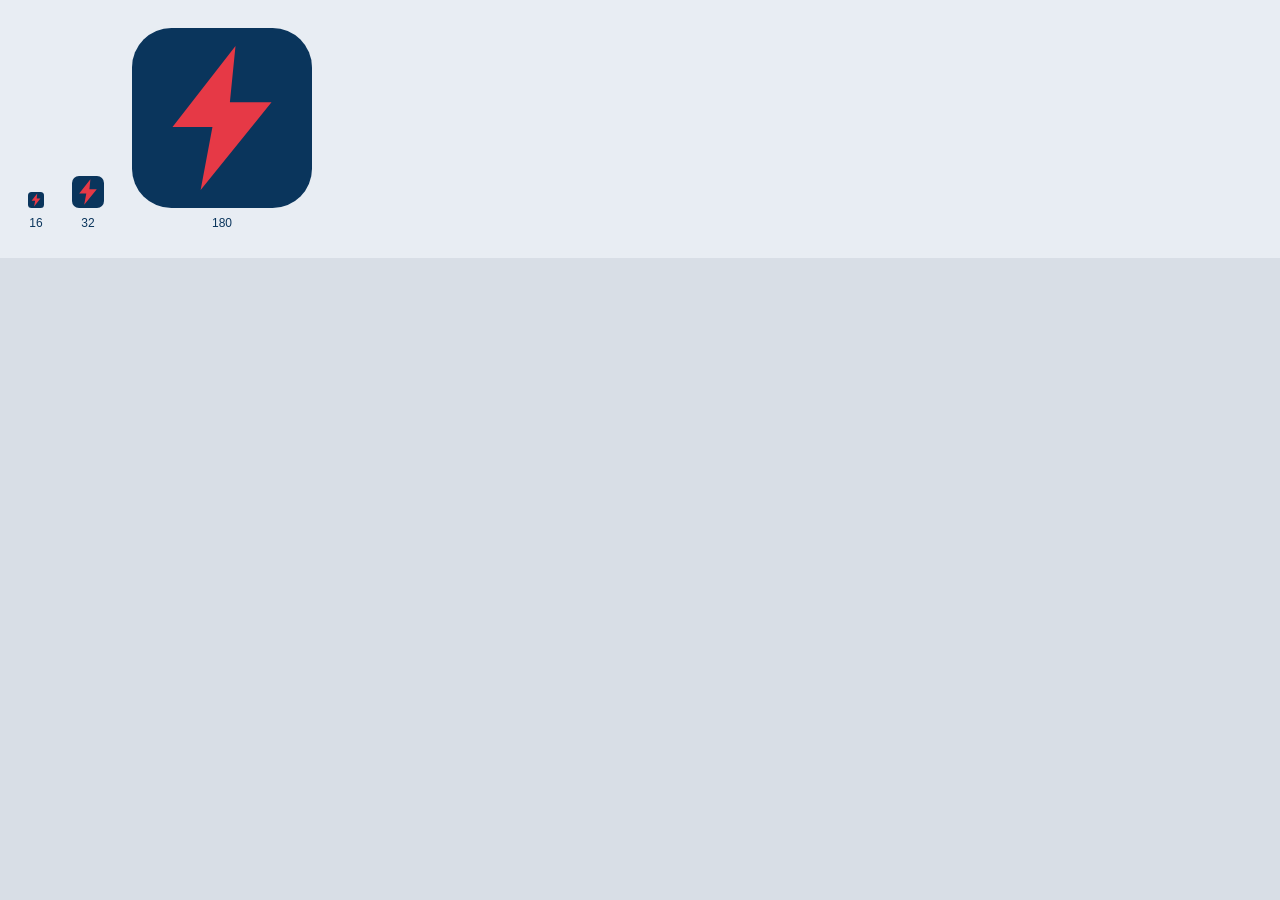
<file: .grok/favicon-preview.html>
<!doctype html>
<meta charset="utf-8">
<style>
  html,body{margin:0;background:#d8dee6}
  .row{display:flex;align-items:flex-end;gap:28px;padding:28px;background:#e8edf3}
  .cell{display:flex;flex-direction:column;align-items:center;gap:8px;font:12px sans-serif;color:#0a355c}
</style>
<div class="row">
  <div class="cell"><div style="width:16px;height:16px"><svg xmlns="http://www.w3.org/2000/svg" viewBox="0 0 32 32" width="100%" height="100%">
  <rect width="32" height="32" rx="7" fill="#0a355c"/>
  <path fill="#e63946" d="M18.4 3.2 7.2 17.6h7.1L12.2 28.8 24.8 13.2h-7.4z"/>
</svg>
</div>16</div>
  <div class="cell"><div style="width:32px;height:32px"><svg xmlns="http://www.w3.org/2000/svg" viewBox="0 0 32 32" width="100%" height="100%">
  <rect width="32" height="32" rx="7" fill="#0a355c"/>
  <path fill="#e63946" d="M18.4 3.2 7.2 17.6h7.1L12.2 28.8 24.8 13.2h-7.4z"/>
</svg>
</div>32</div>
  <div class="cell"><div style="width:180px;height:180px"><svg xmlns="http://www.w3.org/2000/svg" viewBox="0 0 32 32" width="100%" height="100%">
  <rect width="32" height="32" rx="7" fill="#0a355c"/>
  <path fill="#e63946" d="M18.4 3.2 7.2 17.6h7.1L12.2 28.8 24.8 13.2h-7.4z"/>
</svg>
</div>180</div>
</div>
</file>
<file: assets/styles-CRq7HiOu.css>
/*! tailwindcss v4.3.3 | MIT License | https://tailwindcss.com */
@layer properties{@supports (((-webkit-hyphens:none)) and (not (margin-trim:inline))) or ((-moz-orient:inline) and (not (color:rgb(from red r g b)))){*,:before,:after,::backdrop{--tw-scale-x:1;--tw-scale-y:1;--tw-scale-z:1;--tw-rotate-x:initial;--tw-rotate-y:initial;--tw-rotate-z:initial;--tw-skew-x:initial;--tw-skew-y:initial;--tw-scroll-snap-strictness:proximity;--tw-space-y-reverse:0;--tw-border-style:solid;--tw-leading:initial;--tw-font-weight:initial;--tw-tracking:initial;--tw-ordinal:initial;--tw-slashed-zero:initial;--tw-numeric-figure:initial;--tw-numeric-spacing:initial;--tw-numeric-fraction:initial;--tw-shadow:0 0 #0000;--tw-shadow-color:initial;--tw-shadow-alpha:100%;--tw-inset-shadow:0 0 #0000;--tw-inset-shadow-color:initial;--tw-inset-shadow-alpha:100%;--tw-ring-color:initial;--tw-ring-shadow:0 0 #0000;--tw-inset-ring-color:initial;--tw-inset-ring-shadow:0 0 #0000;--tw-ring-inset:initial;--tw-ring-offset-width:0px;--tw-ring-offset-color:#fff;--tw-ring-offset-shadow:0 0 #0000;--tw-outline-style:solid;--tw-blur:initial;--tw-brightness:initial;--tw-contrast:initial;--tw-grayscale:initial;--tw-hue-rotate:initial;--tw-invert:initial;--tw-opacity:initial;--tw-saturate:initial;--tw-sepia:initial;--tw-drop-shadow:initial;--tw-drop-shadow-color:initial;--tw-drop-shadow-alpha:100%;--tw-drop-shadow-size:initial;--tw-backdrop-blur:initial;--tw-backdrop-brightness:initial;--tw-backdrop-contrast:initial;--tw-backdrop-grayscale:initial;--tw-backdrop-hue-rotate:initial;--tw-backdrop-invert:initial;--tw-backdrop-opacity:initial;--tw-backdrop-saturate:initial;--tw-backdrop-sepia:initial;--tw-duration:initial;--tw-ease:initial;--tw-translate-x:0;--tw-translate-y:0;--tw-translate-z:0;--tw-content:"";--tw-divide-x-reverse:0}}}@layer theme{:root,:host{--font-sans:"Space Grotesk", system-ui, sans-serif;--font-mono:ui-monospace, SFMono-Regular, Menlo, Monaco, Consolas, "Liberation Mono", "Courier New", monospace;--color-red-500:oklch(63.7% .237 25.331);--color-zinc-50:oklch(98.5% 0 none);--color-zinc-400:oklch(70.5% .015 286.067);--color-zinc-500:oklch(55.2% .016 285.938);--color-zinc-900:oklch(21% .006 285.885);--color-zinc-950:oklch(14.1% .005 285.823);--color-neutral-100:oklch(97% 0 none);--color-neutral-300:oklch(87% 0 none);--color-neutral-500:oklch(55.6% 0 none);--color-neutral-700:oklch(37.1% 0 none);--color-neutral-900:oklch(20.5% 0 none);--color-black:#000;--color-white:#fff;--spacing:.25rem;--container-sm:24rem;--container-md:28rem;--container-lg:32rem;--container-3xl:48rem;--container-7xl:80rem;--text-xs:.75rem;--text-sm:.875rem;--text-sm--line-height:calc(1.25 / .875);--text-base:1rem;--text-base--line-height:calc(1.5 / 1);--text-lg:1.125rem;--text-lg--line-height:calc(1.75 / 1.125);--text-xl:1.25rem;--text-xl--line-height:calc(1.75 / 1.25);--text-2xl:1.5rem;--text-2xl--line-height:calc(2 / 1.5);--text-3xl:1.875rem;--text-3xl--line-height:calc(2.25 / 1.875);--text-4xl:2.25rem;--text-4xl--line-height:calc(2.5 / 2.25);--text-5xl:3rem;--text-5xl--line-height:1;--text-6xl:3.75rem;--text-6xl--line-height:1;--font-weight-medium:500;--font-weight-semibold:600;--tracking-tight:-.025em;--tracking-wide:.025em;--tracking-wider:.05em;--leading-tight:1.25;--leading-snug:1.375;--leading-normal:1.5;--leading-relaxed:1.625;--radius-xs:.125rem;--radius-sm:.25rem;--radius-md:.375rem;--radius-lg:.5rem;--radius-xl:.75rem;--radius-2xl:1rem;--ease-out:cubic-bezier(0, 0, .2, 1);--ease-in-out:cubic-bezier(.4, 0, .2, 1);--animate-pulse:pulse 2s cubic-bezier(.4, 0, .6, 1) infinite;--default-transition-duration:.15s;--default-transition-timing-function:cubic-bezier(.4, 0, .2, 1);--default-font-family:var(--font-sans);--default-mono-font-family:var(--font-mono);--color-brand:#8cb8ff;--color-dark:#191a23;--color-gray:#f3f3f3;--color-muted:#4b4c55;--color-safe:#a8e6a1;--color-warn:#ffd166;--color-danger:#ff7a6b}}@layer base{*,:after,:before,::backdrop{box-sizing:border-box;border:0 solid;margin:0;padding:0}::file-selector-button{box-sizing:border-box;border:0 solid;margin:0;padding:0}html,:host{-webkit-text-size-adjust:100%;tab-size:4;line-height:1.5;font-family:var(--default-font-family,-apple-system, BlinkMacSystemFont, "Segoe UI", Roboto, "Helvetica Neue", "Noto Sans", Arial, sans-serif, "Apple Color Emoji", "Segoe UI Emoji", "Segoe UI Symbol", "Noto Color Emoji");font-feature-settings:var(--default-font-feature-settings,normal);font-variation-settings:var(--default-font-variation-settings,normal);-webkit-tap-highlight-color:transparent}hr{height:0;color:inherit;border-top-width:1px}abbr:where([title]){-webkit-text-decoration:underline dotted;text-decoration:underline dotted}h1,h2,h3,h4,h5,h6{font-size:inherit;font-weight:inherit}a{color:inherit;-webkit-text-decoration:inherit;-webkit-text-decoration:inherit;-webkit-text-decoration:inherit;-webkit-text-decoration:inherit;text-decoration:inherit}b,strong{font-weight:bolder}code,kbd,samp,pre{font-family:var(--default-mono-font-family,ui-monospace, SFMono-Regular, Menlo, Monaco, Consolas, "Liberation Mono", "Courier New", monospace);font-feature-settings:var(--default-mono-font-feature-settings,normal);font-variation-settings:var(--default-mono-font-variation-settings,normal);font-size:1em}small{font-size:80%}sub,sup{vertical-align:baseline;font-size:75%;line-height:0;position:relative}sub{bottom:-.25em}sup{top:-.5em}table{text-indent:0;border-color:inherit;border-collapse:collapse}:-moz-focusring:where(:not(iframe)){outline:auto}progress{vertical-align:baseline}summary{display:list-item}ol,ul,menu{list-style:none}img,svg,video,canvas,audio,iframe,embed,object{vertical-align:middle;display:block}img,video{max-width:100%;height:auto}button,input,select,optgroup,textarea{font:inherit;font-feature-settings:inherit;font-variation-settings:inherit;letter-spacing:inherit;color:inherit;opacity:1;background-color:#0000;border-radius:0}::file-selector-button{font:inherit;font-feature-settings:inherit;font-variation-settings:inherit;letter-spacing:inherit;color:inherit;opacity:1;background-color:#0000;border-radius:0}:where(select:is([multiple],[size])) optgroup{font-weight:bolder}:where(select:is([multiple],[size])) optgroup option{padding-inline-start:20px}::file-selector-button{margin-inline-end:4px}::placeholder{opacity:1}@supports (not ((-webkit-appearance:-apple-pay-button))) or (contain-intrinsic-size:1px){::placeholder{color:currentColor}@supports (color:color-mix(in lab, red, red)){::placeholder{color:color-mix(in oklab, currentcolor 50%, transparent)}}}textarea{resize:vertical}::-webkit-search-decoration{-webkit-appearance:none}::-webkit-date-and-time-value{min-height:1lh;text-align:inherit}::-webkit-datetime-edit{display:inline-flex}::-webkit-datetime-edit-fields-wrapper{padding:0}::-webkit-datetime-edit{padding-block:0}::-webkit-datetime-edit-year-field{padding-block:0}::-webkit-datetime-edit-month-field{padding-block:0}::-webkit-datetime-edit-day-field{padding-block:0}::-webkit-datetime-edit-hour-field{padding-block:0}::-webkit-datetime-edit-minute-field{padding-block:0}::-webkit-datetime-edit-second-field{padding-block:0}::-webkit-datetime-edit-millisecond-field{padding-block:0}::-webkit-datetime-edit-meridiem-field{padding-block:0}::-webkit-calendar-picker-indicator{line-height:1}:-moz-ui-invalid{box-shadow:none}button,input:where([type=button],[type=reset],[type=submit]){appearance:button}::file-selector-button{appearance:button}::-webkit-inner-spin-button{height:auto}::-webkit-outer-spin-button{height:auto}[hidden]:where(:not([hidden=until-found])){display:none!important}button:not(:disabled),[role=button]:not(:disabled),summary{cursor:pointer}html{scroll-behavior:smooth;scroll-padding-top:5rem}body{font-family:var(--font-sans);background:var(--color-white);color:var(--color-dark);-webkit-font-smoothing:antialiased;margin:0}summary::-webkit-details-marker{display:none}}@layer components{.pop{border:1px solid var(--color-dark);box-shadow:0 5px 0 0 var(--color-dark);border-radius:2rem}@media (width>=768px){.pop{border-radius:2.8rem}}.tag{-webkit-box-decoration-break:clone;box-decoration-break:clone;border-radius:.45rem;padding:0 .4rem;display:inline}.photo{border:1px solid var(--color-dark);border-radius:2rem;overflow:hidden}@media (width>=768px){.photo{border-radius:2.8rem}}}@layer utilities{.collapse{visibility:collapse}.invisible{visibility:hidden}.visible{visibility:visible}.absolute{position:absolute}.fixed{position:fixed}.relative{position:relative}.static{position:static}.sticky{position:sticky}.inset-0{inset:0}.top-0{top:0}.right-1{right:var(--spacing)}.right-2{right:calc(var(--spacing) * 2)}.right-3{right:calc(var(--spacing) * 3)}.right-4{right:calc(var(--spacing) * 4)}.left-1{left:var(--spacing)}.left-2{left:calc(var(--spacing) * 2)}.left-3{left:calc(var(--spacing) * 3)}.left-4{left:calc(var(--spacing) * 4)}.z-50{z-index:50}.container{width:100%}@media (width>=40rem){.container{max-width:40rem}}@media (width>=48rem){.container{max-width:48rem}}@media (width>=64rem){.container{max-width:64rem}}@media (width>=80rem){.container{max-width:80rem}}@media (width>=96rem){.container{max-width:96rem}}.mx-auto{margin-inline:auto}.mt-1{margin-top:var(--spacing)}.mt-2{margin-top:calc(var(--spacing) * 2)}.mt-2\.5{margin-top:calc(var(--spacing) * 2.5)}.mt-3{margin-top:calc(var(--spacing) * 3)}.mt-4{margin-top:calc(var(--spacing) * 4)}.mt-5{margin-top:calc(var(--spacing) * 5)}.mt-6{margin-top:calc(var(--spacing) * 6)}.mt-8{margin-top:calc(var(--spacing) * 8)}.mt-10{margin-top:calc(var(--spacing) * 10)}.mb-6{margin-bottom:calc(var(--spacing) * 6)}.mb-10{margin-bottom:calc(var(--spacing) * 10)}.ml-px{margin-left:1px}.block{display:block}.flex{display:flex}.grid{display:grid}.hidden{display:none}.inline{display:inline}.inline-flex{display:inline-flex}.table{display:table}.aspect-\[4\/3\]{aspect-ratio:4/3}.size-5{width:calc(var(--spacing) * 5);height:calc(var(--spacing) * 5)}.size-10{width:calc(var(--spacing) * 10);height:calc(var(--spacing) * 10)}.h-2{height:calc(var(--spacing) * 2)}.h-3{height:calc(var(--spacing) * 3)}.h-4{height:calc(var(--spacing) * 4)}.h-5{height:calc(var(--spacing) * 5)}.h-7{height:calc(var(--spacing) * 7)}.h-8{height:calc(var(--spacing) * 8)}.h-9{height:calc(var(--spacing) * 9)}.h-11{height:calc(var(--spacing) * 11)}.h-12{height:calc(var(--spacing) * 12)}.h-full{height:100%}.h-px{height:1px}.min-h-72{min-height:calc(var(--spacing) * 72)}.min-h-screen{min-height:100vh}.w-2{width:calc(var(--spacing) * 2)}.w-3{width:calc(var(--spacing) * 3)}.w-4{width:calc(var(--spacing) * 4)}.w-5{width:calc(var(--spacing) * 5)}.w-8{width:calc(var(--spacing) * 8)}.w-9{width:calc(var(--spacing) * 9)}.w-11{width:calc(var(--spacing) * 11)}.w-12{width:calc(var(--spacing) * 12)}.w-auto{width:auto}.w-fit{width:fit-content}.w-full{width:100%}.max-w-3xl{max-width:var(--container-3xl)}.max-w-7xl{max-width:var(--container-7xl)}.max-w-lg{max-width:var(--container-lg)}.max-w-md{max-width:var(--container-md)}.max-w-sm{max-width:var(--container-sm)}.flex-1{flex:1}.flex-shrink,.shrink{flex-shrink:1}.shrink-0{flex-shrink:0}.border-collapse{border-collapse:collapse}.scale-100{--tw-scale-x:100%;--tw-scale-y:100%;--tw-scale-z:100%;scale:var(--tw-scale-x) var(--tw-scale-y)}.scale-\[0\.25\]{scale:.25}.transform{transform:var(--tw-rotate-x,) var(--tw-rotate-y,) var(--tw-rotate-z,) var(--tw-skew-x,) var(--tw-skew-y,)}.animate-pulse{animation:var(--animate-pulse)}.cursor-pointer{cursor:pointer}.resize{resize:both}.snap-x{scroll-snap-type:x var(--tw-scroll-snap-strictness)}.snap-mandatory{--tw-scroll-snap-strictness:mandatory}.snap-start{scroll-snap-align:start}.\[scrollbar-width\:none\]{scrollbar-width:none}.grid-cols-2{grid-template-columns:repeat(2,minmax(0,1fr))}.flex-col{flex-direction:column}.flex-wrap{flex-wrap:wrap}.place-items-center{place-items:center}.items-center{align-items:center}.items-end{align-items:flex-end}.justify-between{justify-content:space-between}.justify-center{justify-content:center}.justify-end{justify-content:flex-end}.gap-1{gap:var(--spacing)}.gap-2{gap:calc(var(--spacing) * 2)}.gap-3{gap:calc(var(--spacing) * 3)}.gap-4{gap:calc(var(--spacing) * 4)}.gap-6{gap:calc(var(--spacing) * 6)}.gap-8{gap:calc(var(--spacing) * 8)}.gap-10{gap:calc(var(--spacing) * 10)}:where(.space-y-2>:not(:last-child)){--tw-space-y-reverse:0;margin-block-start:calc(calc(var(--spacing) * 2) * var(--tw-space-y-reverse));margin-block-end:calc(calc(var(--spacing) * 2) * calc(1 - var(--tw-space-y-reverse)))}:where(.space-y-3>:not(:last-child)){--tw-space-y-reverse:0;margin-block-start:calc(calc(var(--spacing) * 3) * var(--tw-space-y-reverse));margin-block-end:calc(calc(var(--spacing) * 3) * calc(1 - var(--tw-space-y-reverse)))}:where(.space-y-4>:not(:last-child)){--tw-space-y-reverse:0;margin-block-start:calc(calc(var(--spacing) * 4) * var(--tw-space-y-reverse));margin-block-end:calc(calc(var(--spacing) * 4) * calc(1 - var(--tw-space-y-reverse)))}:where(.space-y-5>:not(:last-child)){--tw-space-y-reverse:0;margin-block-start:calc(calc(var(--spacing) * 5) * var(--tw-space-y-reverse));margin-block-end:calc(calc(var(--spacing) * 5) * calc(1 - var(--tw-space-y-reverse)))}:where(.space-y-8>:not(:last-child)){--tw-space-y-reverse:0;margin-block-start:calc(calc(var(--spacing) * 8) * var(--tw-space-y-reverse));margin-block-end:calc(calc(var(--spacing) * 8) * calc(1 - var(--tw-space-y-reverse)))}:where(.space-y-14>:not(:last-child)){--tw-space-y-reverse:0;margin-block-start:calc(calc(var(--spacing) * 14) * var(--tw-space-y-reverse));margin-block-end:calc(calc(var(--spacing) * 14) * calc(1 - var(--tw-space-y-reverse)))}.gap-x-6{column-gap:calc(var(--spacing) * 6)}.gap-x-8{column-gap:calc(var(--spacing) * 8)}.gap-x-12{column-gap:calc(var(--spacing) * 12)}.gap-y-3{row-gap:calc(var(--spacing) * 3)}.gap-y-4{row-gap:calc(var(--spacing) * 4)}.truncate{text-overflow:ellipsis;white-space:nowrap;overflow:hidden}.overflow-hidden{overflow:hidden}.overflow-x-auto{overflow-x:auto}.scroll-smooth{scroll-behavior:smooth}.rounded{border-radius:.25rem}.rounded-2xl{border-radius:var(--radius-2xl)}.rounded-\[2rem\]{border-radius:2rem}.rounded-full{border-radius:2147483647px}.rounded-lg{border-radius:var(--radius-lg)}.rounded-md{border-radius:var(--radius-md)}.rounded-xl{border-radius:var(--radius-xl)}.border{border-style:var(--tw-border-style);border-width:1px}.border-y{border-block-style:var(--tw-border-style);border-block-width:1px}.border-t{border-top-style:var(--tw-border-style);border-top-width:1px}.border-t-0{border-top-style:var(--tw-border-style);border-top-width:0}.border-b{border-bottom-style:var(--tw-border-style);border-bottom-width:1px}.border-l{border-left-style:var(--tw-border-style);border-left-width:1px}.border-l-4{border-left-style:var(--tw-border-style);border-left-width:4px}.border-brand{border-color:var(--color-brand)}.border-dark{border-color:var(--color-dark)}.border-dark\/10{border-color:#191a231a}@supports (color:color-mix(in lab, red, red)){.border-dark\/10{border-color:color-mix(in oklab, var(--color-dark) 10%, transparent)}}.border-dark\/20{border-color:#191a2333}@supports (color:color-mix(in lab, red, red)){.border-dark\/20{border-color:color-mix(in oklab, var(--color-dark) 20%, transparent)}}.border-neutral-300{border-color:var(--color-neutral-300)}.border-white\/30{border-color:#ffffff4d}@supports (color:color-mix(in lab, red, red)){.border-white\/30{border-color:color-mix(in oklab, var(--color-white) 30%, transparent)}}.bg-black{background-color:var(--color-black)}.bg-black\/10{background-color:#0000001a}@supports (color:color-mix(in lab, red, red)){.bg-black\/10{background-color:color-mix(in oklab, var(--color-black) 10%, transparent)}}.bg-brand{background-color:var(--color-brand)}.bg-danger{background-color:var(--color-danger)}.bg-dark{background-color:var(--color-dark)}.bg-dark\/20{background-color:#191a2333}@supports (color:color-mix(in lab, red, red)){.bg-dark\/20{background-color:color-mix(in oklab, var(--color-dark) 20%, transparent)}}.bg-dark\/75{background-color:#191a23bf}@supports (color:color-mix(in lab, red, red)){.bg-dark\/75{background-color:color-mix(in oklab, var(--color-dark) 75%, transparent)}}.bg-gray{background-color:var(--color-gray)}.bg-safe{background-color:var(--color-safe)}.bg-warn{background-color:var(--color-warn)}.bg-white{background-color:var(--color-white)}.bg-white\/95{background-color:#fffffff2}@supports (color:color-mix(in lab, red, red)){.bg-white\/95{background-color:color-mix(in oklab, var(--color-white) 95%, transparent)}}.bg-zinc-50{background-color:var(--color-zinc-50)}.object-cover{object-fit:cover}.p-2{padding:calc(var(--spacing) * 2)}.p-3{padding:calc(var(--spacing) * 3)}.p-4{padding:calc(var(--spacing) * 4)}.p-6{padding:calc(var(--spacing) * 6)}.p-7{padding:calc(var(--spacing) * 7)}.p-8{padding:calc(var(--spacing) * 8)}.p-\[16px\]{padding:16px}.px-4{padding-inline:calc(var(--spacing) * 4)}.px-6{padding-inline:calc(var(--spacing) * 6)}.px-8{padding-inline:calc(var(--spacing) * 8)}.py-2{padding-block:calc(var(--spacing) * 2)}.py-3{padding-block:calc(var(--spacing) * 3)}.py-4{padding-block:calc(var(--spacing) * 4)}.py-5{padding-block:calc(var(--spacing) * 5)}.py-8{padding-block:calc(var(--spacing) * 8)}.py-12{padding-block:calc(var(--spacing) * 12)}.pt-0{padding-top:0}.pt-6{padding-top:calc(var(--spacing) * 6)}.pt-8{padding-top:calc(var(--spacing) * 8)}.pr-3\.5{padding-right:calc(var(--spacing) * 3.5)}.pb-2{padding-bottom:calc(var(--spacing) * 2)}.pb-3{padding-bottom:calc(var(--spacing) * 3)}.pb-4{padding-bottom:calc(var(--spacing) * 4)}.pb-6{padding-bottom:calc(var(--spacing) * 6)}.pb-8{padding-bottom:calc(var(--spacing) * 8)}.pb-12{padding-bottom:calc(var(--spacing) * 12)}.pl-3{padding-left:calc(var(--spacing) * 3)}.pl-4{padding-left:calc(var(--spacing) * 4)}.pl-5{padding-left:calc(var(--spacing) * 5)}.text-center{text-align:center}.text-2xl{font-size:var(--text-2xl);line-height:var(--tw-leading,var(--text-2xl--line-height))}.text-3xl{font-size:var(--text-3xl);line-height:var(--tw-leading,var(--text-3xl--line-height))}.text-4xl{font-size:var(--text-4xl);line-height:var(--tw-leading,var(--text-4xl--line-height))}.text-5xl{font-size:var(--text-5xl);line-height:var(--tw-leading,var(--text-5xl--line-height))}.text-base{font-size:var(--text-base);line-height:var(--tw-leading,var(--text-base--line-height))}.text-lg{font-size:var(--text-lg);line-height:var(--tw-leading,var(--text-lg--line-height))}.text-sm{font-size:var(--text-sm);line-height:var(--tw-leading,var(--text-sm--line-height))}.text-xl{font-size:var(--text-xl);line-height:var(--tw-leading,var(--text-xl--line-height))}.text-\[13px\]{font-size:13px}.leading-\[1\.1\]{--tw-leading:1.1;line-height:1.1}.leading-relaxed{--tw-leading:var(--leading-relaxed);line-height:var(--leading-relaxed)}.leading-snug{--tw-leading:var(--leading-snug);line-height:var(--leading-snug)}.leading-tight{--tw-leading:var(--leading-tight);line-height:var(--leading-tight)}.font-medium{--tw-font-weight:var(--font-weight-medium);font-weight:var(--font-weight-medium)}.font-semibold{--tw-font-weight:var(--font-weight-semibold);font-weight:var(--font-weight-semibold)}.tracking-tight{--tw-tracking:var(--tracking-tight);letter-spacing:var(--tracking-tight)}.tracking-wide{--tw-tracking:var(--tracking-wide);letter-spacing:var(--tracking-wide)}.tracking-wider{--tw-tracking:var(--tracking-wider);letter-spacing:var(--tracking-wider)}.text-balance{text-wrap:balance}.text-wrap{text-wrap:wrap}.break-words{overflow-wrap:break-word}.text-brand{color:var(--color-brand)}.text-dark{color:var(--color-dark)}.text-dark\/60{color:#191a2399}@supports (color:color-mix(in lab, red, red)){.text-dark\/60{color:color-mix(in oklab, var(--color-dark) 60%, transparent)}}.text-muted{color:var(--color-muted)}.text-neutral-500{color:var(--color-neutral-500)}.text-red-500{color:var(--color-red-500)}.text-white{color:var(--color-white)}.text-white\/85{color:#ffffffd9}@supports (color:color-mix(in lab, red, red)){.text-white\/85{color:color-mix(in oklab, var(--color-white) 85%, transparent)}}.text-zinc-500{color:var(--color-zinc-500)}.text-zinc-900{color:var(--color-zinc-900)}.uppercase{text-transform:uppercase}.italic{font-style:italic}.not-italic{font-style:normal}.tabular-nums{--tw-numeric-spacing:tabular-nums;font-variant-numeric:var(--tw-ordinal,) var(--tw-slashed-zero,) var(--tw-numeric-figure,) var(--tw-numeric-spacing,) var(--tw-numeric-fraction,)}.underline{text-decoration-line:underline}.decoration-brand{-webkit-text-decoration-color:var(--color-brand);-webkit-text-decoration-color:var(--color-brand);-webkit-text-decoration-color:var(--color-brand);text-decoration-color:var(--color-brand)}.decoration-2{text-decoration-thickness:2px}.underline-offset-4{text-underline-offset:4px}.antialiased{-webkit-font-smoothing:antialiased;-moz-osx-font-smoothing:grayscale}.opacity-0{opacity:0}.opacity-70{opacity:.7}.opacity-100{opacity:1}.shadow{--tw-shadow:0 1px 3px 0 var(--tw-shadow-color,#0000001a), 0 1px 2px -1px var(--tw-shadow-color,#0000001a);box-shadow:var(--tw-inset-shadow), var(--tw-inset-ring-shadow), var(--tw-ring-offset-shadow), var(--tw-ring-shadow), var(--tw-shadow)}.ring{--tw-ring-shadow:var(--tw-ring-inset,) 0 0 0 calc(1px + var(--tw-ring-offset-width)) var(--tw-ring-color,currentcolor);box-shadow:var(--tw-inset-shadow), var(--tw-inset-ring-shadow), var(--tw-ring-offset-shadow), var(--tw-ring-shadow), var(--tw-shadow)}.outline,.outline-1{outline-style:var(--tw-outline-style);outline-width:1px}.-outline-offset-1{outline-offset:calc(1px * -1)}.outline-black\/10{outline-color:#0000001a}@supports (color:color-mix(in lab, red, red)){.outline-black\/10{outline-color:color-mix(in oklab, var(--color-black) 10%, transparent)}}.blur{--tw-blur:blur(8px);filter:var(--tw-blur,) var(--tw-brightness,) var(--tw-contrast,) var(--tw-grayscale,) var(--tw-hue-rotate,) var(--tw-invert,) var(--tw-saturate,) var(--tw-sepia,) var(--tw-drop-shadow,)}.blur-\[4px\]{--tw-blur:blur(4px);filter:var(--tw-blur,) var(--tw-brightness,) var(--tw-contrast,) var(--tw-grayscale,) var(--tw-hue-rotate,) var(--tw-invert,) var(--tw-saturate,) var(--tw-sepia,) var(--tw-drop-shadow,)}.blur-none{--tw-blur: ;filter:var(--tw-blur,) var(--tw-brightness,) var(--tw-contrast,) var(--tw-grayscale,) var(--tw-hue-rotate,) var(--tw-invert,) var(--tw-saturate,) var(--tw-sepia,) var(--tw-drop-shadow,)}.grayscale{--tw-grayscale:grayscale(100%);filter:var(--tw-blur,) var(--tw-brightness,) var(--tw-contrast,) var(--tw-grayscale,) var(--tw-hue-rotate,) var(--tw-invert,) var(--tw-saturate,) var(--tw-sepia,) var(--tw-drop-shadow,)}.invert{--tw-invert:invert(100%);filter:var(--tw-blur,) var(--tw-brightness,) var(--tw-contrast,) var(--tw-grayscale,) var(--tw-hue-rotate,) var(--tw-invert,) var(--tw-saturate,) var(--tw-sepia,) var(--tw-drop-shadow,)}.sepia{--tw-sepia:sepia(100%);filter:var(--tw-blur,) var(--tw-brightness,) var(--tw-contrast,) var(--tw-grayscale,) var(--tw-hue-rotate,) var(--tw-invert,) var(--tw-saturate,) var(--tw-sepia,) var(--tw-drop-shadow,)}.filter{filter:var(--tw-blur,) var(--tw-brightness,) var(--tw-contrast,) var(--tw-grayscale,) var(--tw-hue-rotate,) var(--tw-invert,) var(--tw-saturate,) var(--tw-sepia,) var(--tw-drop-shadow,)}.backdrop-blur{--tw-backdrop-blur:blur(8px);-webkit-backdrop-filter:var(--tw-backdrop-blur,) var(--tw-backdrop-brightness,) var(--tw-backdrop-contrast,) var(--tw-backdrop-grayscale,) var(--tw-backdrop-hue-rotate,) var(--tw-backdrop-invert,) var(--tw-backdrop-opacity,) var(--tw-backdrop-saturate,) var(--tw-backdrop-sepia,);backdrop-filter:var(--tw-backdrop-blur,) var(--tw-backdrop-brightness,) var(--tw-backdrop-contrast,) var(--tw-backdrop-grayscale,) var(--tw-backdrop-hue-rotate,) var(--tw-backdrop-invert,) var(--tw-backdrop-opacity,) var(--tw-backdrop-saturate,) var(--tw-backdrop-sepia,)}.backdrop-filter{-webkit-backdrop-filter:var(--tw-backdrop-blur,) var(--tw-backdrop-brightness,) var(--tw-backdrop-contrast,) var(--tw-backdrop-grayscale,) var(--tw-backdrop-hue-rotate,) var(--tw-backdrop-invert,) var(--tw-backdrop-opacity,) var(--tw-backdrop-saturate,) var(--tw-backdrop-sepia,);backdrop-filter:var(--tw-backdrop-blur,) var(--tw-backdrop-brightness,) var(--tw-backdrop-contrast,) var(--tw-backdrop-grayscale,) var(--tw-backdrop-hue-rotate,) var(--tw-backdrop-invert,) var(--tw-backdrop-opacity,) var(--tw-backdrop-saturate,) var(--tw-backdrop-sepia,)}.transition{transition-property:color,background-color,border-color,outline-color,text-decoration-color,fill,stroke,--tw-gradient-from,--tw-gradient-via,--tw-gradient-to,opacity,box-shadow,transform,translate,scale,rotate,filter,-webkit-backdrop-filter,backdrop-filter,display,content-visibility,overlay,pointer-events;transition-timing-function:var(--tw-ease,var(--default-transition-timing-function));transition-duration:var(--tw-duration,var(--default-transition-duration))}.transition-\[box-shadow\]{transition-property:box-shadow;transition-timing-function:var(--tw-ease,var(--default-transition-timing-function));transition-duration:var(--tw-duration,var(--default-transition-duration))}.transition-\[opacity\,filter\,scale\]{transition-property:opacity,filter,scale;transition-timing-function:var(--tw-ease,var(--default-transition-timing-function));transition-duration:var(--tw-duration,var(--default-transition-duration))}.transition-\[scale\,background-color\]{transition-property:scale,background-color;transition-timing-function:var(--tw-ease,var(--default-transition-timing-function));transition-duration:var(--tw-duration,var(--default-transition-duration))}.transition-\[scale\,opacity\,filter\]{transition-property:scale,opacity,filter;transition-timing-function:var(--tw-ease,var(--default-transition-timing-function));transition-duration:var(--tw-duration,var(--default-transition-duration))}.transition-colors{transition-property:color,background-color,border-color,outline-color,text-decoration-color,fill,stroke,--tw-gradient-from,--tw-gradient-via,--tw-gradient-to;transition-timing-function:var(--tw-ease,var(--default-transition-timing-function));transition-duration:var(--tw-duration,var(--default-transition-duration))}.transition-opacity{transition-property:opacity;transition-timing-function:var(--tw-ease,var(--default-transition-timing-function));transition-duration:var(--tw-duration,var(--default-transition-duration))}.transition-transform{transition-property:transform,translate,scale,rotate;transition-timing-function:var(--tw-ease,var(--default-transition-timing-function));transition-duration:var(--tw-duration,var(--default-transition-duration))}.duration-150{--tw-duration:.15s;transition-duration:.15s}.duration-200{--tw-duration:.2s;transition-duration:.2s}.duration-300{--tw-duration:.3s;transition-duration:.3s}.ease-\[cubic-bezier\(0\.2\,0\,0\,1\)\]{--tw-ease:cubic-bezier(.2,0,0,1);transition-timing-function:cubic-bezier(.2,0,0,1)}.ease-in-out{--tw-ease:var(--ease-in-out);transition-timing-function:var(--ease-in-out)}.ease-out{--tw-ease:var(--ease-out);transition-timing-function:var(--ease-out)}.outline-none{--tw-outline-style:none;outline-style:none}@media (hover:hover){.group-hover\:translate-x-0\.5:is(:where(.group):hover *){--tw-translate-x:calc(var(--spacing) * .5);translate:var(--tw-translate-x) var(--tw-translate-y)}.group-hover\:-translate-y-0\.5:is(:where(.group):hover *){--tw-translate-y:calc(var(--spacing) * -.5);translate:var(--tw-translate-x) var(--tw-translate-y)}.group-hover\:opacity-100:is(:where(.group):hover *){opacity:1}}.group-focus\:opacity-100:is(:where(.group):focus *){opacity:1}.after\:absolute:after{content:var(--tw-content);position:absolute}.after\:top-1\/2:after{content:var(--tw-content);top:50%}.after\:left-1\/2:after{content:var(--tw-content);left:50%}.after\:size-10:after{content:var(--tw-content);width:calc(var(--spacing) * 10);height:calc(var(--spacing) * 10)}.after\:-translate-1\/2:after{content:var(--tw-content);--tw-translate-x:calc(calc(1 / 2 * 100%) * -1);--tw-translate-y:calc(calc(1 / 2 * 100%) * -1);translate:var(--tw-translate-x) var(--tw-translate-y)}@media (hover:hover){.hover\:bg-black:hover{background-color:var(--color-black)}.hover\:bg-brand:hover{background-color:var(--color-brand)}.hover\:bg-dark:hover{background-color:var(--color-dark)}.hover\:bg-neutral-100:hover{background-color:var(--color-neutral-100)}.hover\:text-white:hover{color:var(--color-white)}.hover\:underline:hover{text-decoration-line:underline}.hover\:decoration-brand:hover{-webkit-text-decoration-color:var(--color-brand);-webkit-text-decoration-color:var(--color-brand);-webkit-text-decoration-color:var(--color-brand);text-decoration-color:var(--color-brand)}.hover\:decoration-dark:hover{-webkit-text-decoration-color:var(--color-dark);-webkit-text-decoration-color:var(--color-dark);-webkit-text-decoration-color:var(--color-dark);text-decoration-color:var(--color-dark)}.hover\:decoration-4:hover{text-decoration-thickness:4px}.hover\:underline-offset-4:hover{text-underline-offset:4px}}.active\:scale-\[0\.96\]:active,.active\:not-disabled\:scale-\[0\.96\]:active:not(:disabled){scale:.96}.disabled\:cursor-wait:disabled{cursor:wait}.disabled\:no-underline:disabled{text-decoration-line:none}@media (width>=40rem){.sm\:aspect-\[21\/9\]{aspect-ratio:21/9}.sm\:h-9{height:calc(var(--spacing) * 9)}.sm\:grid-cols-2{grid-template-columns:repeat(2,minmax(0,1fr))}.sm\:flex-row{flex-direction:row}.sm\:items-center{align-items:center}.sm\:gap-4{gap:calc(var(--spacing) * 4)}.sm\:gap-6{gap:calc(var(--spacing) * 6)}.sm\:p-6{padding:calc(var(--spacing) * 6)}.sm\:p-10{padding:calc(var(--spacing) * 10)}.sm\:p-12{padding:calc(var(--spacing) * 12)}.sm\:px-8{padding-inline:calc(var(--spacing) * 8)}.sm\:px-10{padding-inline:calc(var(--spacing) * 10)}.sm\:py-16{padding-block:calc(var(--spacing) * 16)}.sm\:pl-4{padding-left:calc(var(--spacing) * 4)}.sm\:text-2xl{font-size:var(--text-2xl);line-height:var(--tw-leading,var(--text-2xl--line-height))}.sm\:text-4xl{font-size:var(--text-4xl);line-height:var(--tw-leading,var(--text-4xl--line-height))}.sm\:text-5xl{font-size:var(--text-5xl);line-height:var(--tw-leading,var(--text-5xl--line-height))}.sm\:text-6xl{font-size:var(--text-6xl);line-height:var(--tw-leading,var(--text-6xl--line-height))}.sm\:text-lg{font-size:var(--text-lg);line-height:var(--tw-leading,var(--text-lg--line-height))}.sm\:text-xl{font-size:var(--text-xl);line-height:var(--tw-leading,var(--text-xl--line-height))}}@media (width>=48rem){.md\:aspect-auto{aspect-ratio:auto}.md\:h-\[26rem\]{height:26rem}.md\:grid-cols-2{grid-template-columns:repeat(2,minmax(0,1fr))}.md\:grid-cols-3{grid-template-columns:repeat(3,minmax(0,1fr))}.md\:grid-cols-\[1\.3fr_1fr\]{grid-template-columns:1.3fr 1fr}.md\:grid-cols-\[1\.4fr_1fr\]{grid-template-columns:1.4fr 1fr}:where(.md\:divide-x>:not(:last-child)){--tw-divide-x-reverse:0;border-inline-style:var(--tw-border-style);border-inline-start-width:calc(1px * var(--tw-divide-x-reverse));border-inline-end-width:calc(1px * calc(1 - var(--tw-divide-x-reverse)))}:where(.md\:divide-white\/30>:not(:last-child)){border-color:#ffffff4d}@supports (color:color-mix(in lab, red, red)){:where(.md\:divide-white\/30>:not(:last-child)){border-color:color-mix(in oklab, var(--color-white) 30%, transparent)}}.md\:rounded-\[2\.8rem\]{border-radius:2.8rem}.md\:border-t-0{border-top-style:var(--tw-border-style);border-top-width:0}.md\:border-r{border-right-style:var(--tw-border-style);border-right-width:1px}.md\:border-b-0{border-bottom-style:var(--tw-border-style);border-bottom-width:0}.md\:border-l{border-left-style:var(--tw-border-style);border-left-width:1px}.md\:pt-0{padding-top:0}.md\:pr-10{padding-right:calc(var(--spacing) * 10)}.md\:pb-0{padding-bottom:0}.md\:pl-10{padding-left:calc(var(--spacing) * 10)}}@media (width>=64rem){.lg\:flex{display:flex}.lg\:hidden{display:none}.lg\:grid-cols-2{grid-template-columns:repeat(2,minmax(0,1fr))}.lg\:grid-cols-4{grid-template-columns:repeat(4,minmax(0,1fr))}.lg\:grid-cols-5{grid-template-columns:repeat(5,minmax(0,1fr))}.lg\:py-6{padding-block:calc(var(--spacing) * 6)}.lg\:pt-10{padding-top:calc(var(--spacing) * 10)}}@media (prefers-color-scheme:dark){.dark\:border-neutral-700{border-color:var(--color-neutral-700)}.dark\:bg-white\/20{background-color:#fff3}@supports (color:color-mix(in lab, red, red)){.dark\:bg-white\/20{background-color:color-mix(in oklab, var(--color-white) 20%, transparent)}}.dark\:bg-zinc-950{background-color:var(--color-zinc-950)}.dark\:text-zinc-50{color:var(--color-zinc-50)}.dark\:text-zinc-400{color:var(--color-zinc-400)}.dark\:outline-white\/10{outline-color:#ffffff1a}@supports (color:color-mix(in lab, red, red)){.dark\:outline-white\/10{outline-color:color-mix(in oklab, var(--color-white) 10%, transparent)}}@media (hover:hover){.dark\:hover\:bg-neutral-900:hover{background-color:var(--color-neutral-900)}}}.\[\&\:\:-webkit-scrollbar\]\:hidden::-webkit-scrollbar{display:none}}@media (prefers-reduced-motion:no-preference){.press{transition:transform .15s,box-shadow .15s}.press:hover{box-shadow:0 7px 0 0 var(--color-dark);transform:translateY(-2px)}}@keyframes slide-fade-5{0%{opacity:0}4%{opacity:1}20%{opacity:1}24%{opacity:0}to{opacity:0}}@keyframes slide-fade-6{0%{opacity:0}3.334%{opacity:1}16.667%{opacity:1}20%{opacity:0}to{opacity:0}}.slideshow img{opacity:0;animation-timing-function:linear;animation-iteration-count:infinite}@media (prefers-reduced-motion:reduce){.slideshow img{animation:none!important}.slideshow img:first-child{opacity:1}}@property --tw-scale-x{syntax:"*";inherits:false;initial-value:1}@property --tw-scale-y{syntax:"*";inherits:false;initial-value:1}@property --tw-scale-z{syntax:"*";inherits:false;initial-value:1}@property --tw-rotate-x{syntax:"*";inherits:false}@property --tw-rotate-y{syntax:"*";inherits:false}@property --tw-rotate-z{syntax:"*";inherits:false}@property --tw-skew-x{syntax:"*";inherits:false}@property --tw-skew-y{syntax:"*";inherits:false}@property --tw-scroll-snap-strictness{syntax:"*";inherits:false;initial-value:proximity}@property --tw-space-y-reverse{syntax:"*";inherits:false;initial-value:0}@property --tw-border-style{syntax:"*";inherits:false;initial-value:solid}@property --tw-leading{syntax:"*";inherits:false}@property --tw-font-weight{syntax:"*";inherits:false}@property --tw-tracking{syntax:"*";inherits:false}@property --tw-ordinal{syntax:"*";inherits:false}@property --tw-slashed-zero{syntax:"*";inherits:false}@property --tw-numeric-figure{syntax:"*";inherits:false}@property --tw-numeric-spacing{syntax:"*";inherits:false}@property --tw-numeric-fraction{syntax:"*";inherits:false}@property --tw-shadow{syntax:"*";inherits:false;initial-value:0 0 #0000}@property --tw-shadow-color{syntax:"*";inherits:false}@property --tw-shadow-alpha{syntax:"<percentage>";inherits:false;initial-value:100%}@property --tw-inset-shadow{syntax:"*";inherits:false;initial-value:0 0 #0000}@property --tw-inset-shadow-color{syntax:"*";inherits:false}@property --tw-inset-shadow-alpha{syntax:"<percentage>";inherits:false;initial-value:100%}@property --tw-ring-color{syntax:"*";inherits:false}@property --tw-ring-shadow{syntax:"*";inherits:false;initial-value:0 0 #0000}@property --tw-inset-ring-color{syntax:"*";inherits:false}@property --tw-inset-ring-shadow{syntax:"*";inherits:false;initial-value:0 0 #0000}@property --tw-ring-inset{syntax:"*";inherits:false}@property --tw-ring-offset-width{syntax:"<length>";inherits:false;initial-value:0}@property --tw-ring-offset-color{syntax:"*";inherits:false;initial-value:#fff}@property --tw-ring-offset-shadow{syntax:"*";inherits:false;initial-value:0 0 #0000}@property --tw-outline-style{syntax:"*";inherits:false;initial-value:solid}@property --tw-blur{syntax:"*";inherits:false}@property --tw-brightness{syntax:"*";inherits:false}@property --tw-contrast{syntax:"*";inherits:false}@property --tw-grayscale{syntax:"*";inherits:false}@property --tw-hue-rotate{syntax:"*";inherits:false}@property --tw-invert{syntax:"*";inherits:false}@property --tw-opacity{syntax:"*";inherits:false}@property --tw-saturate{syntax:"*";inherits:false}@property --tw-sepia{syntax:"*";inherits:false}@property --tw-drop-shadow{syntax:"*";inherits:false}@property --tw-drop-shadow-color{syntax:"*";inherits:false}@property --tw-drop-shadow-alpha{syntax:"<percentage>";inherits:false;initial-value:100%}@property --tw-drop-shadow-size{syntax:"*";inherits:false}@property --tw-backdrop-blur{syntax:"*";inherits:false}@property --tw-backdrop-brightness{syntax:"*";inherits:false}@property --tw-backdrop-contrast{syntax:"*";inherits:false}@property --tw-backdrop-grayscale{syntax:"*";inherits:false}@property --tw-backdrop-hue-rotate{syntax:"*";inherits:false}@property --tw-backdrop-invert{syntax:"*";inherits:false}@property --tw-backdrop-opacity{syntax:"*";inherits:false}@property --tw-backdrop-saturate{syntax:"*";inherits:false}@property --tw-backdrop-sepia{syntax:"*";inherits:false}@property --tw-duration{syntax:"*";inherits:false}@property --tw-ease{syntax:"*";inherits:false}@property --tw-translate-x{syntax:"*";inherits:false;initial-value:0}@property --tw-translate-y{syntax:"*";inherits:false;initial-value:0}@property --tw-translate-z{syntax:"*";inherits:false;initial-value:0}@property --tw-content{syntax:"*";inherits:false;initial-value:""}@property --tw-divide-x-reverse{syntax:"*";inherits:false;initial-value:0}@keyframes pulse{50%{opacity:.5}}
</file>
